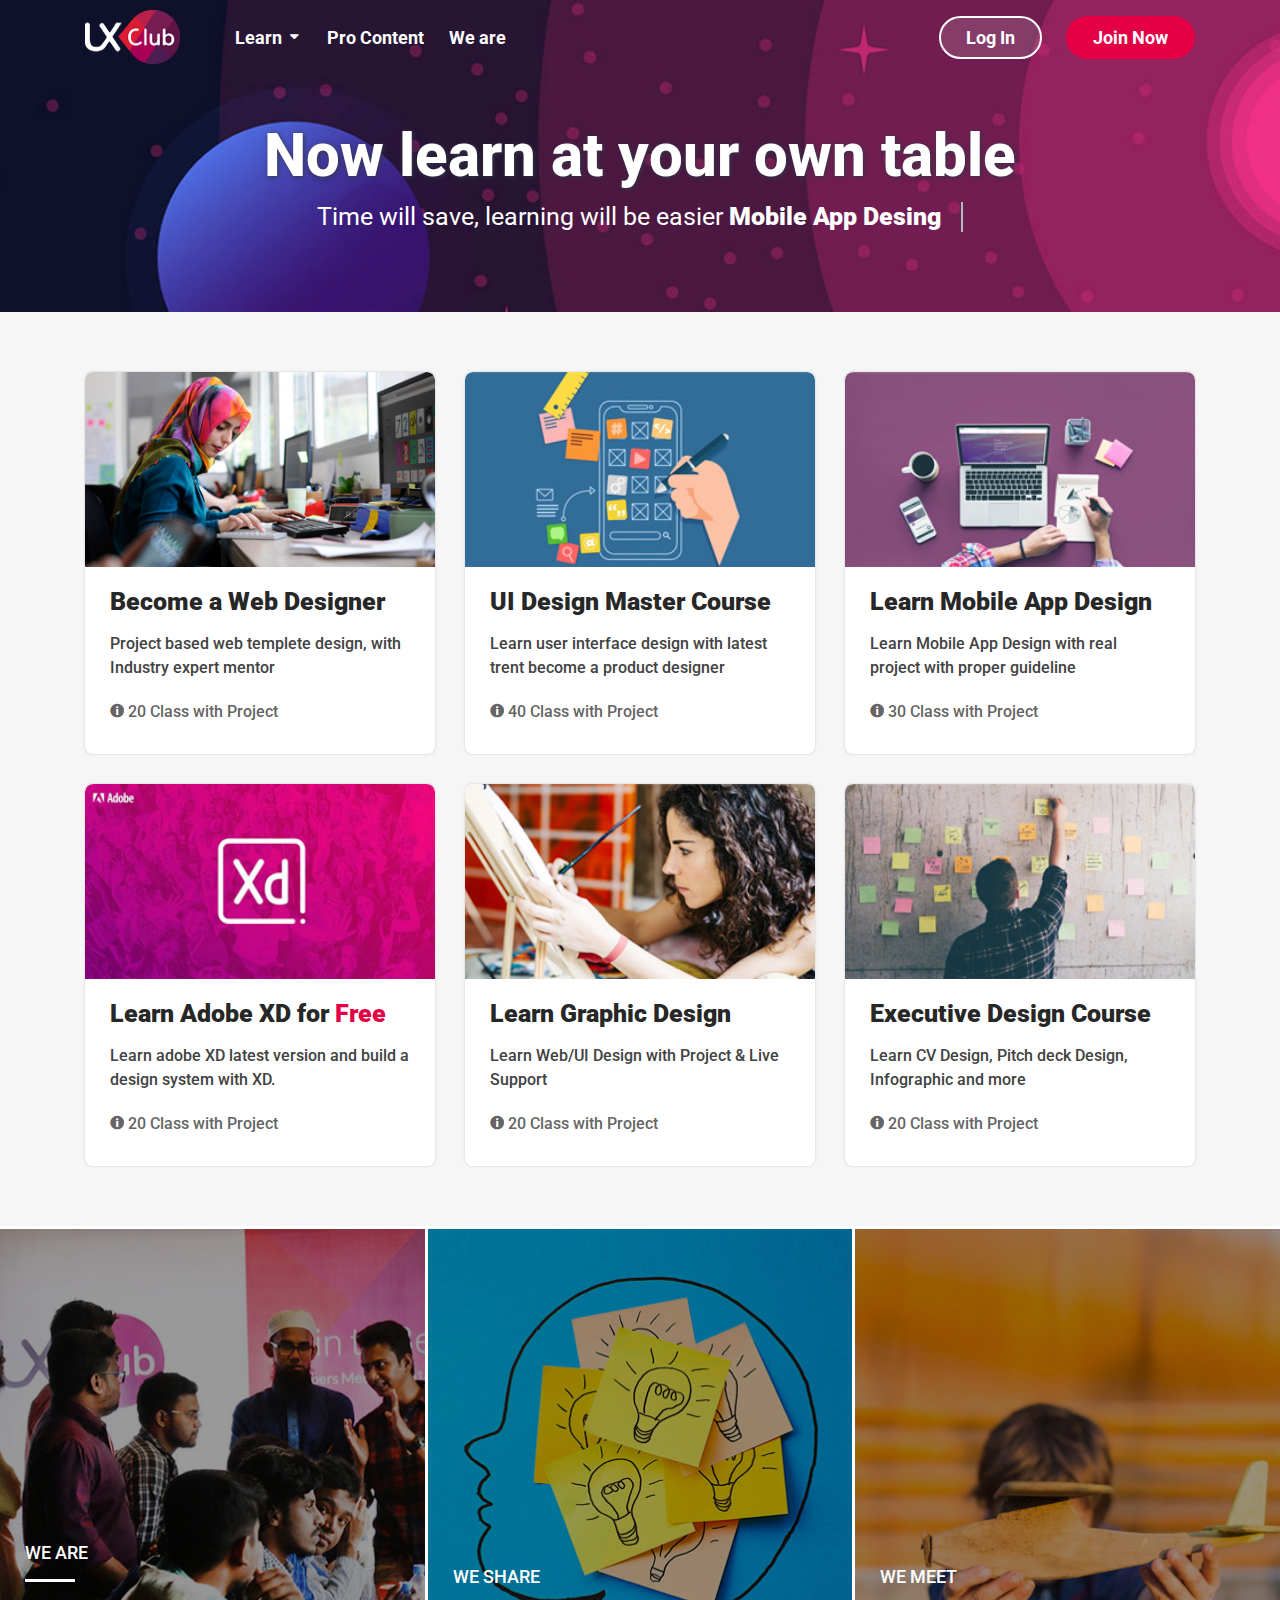
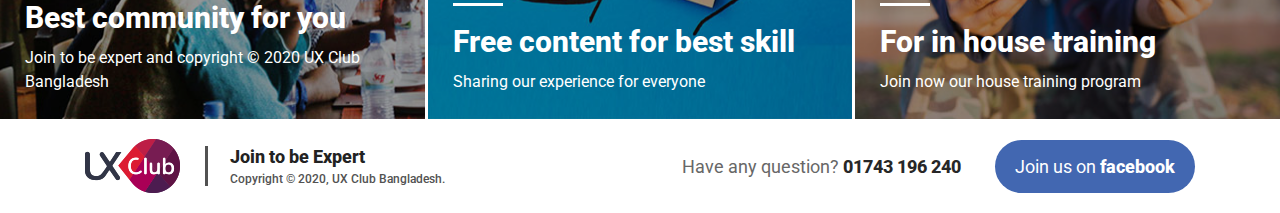
<file: index.html>
<!doctype html>
<html class="no-js" lang="en">

<head>

    <!--========= Required meta tags =========-->
    <meta charset="utf-8">
    <meta http-equiv="x-ua-compatible" content="ie=edge">
    <meta name="description" content="">
    <meta name="viewport" content="width=device-width, initial-scale=1, shrink-to-fit=no">

    <!--====== Title ======-->
    <title>Site Title</title>

    <!--====== Favicon ======-->
    <link rel="shortcut icon" href="assets/images/favicon.png" type="images/x-icon" />
    <!--====== bootstrap css ======-->
    <link rel="stylesheet" href="assets/css/bootstrap.min.css">
    <!--====== font-awesome css ======-->
    <link rel="stylesheet" href="assets/css/font-awesome.min.css">
    <link rel="stylesheet" href="assets/css/icofont.min.css">
    <link rel="stylesheet" href="assets/css/nice-select.css">
    <link rel="stylesheet" href="assets/css/animate-headline.css">
    <link rel="stylesheet" href="assets/css/owl.carousel.min.css">
    <!--====== Default css ======-->
    <link rel="stylesheet" href="assets/css/default.css">
    <!--====== style css ======-->
    <link rel="stylesheet" href="assets/css/style.css">
    <!--====== responsive css ======-->
    <link rel="stylesheet" href="assets/css/responsive.css">
    
</head>
    <!--[if lt IE 8]>
        <p class="browserupgrade">You are using an <strong>outdated</strong> browser. Please <a href="http://browsehappy.com/">upgrade your browser</a> to improve your experience.</p>
    <![endif]-->
<body>

    <div class="overlayed"></div>

    <!-- header area start -->
    <header class="header-area">
        <div class="container">
            <div class="row">
                <div class="col-md-8">
                    <div class="header-left">
                        <a href="index.html" class="site-logo">
                            <img src="assets/images/logo.png" alt="">
                        </a>
                        <div class="mainmenu">
                            <ul id="navMenu">
                                <li class="has-submenu"><a href="inner-page-before.html">Learn</a>
                                    <ul class="has-sub-menu">
                                        <li><a href="#">Submenu 1</a></li>
                                        <li><a href="#">Submenu 2</a></li>
                                    </ul>
                                </li>
                                <li><a href="inner-page-after.html">Pro Content</a></li>
                                <li><a href="about.html">We are</a></li>
                            </ul>
                        </div>
                        <div class="sideicon">
                            <input type="checkbox" class="navigation__checkbox" id="navi-toggle">
                            <label for="navi-toggle" class="navigation__button">
                                <span class="navigation__icon">&nbsp;</span>
                            </label>
                        </div>
                    </div>
                </div>
                <div class="col-md-4 my-auto">
                    <div class="header-buttons">
                        <a href="login.html" class="site-button">Log In</a>
                        <a href="singup.html" class="site-button borderd">Join Now</a>
                    </div>
                </div>
            </div>
        </div>
    </header>
    <!-- header area end -->

    <!-- hamburger menu start -->
    <div class="hamburger-menu">
        <div class="sidebarlists">
            <div class="crossbars">
                <button></button>
            </div>
            <ul>
                <li><a href="inner-page-before.html">Learn</a>
                    <ul>
                        <li><a href="#">Submenu 1</a></li>
                        <li><a href="#">Submenu 2</a></li>
                    </ul>
                </li>
                <li><a href="inner-page-after.html">Pro Content</a></li>
                <li><a href="about.html">We are</a></li>
            </ul>
        </div>
    </div>
    <!-- hamburger menu end -->

    <!-- hero area start -->
    <section class="hero-area bg_img" data-background="assets/images/hero-bg.jpg">
        <div class="container">
            <div class="row justify-content-center">
                <div class="col-lg-10 text-center">
                    <h2 class="title">Now learn at your own table</h2>
                    <h4 class="sub-title cd-headline clip is-full-width">Time will save, learning will be easier
                        <span class="cd-words-wrapper">
                            <b class="is-visible">Mobile App Desing</b>
                            <b>PSD Desing</b>
                            <b>Template Desing</b>
                            <b>Ux Design</b>
                        </span></h4>
                </div>
            </div>
        </div>
    </section>
    <!-- hero area end -->

    <!-- course section start -->
    <section class="courses-area pb-60">
        <div class="container">
            <div class="row mt-none-30">
                <div class="col-lg-4 col-md-6">
                    <div class="single-course mt-30">
                        <div class="course-img">
                            <a href="inner-page-before.html"><img src="assets/images/course-1.jpg" alt="Course 1"></a>
                        </div>
                        <a href="inner-page-before.html">
                            <h4 class="title">Become a Web Designer</h4>
                        </a>
                        <p>Project based web templete design, with
                            Industry expert mentor</p>
                        <span class="course-meta">
                            <i class="fa fa-exclamation-circle" aria-hidden="true"></i> 20
                            Class with Project
                        </span>
                    </div>
                </div>
                <div class="col-lg-4 col-md-6">
                    <div class="single-course mt-30">
                        <div class="course-img">
                            <a href="course-inner-page.html"><img src="assets/images/course-2.jpg" alt="Course 1"></a>
                        </div>
                        <a href="course-inner-page.html">
                            <h4 class="title">UI Design Master Course</h4>
                        </a>
                        <p>Learn user interface design with
                            latest trent become a product designer</p>
                        <span class="course-meta">
                            <i class="fa fa-exclamation-circle" aria-hidden="true"></i> 40
                            Class with Project
                        </span>
                    </div>
                </div>
                <div class="col-lg-4 col-md-6">
                    <div class="single-course mt-30">
                        <div class="course-img">
                            <a href="#"><img src="assets/images/course-3.jpg" alt="Course 1"></a>
                        </div>
                        <a href="#">
                            <h4 class="title">Learn Mobile App Design</h4>
                        </a>
                        <p>Learn Mobile App Design with real project
                            with proper guideline</p>
                        <span class="course-meta">
                            <i class="fa fa-exclamation-circle" aria-hidden="true"></i> 30
                            Class with Project
                        </span>
                    </div>
                </div>
                <div class="col-lg-4 col-md-6">
                    <div class="single-course mt-30">
                        <div class="course-img">
                            <a href="#"><img src="assets/images/course-4.jpg" alt="Course 1"></a>
                        </div>
                        <a href="#">
                            <h4 class="title">Learn Adobe XD for <span>Free</span></h4>
                        </a>
                        <p>Learn adobe XD latest version
                            and build a design system with XD.</p>
                        <span class="course-meta">
                            <i class="fa fa-exclamation-circle" aria-hidden="true"></i> 20
                            Class with Project
                        </span>
                    </div>
                </div>
                <div class="col-lg-4 col-md-6">
                    <div class="single-course mt-30">
                        <div class="course-img">
                            <a href="#"><img src="assets/images/course-5.jpg" alt="Course 1"></a>
                        </div>
                        <a href="#">
                            <h4 class="title">Learn Graphic Design</h4>
                        </a>
                        <p>Learn Web/UI Design with Project
                            & Live Support</p>
                        <span class="course-meta">
                            <i class="fa fa-exclamation-circle" aria-hidden="true"></i> 20
                            Class with Project
                        </span>
                    </div>
                </div>
                <div class="col-lg-4 col-md-6">
                    <div class="single-course mt-30">
                        <div class="course-img">
                            <a href="#"><img src="assets/images/course-6.jpg" alt="Course 1"></a>
                        </div>
                        <a href="#">
                            <h4 class="title">Executive Design Course</h4>
                        </a>
                        <p>Learn CV Design, Pitch deck Design,
                            Infographic and more</p>
                        <span class="course-meta">
                            <i class="fa fa-exclamation-circle" aria-hidden="true"></i> 20
                            Class with Project
                        </span>
                    </div>
                </div>
            </div>
        </div>
    </section>
    <!-- course section end -->

    <!-- blog section start -->
    <section class="blog-area">
        <div class="container-fluid">
            <div class="row no-gutters">
                <div class="col-lg-4">
                    <div class="single-post">
                        <div class="thumb bg_img" data-background="assets/images/blog-1.jpg" data-overlay="4"></div>
                        <div class="content">
                            <h4 class="sub-title">WE ARE</h4>
                            <a href="#">
                                <h2 class="title">Best community for you</h2>
                            </a>
                            <p>Join to be expert and copyright &copy; 2020 UX Club Bangladesh</p>
                        </div>
                    </div>
                </div>
                <div class="col-lg-4">
                    <div class="single-post">
                        <div class="thumb bg_img" data-background="assets/images/blog-2.jpg" data-overlay="4"></div>
                        <div class="content">
                            <h4 class="sub-title">WE SHARE</h4>
                            <a href="#">
                                <h2 class="title">Free content for best skill</h2>
                            </a>
                            <p>Sharing our experience for everyone</p>
                        </div>
                    </div>
                </div>
                <div class="col-lg-4">
                    <div class="single-post">
                        <div class="thumb bg_img" data-background="assets/images/blog-3.jpg" data-overlay="4"></div>
                        <div class="content">
                            <h4 class="sub-title">WE MEET</h4>
                            <a href="#">
                                <h2 class="title">For in house training</h2>
                            </a>
                            <p>Join now our house training program</p>
                        </div>
                    </div>
                </div>
            </div>
        </div>
    </section>
    <!-- blog section end -->

    <footer class="footer-area">
        <div class="container">
            <div class="row">
                <div class="col-lg-6">
                    <div class="footer-left">
                        <a href="index.html" class="footer-logo">
                            <img src="assets/images/footer-logo.png" alt="">
                        </a>
                        <div class="tagline">
                            <h4>Join to be Expert<span>Copyright &copy; 2020, UX Club Bangladesh.</span></h4>
                        </div>
                    </div>
                </div>
                <div class="col-lg-6 my-auto">
                    <div class="footer-right">
                        <a href="tel:01743196240" class="call-button"><span>Have any question?</span> 01743 196 240</a>
                        <a href="#" class="fb-button"><span>Join us on</span> facebook</a>
                    </div>
                </div>
            </div>
        </div>
    </footer>

    <!--========= jquery js =========-->
    <script src="assets/js/jquery-2.2.4.min.js"></script>
    <!--========= Bootstrap js =========-->
    <script src="assets/js/bootstrap.min.js"></script>
    <!--========= meanmenu js =========-->
    <script src="assets/js/jquery.nice-select.min.js"></script>
    <script src="assets/js/lightcase.js"></script>
    <script src="assets/js/animate-headline.js"></script>
    <script src="assets/js/owl.carousel.min.js"></script>
    <!--========= main js =========-->
    <script src="assets/js/main.js"></script>
</body>

</html>
</file>
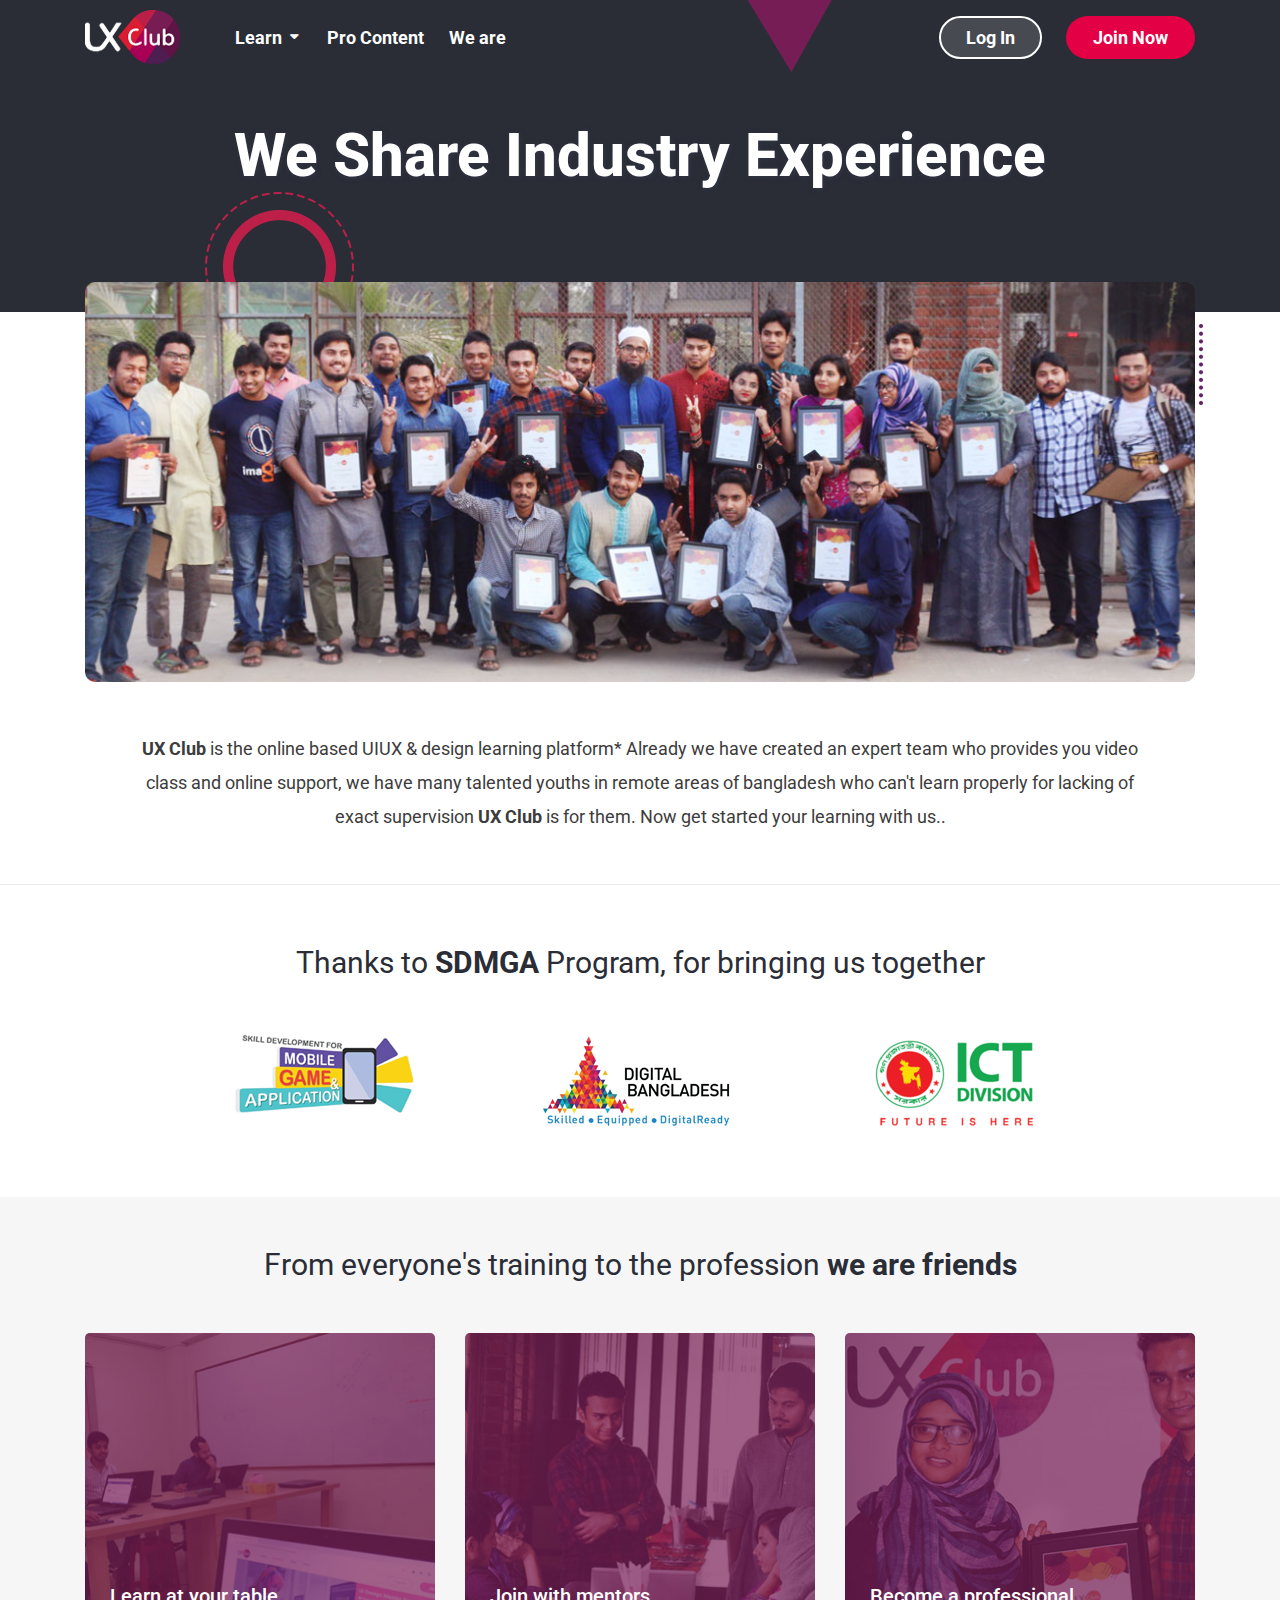
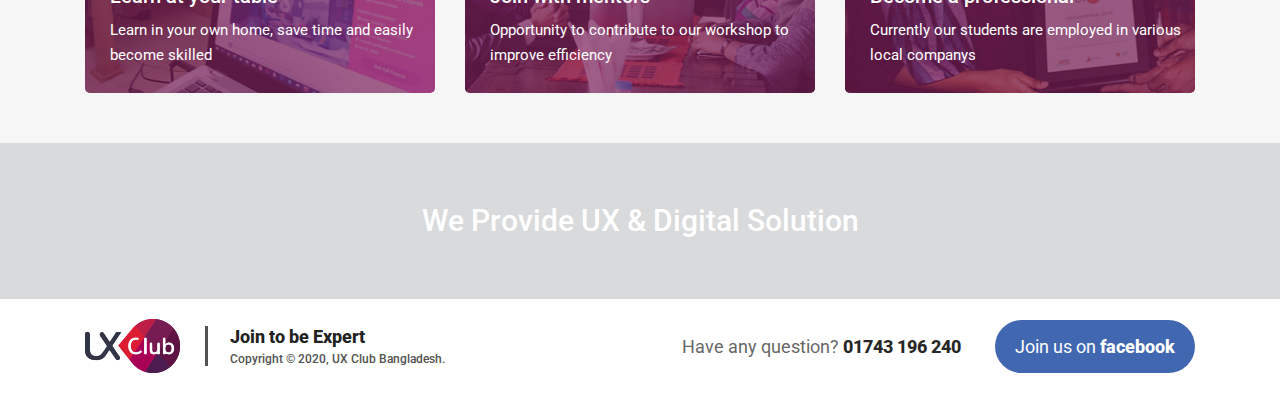
<file: about.html>
<!doctype html>
<html class="no-js" lang="en">

<head>

    <!--========= Required meta tags =========-->
    <meta charset="utf-8">
    <meta http-equiv="x-ua-compatible" content="ie=edge">
    <meta name="description" content="">
    <meta name="viewport" content="width=device-width, initial-scale=1, shrink-to-fit=no">

    <!--====== Title ======-->
    <title>Site Title</title>

    <!--====== Favicon ======-->
    <link rel="shortcut icon" href="assets/images/favicon.png" type="images/x-icon" />
    <!--====== bootstrap css ======-->
    <link rel="stylesheet" href="assets/css/bootstrap.min.css">
    <!--====== font-awesome css ======-->
    <link rel="stylesheet" href="assets/css/font-awesome.min.css">
    <link rel="stylesheet" href="assets/css/icofont.min.css">
    <link rel="stylesheet" href="assets/css/nice-select.css">
    <link rel="stylesheet" href="assets/css/animate-headline.css">
    <link rel="stylesheet" href="assets/css/owl.carousel.min.css">
    <!--====== Default css ======-->
    <link rel="stylesheet" href="assets/css/default.css">
    <!--====== style css ======-->
    <link rel="stylesheet" href="assets/css/style.css">
    <!--====== responsive css ======-->
    <link rel="stylesheet" href="assets/css/responsive.css">

</head>
<!--[if lt IE 8]>
        <p class="browserupgrade">You are using an <strong>outdated</strong> browser. Please <a href="http://browsehappy.com/">upgrade your browser</a> to improve your experience.</p>
    <![endif]-->

<body>

    <div class="overlayed"></div>

    <!-- header area start -->
    <header class="header-area">
        <div class="container">
            <div class="row">
                <div class="col-md-8">
                    <div class="header-left">
                        <a href="index.html" class="site-logo">
                            <img src="assets/images/logo.png" alt="">
                        </a>
                        <div class="mainmenu">
                            <ul id="navMenu">
                                <li class="has-submenu"><a href="inner-page-before.html">Learn</a>
                                    <ul class="has-sub-menu">
                                        <li><a href="#">Submenu 1</a></li>
                                        <li><a href="#">Submenu 2</a></li>
                                    </ul>
                                </li>
                                <li><a href="inner-page-after.html">Pro Content</a></li>
                                <li><a href="about.html">We are</a></li>
                            </ul>
                        </div>
                        <div class="sideicon">
                            <input type="checkbox" class="navigation__checkbox" id="navi-toggle">
                            <label for="navi-toggle" class="navigation__button">
                                <span class="navigation__icon">&nbsp;</span>
                            </label>
                        </div>
                    </div>
                </div>
                <div class="col-md-4 my-auto">
                    <div class="header-buttons">
                        <a href="login.html" class="site-button">Log In</a>
                        <a href="singup.html" class="site-button borderd">Join Now</a>
                    </div>
                </div>
            </div>
        </div>
    </header>
    <!-- header area end -->

    <!-- hamburger menu start -->
    <div class="hamburger-menu">
        <div class="sidebarlists">
            <div class="crossbars">
                <button></button>
            </div>
            <ul>
                <li><a href="inner-page-before.html">Learn</a>
                    <ul>
                        <li><a href="#">Submenu 1</a></li>
                        <li><a href="#">Submenu 2</a></li>
                    </ul>
                </li>
                <li><a href="inner-page-after.html">Pro Content</a></li>
                <li><a href="about.html">We are</a></li>
            </ul>
        </div>
    </div>
    <!-- hamburger menu end -->

    <!-- hero area start -->
    <section class="hero-area about-page">
        <div class="container">
            <div class="row justify-content-center">
                <div class="col-lg-10 text-center">
                    <h2 class="title">We Share Industry Experience</h2>
                </div>
            </div>
        </div>
        <div class="about-shape">
            <span class="shape-1"><img src="assets/images/shape-1.png" alt=""></span>
            <span class="shape-2"><img src="assets/images/shape-2.png" alt=""></span>
            <span class="shape-3"><img src="assets/images/shape-3.png" alt=""></span>
            <span class="shape-4"><img src="assets/images/shape-4.png" alt=""></span>
        </div>
    </section>
    <!-- hero area end -->

    <!-- about content start -->
    <section class="about-area">
        <div class="container">
            <div class="row">
                <div class="col-md-12">
                    <div class="about-bg bg_img" data-background="assets/images/about-bg.jpg"></div>
                    <div class="about-content">
                        <p><span>UX Club</span> is the online based UIUX & design learning platform* Already we have
                            created an
                            expert team who provides
                            you video class and online support, we have many talented youths in remote areas of
                            bangladesh
                            who can't learn properly for lacking of exact supervision <span>UX Club</span> is for them.
                            Now get
                            started your learning with us.. </p>
                    </div>
                </div>
            </div>
        </div>
    </section>
    <!-- about content end -->

    <!-- togather area start -->
    <section class="togather-area">
        <div class="container">
            <div class="row justify-content-center">
                <div class="col-lg-10 text-center">
                    <div class="section-title">
                        <h2 class="title">Thanks to <span>SDMGA</span> Program, for bringing us together</h2>
                    </div>
                </div>
            </div>
            <div class="row justify-content-center">
                <div class="col-lg-10">
                    <div class="row mt-none-30">
                        <div class="col-md-4 mt-30">
                            <div class="single-togther-item">
                                <img src="assets/images/about-1.png" alt="">
                            </div>
                        </div>
                        <div class="col-md-4 mt-30">
                            <div class="single-togther-item">
                                <img src="assets/images/about-2.png" alt="">
                            </div>
                        </div>
                        <div class="col-md-4 mt-30">
                            <div class="single-togther-item">
                                <img src="assets/images/about-3.png" alt="">
                            </div>
                        </div>
                    </div>
                </div>
            </div>
        </div>
    </section>
    <!-- togather area end -->

    <!-- trainning area start -->
    <section class="trainning-area">
        <div class="container">
            <div class="row justify-content-center">
                <div class="col-lg-10 text-center">
                    <div class="section-title">
                        <h2 class="title">From everyone's training to the profession <span>we are friends</span></h2>
                    </div>
                </div>
            </div>
            <div class="row mt-none-30">
                <div class="col-md-4 mt-30">
                    <div class="single-trainning-item">
                        <div class="trainning-img" data-overlay="7">
                            <a href="#"><img src="assets/images/trainning-1.jpg" alt="Course 1"></a>
                        </div>
                        <div class="content">
                            <h4 class="title">Learn at your table</h4>
                            <p>Learn in your own home, save time and
                                easily become skilled</p>
                        </div>
                    </div>
                </div>
                <div class="col-md-4 mt-30">
                    <div class="single-trainning-item">
                        <div class="trainning-img" data-overlay="7">
                            <a href="#"><img src="assets/images/trainning-2.jpg" alt="Course 1"></a>
                        </div>
                        <div class="content">
                            <h4 class="title">Join with mentors</h4>
                            <p>Opportunity to contribute to our workshop
                                to improve efficiency</p>
                        </div>
                    </div>
                </div>
                <div class="col-md-4 mt-30">
                    <div class="single-trainning-item">
                        <div class="trainning-img" data-overlay="7">
                            <a href="#"><img src="assets/images/trainning-3.jpg" alt="Course 1"></a>
                        </div>
                        <div class="content">
                            <h4 class="title">Become a professional</h4>
                            <p>Currently our students are employed in
                                various local companys</p>
                        </div>
                    </div>
                </div>
            </div>
        </div>
    </section>
    <!-- trainning area end -->

    <!-- we provide section start -->
    <section class="we-provide-area">
        <div class="container">
            <div class="row">
                <div class="col-lg-12 text-center">
                    <h2 class="title">We Provide UX & Digital Solution</h2>
                </div>
            </div>
        </div>
    </section>
    <!-- we provide section end -->

    <!-- footer area start -->
    <footer class="footer-area">
        <div class="container">
            <div class="row">
                <div class="col-lg-6">
                    <div class="footer-left">
                        <a href="index.html" class="footer-logo">
                            <img src="assets/images/footer-logo.png" alt="">
                        </a>
                        <div class="tagline">
                            <h4>Join to be Expert<span>Copyright &copy; 2020, UX Club Bangladesh.</span></h4>
                        </div>
                    </div>
                </div>
                <div class="col-lg-6 my-auto">
                    <div class="footer-right">
                        <a href="tel:01743196240" class="call-button"><span>Have any question?</span> 01743 196 240</a>
                        <a href="#" class="fb-button"><span>Join us on</span> facebook</a>
                    </div>
                </div>
            </div>
        </div>
    </footer>

    <!--========= jquery js =========-->
    <script src="assets/js/jquery-2.2.4.min.js"></script>
    <!--========= Bootstrap js =========-->
    <script src="assets/js/bootstrap.min.js"></script>
    <!--========= meanmenu js =========-->
    <script src="assets/js/jquery.nice-select.min.js"></script>
    <script src="assets/js/lightcase.js"></script>
    <script src="assets/js/animate-headline.js"></script>
    <script src="assets/js/owl.carousel.min.js"></script>
    <!--========= main js =========-->
    <script src="assets/js/main.js"></script>
</body>

</html>
</file>
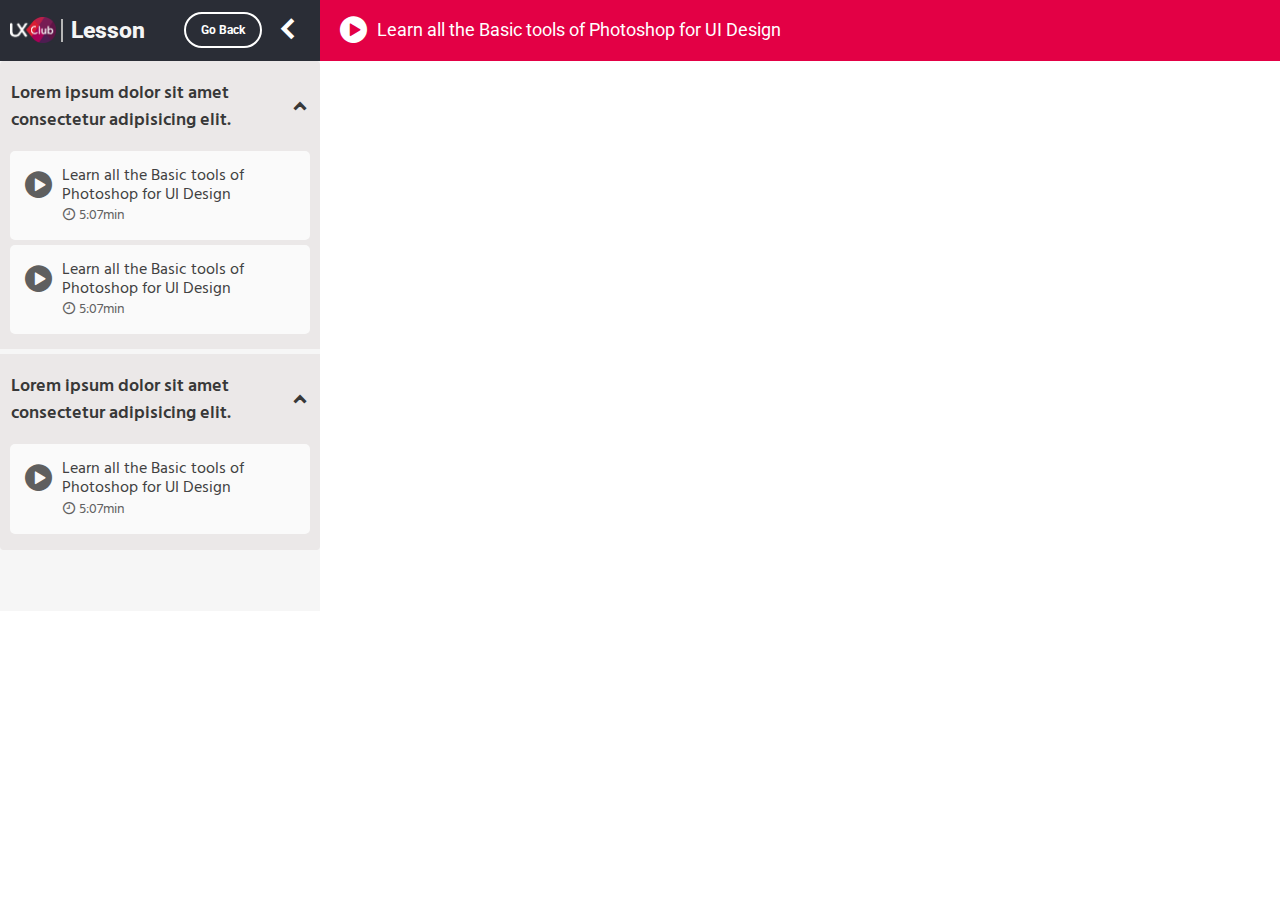
<file: course-inner-page.html>
<!doctype html>
<html class="no-js" lang="en">

<head>

    <!--========= Required meta tags =========-->
    <meta charset="utf-8">
    <meta http-equiv="x-ua-compatible" content="ie=edge">
    <meta name="description" content="">
    <meta name="viewport" content="width=device-width, initial-scale=1, shrink-to-fit=no">

    <!--====== Title ======-->
    <title>Site Title</title>

    <!--====== Favicon ======-->
    <link rel="shortcut icon" href="assets/images/favicon.png" type="images/x-icon" />
    <!--====== bootstrap css ======-->
    <link rel="stylesheet" href="assets/css/bootstrap.min.css">
    <!--====== font-awesome css ======-->
    <link rel="stylesheet" href="assets/css/font-awesome.min.css">
    <link rel="stylesheet" href="assets/css/icofont.min.css">
    <link rel="stylesheet" href="assets/css/nice-select.css">
    <link rel="stylesheet" href="assets/css/lightcase.css">
    <link rel="stylesheet" href="assets/css/animate-headline.css">
    <link rel="stylesheet" href="assets/css/owl.carousel.min.css">
    <!--====== Default css ======-->
    <link rel="stylesheet" href="assets/css/default.css">
    <!--====== style css ======-->
    <link rel="stylesheet" href="assets/css/style.css">
    <!--====== responsive css ======-->
    <link rel="stylesheet" href="assets/css/responsive.css">

</head>
<!--[if lt IE 8]>
        <p class="browserupgrade">You are using an <strong>outdated</strong> browser. Please <a href="http://browsehappy.com/">upgrade your browser</a> to improve your experience.</p>
    <![endif]-->

<body>


    <!-- course video area start -->
    <section class="course-video course-inner-page">
        <div class="container-fluid">
            <div class="row">
                <div class="col-md-3">
                    <div class="course-page-heading">
                        <a href="index.html" class="course-page-logo"><img src="assets/images/logo.png" alt=""></a>
                        <h2 class="title">Lesson</h2>
                        <a href="#" class="site-btn">Go Back</a>
                        <a href="#" class="collapse-bt"><i class="icofont-simple-left"></i></a>
                    </div>
                    <div class="course-video-content">
                        <div class="panel-group accordion course" id="accordion" role="tablist" role="tablist"
                            aria-multiselectable="true">
                            <div class="panel panel-default card">
                                <div class="panel-heading" role="tab" id="coursHeadingOne">
                                    <h4 class="panel-title subtitle">
                                        <a class="btn btn-link" role="button" data-toggle="collapse" href="#curseOne"
                                            aria-expanded="true" aria-controls="curseOne">
                                            Lorem ipsum dolor sit amet consectetur adipisicing elit.
                                        </a>
                                    </h4>
                                </div>
                                <div id="curseOne" class="panel-collapse collapse in show" role="tabpanel"
                                    aria-labelledby="coursHeadingOne">
                                    <div class="card-body">
                                        <div class="course-videos">
                                            <div class="single-videos">
                                                <div class="single-video-left">
                                                    <a href="#" class="play-btn"><i
                                                            class="icofont-play-alt-1"></i></a>
                                                    <div class="content">
                                                        <ul class="nav" role="tablist">
                                                            <li class="nav-item">
                                                                <a href="#tab-1" class="nav-link" role="tab"
                                                                    data-toggle="tab">
                                                                    <h5 class="title">Learn all the Basic tools of
                                                                        Photoshop for
                                                                        UI Design</h5>
                                                                </a>
                                                            </li>
                                                        </ul>
                                                        <span class="video-duratio"><i class="icofont-clock-time"></i>
                                                            5:07min</span>
                                                    </div>
                                                </div>
                                            </div>
                                            <div class="single-videos">
                                                <div class="single-video-left">
                                                    <a href="#" class="play-btn"><i
                                                            class="icofont-play-alt-1"></i></a>
                                                    <div class="content">
                                                        <ul class="nav" role="tablist">
                                                            <li class="nav-item">
                                                                <a href="#tab-2" class="nav-link" role="tab"
                                                                    data-toggle="tab">
                                                                    <h5 class="title">Learn all the Basic tools of
                                                                        Photoshop for
                                                                        UI Design</h5>
                                                                </a>
                                                            </li>
                                                        </ul>
                                                        <span class="video-duratio"><i class="icofont-clock-time"></i>
                                                            5:07min</span>
                                                    </div>
                                                </div>
                                            </div>
                                        </div>
                                    </div>
                                </div>
                            </div>
                            <div class="panel panel-default card">
                                <div class="panel-heading" role="tab" id="coursHeadingTwo">
                                    <h4 class="panel-title subtitle">
                                        <a class="btn btn-link" role="button" data-toggle="collapse" href="#curseTwo"
                                            aria-expanded="true" aria-controls="curseTwo">
                                            Lorem ipsum dolor sit amet consectetur adipisicing elit.
                                        </a>
                                    </h4>
                                </div>
                                <div id="curseTwo" class="panel-collapse collapse in show" role="tabpanel"
                                    aria-labelledby="coursHeadingTwo">
                                    <div class="card-body">
                                        <div class="course-videos">
                                            <div class="single-videos">
                                                <div class="single-video-left">
                                                    <a href="" class="play-btn"><i
                                                            class="icofont-play-alt-1"></i></a>
                                                    <div class="content">
                                                        <ul class="nav" role="tablist">
                                                            <li class="nav-item">
                                                                <a href="#tab-3" class="nav-link" role="tab"
                                                                    data-toggle="tab">
                                                                    <h5 class="title">Learn all the Basic tools of
                                                                        Photoshop for
                                                                        UI Design</h5>
                                                                </a>
                                                            </li>
                                                        </ul>
                                                        <span class="video-duratio"><i class="icofont-clock-time"></i>
                                                            5:07min</span>
                                                    </div>
                                                </div>
                                            </div>
                                        </div>
                                    </div>
                                </div>
                            </div>
                        </div>
                    </div>
                </div>
                <div class="col-md-9">
                    <div class="tab-content">
                        <div role="tabpanel" class="tab-pane fade in active show" id="tab-1">
                            <div class="single-video-left video-title">
                                <a class="play-btn">
                                    <i class="icofont-play-alt-1"></i>
                                </a>
                                <div class="content">
                                    <h5 class="title">Learn all the Basic tools of Photoshop for
                                        UI Design</h5>
                                </div>
                            </div>
                            <div class="tab-video">
                                <div class="embed-responsive embed-responsive-16by9">
                                    <iframe class="embed-responsive-item"
                                        src="https://www.youtube.com/embed/5ttHECYOezQ" allowfullscreen></iframe>
                                </div>
                            </div>
                        </div>
                        <div role="tabpanel" class="tab-pane fade" id="tab-2">
                            <div class="single-video-left video-title">
                                <a class="play-btn">
                                    <i class="icofont-play-alt-1"></i>
                                </a>
                                <div class="content">
                                    <h5 class="title">Learn all the Basic tools of Photoshop for
                                        UI Design</h5>
                                </div>
                            </div>
                            <div class="tab-video">
                                <div class="embed-responsive embed-responsive-16by9">
                                    <iframe class="embed-responsive-item"
                                        src="https://www.youtube.com/embed/OUjM6vRZbb0" allowfullscreen></iframe>
                                </div>
                            </div>
                        </div>
                        <div role="tabpanel" class="tab-pane fade" id="tab-3">
                            <div class="single-video-left video-title">
                                <a class="play-btn">
                                    <i class="icofont-play-alt-1"></i>
                                </a>
                                <div class="content">
                                    <h5 class="title">Learn all the Basic tools of Photoshop for
                                        UI Design</h5>
                                </div>
                            </div>
                            <div class="tab-video">
                                <div class="embed-responsive embed-responsive-16by9">
                                    <iframe class="embed-responsive-item"
                                        src="https://www.youtube.com/embed/0EayVa9QPhY" allowfullscreen></iframe>
                                </div>
                            </div>
                        </div>
                    </div>
                </div>
            </div>
        </div>
    </section>
    <!-- course video area end -->

    <!--========= jquery js =========-->
    <script src="assets/js/jquery-2.2.4.min.js"></script>
    <!--========= Bootstrap js =========-->
    <script src="assets/js/bootstrap.min.js"></script>
    <!--========= meanmenu js =========-->
    <script src="assets/js/jquery.nice-select.min.js"></script>
    <script src="assets/js/lightcase.js"></script>
    <script src="assets/js/animate-headline.js"></script>
    <script src="assets/js/owl.carousel.min.js"></script>
    <!--========= main js =========-->
    <script src="assets/js/main.js"></script>
</body>

</html>
</file>
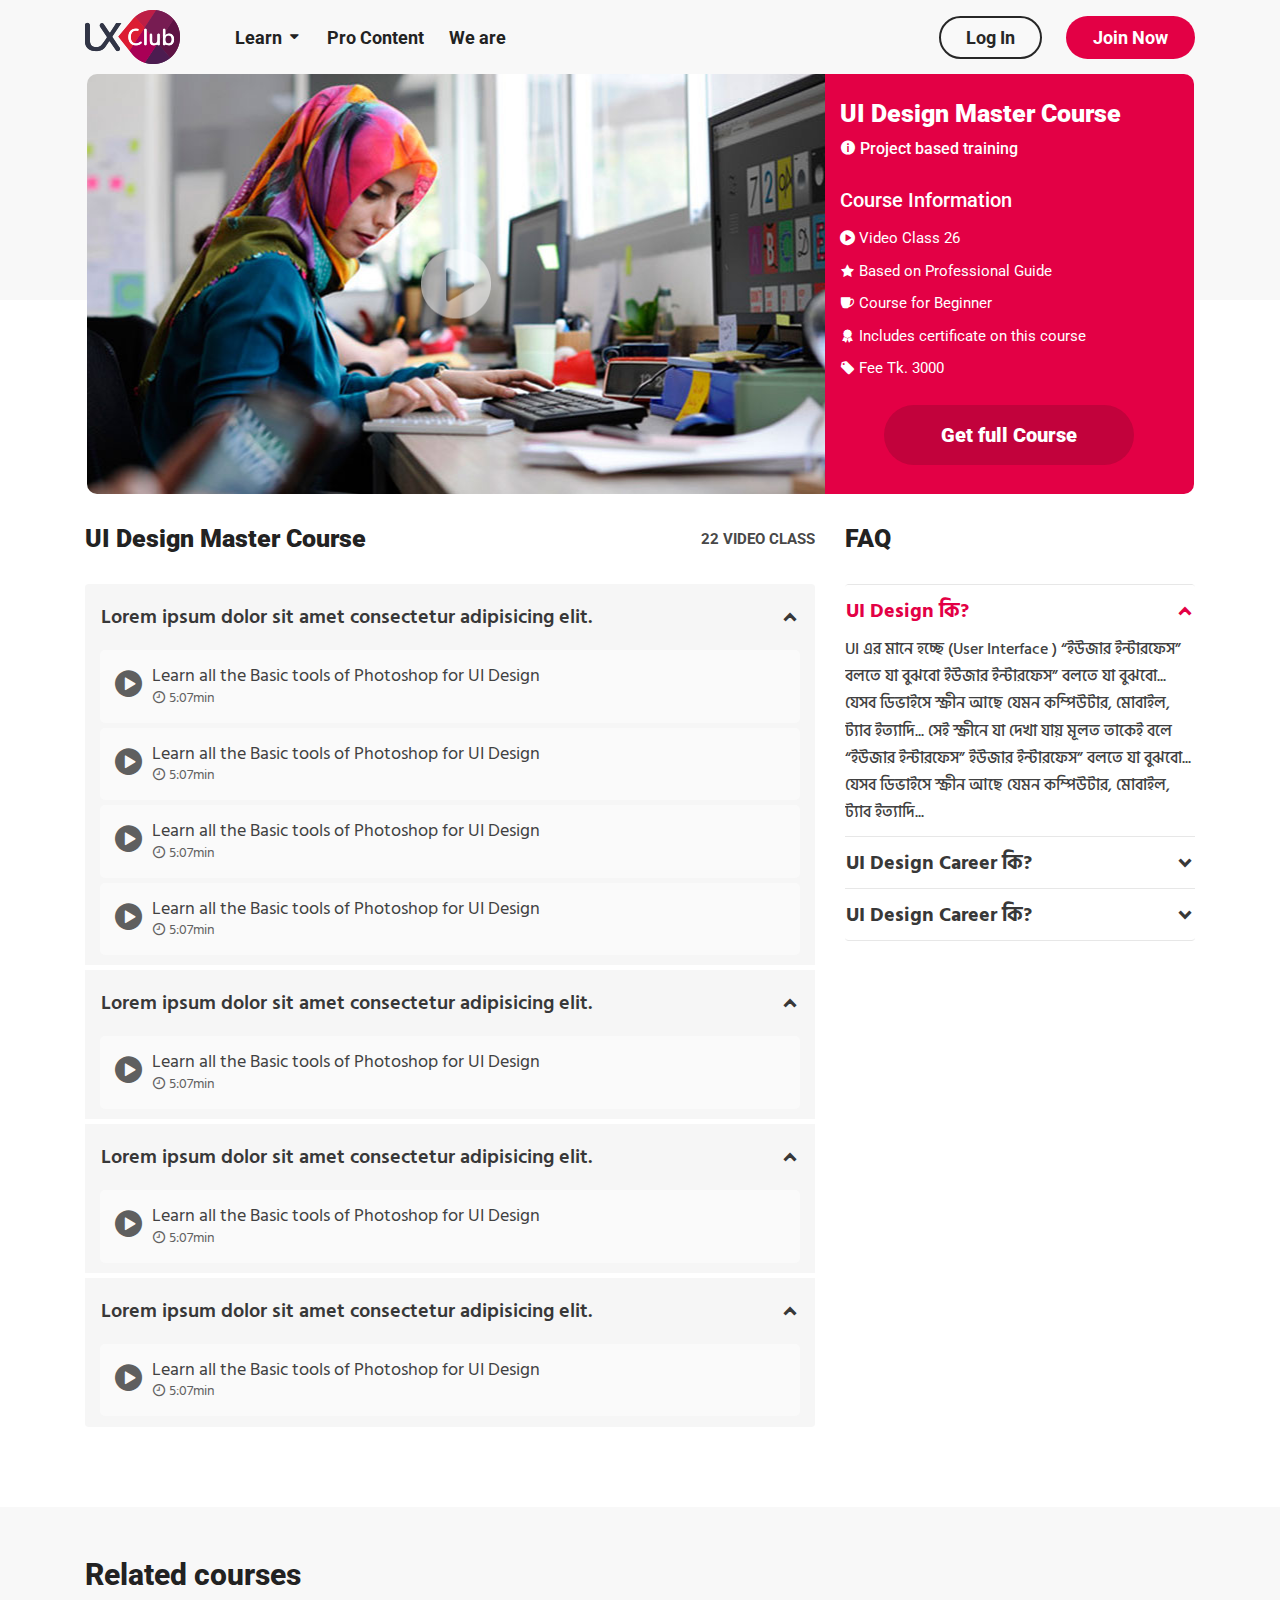
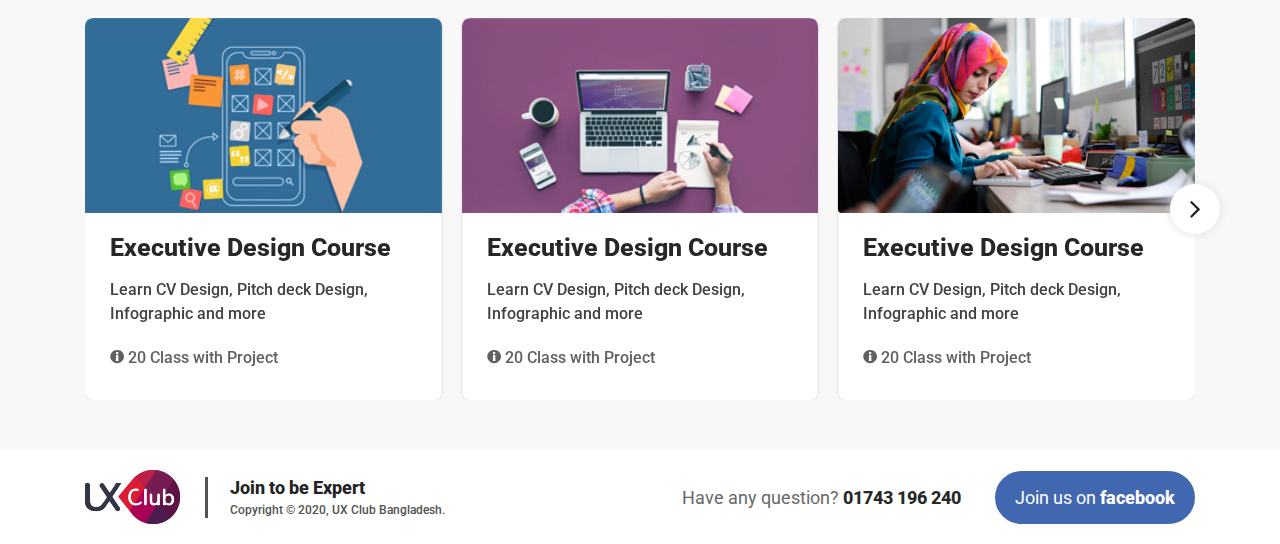
<file: inner-page-after.html>
<!doctype html>
<html class="no-js" lang="en">

<head>

    <!--========= Required meta tags =========-->
    <meta charset="utf-8">
    <meta http-equiv="x-ua-compatible" content="ie=edge">
    <meta name="description" content="">
    <meta name="viewport" content="width=device-width, initial-scale=1, shrink-to-fit=no">

    <!--====== Title ======-->
    <title>Site Title</title>

    <!--====== Favicon ======-->
    <link rel="shortcut icon" href="assets/images/favicon.png" type="images/x-icon" />
    <!--====== bootstrap css ======-->
    <link rel="stylesheet" href="assets/css/bootstrap.min.css">
    <!--====== font-awesome css ======-->
    <link rel="stylesheet" href="assets/css/font-awesome.min.css">
    <link rel="stylesheet" href="assets/css/icofont.min.css">
    <link rel="stylesheet" href="assets/css/nice-select.css">
    <link rel="stylesheet" href="assets/css/lightcase.css">
    <link rel="stylesheet" href="assets/css/animate-headline.css">
    <link rel="stylesheet" href="assets/css/owl.carousel.min.css">
    <!--====== Default css ======-->
    <link rel="stylesheet" href="assets/css/default.css">
    <!--====== style css ======-->
    <link rel="stylesheet" href="assets/css/style.css">
    <!--====== responsive css ======-->
    <link rel="stylesheet" href="assets/css/responsive.css">

</head>
<!--[if lt IE 8]>
        <p class="browserupgrade">You are using an <strong>outdated</strong> browser. Please <a href="http://browsehappy.com/">upgrade your browser</a> to improve your experience.</p>
    <![endif]-->

<body>
    <div class="overlayed"></div>
    <!-- header area start -->
    <header class="header-area page">
        <div class="container">
            <div class="row">
                <div class="col-md-8">
                    <div class="header-left">
                        <a href="index.html" class="site-logo">
                            <img src="assets/images/footer-logo.png" alt="">
                        </a>
                        <div class="mainmenu">
                            <ul id="navMenu">
                                <li class="has-submenu"><a href="inner-page-before.html">Learn</a>
                                    <ul class="has-sub-menu">
                                        <li><a href="#">Submenu 1</a></li>
                                        <li><a href="#">Submenu 2</a></li>
                                    </ul>
                                </li>
                                <li><a href="inner-page-after.html">Pro Content</a></li>
                                <li><a href="about.html">We are</a></li>
                            </ul>
                        </div>
                        <div class="sideicon">
                            <input type="checkbox" class="navigation__checkbox" id="navi-toggle">
                            <label for="navi-toggle" class="navigation__button">
                                <span class="navigation__icon">&nbsp;</span>
                            </label>
                        </div>
                    </div>
                </div>
                <div class="col-md-4 my-auto">
                    <div class="header-buttons">
                        <a href="login.html" class="site-button">Log In</a>
                        <a href="singup.html" class="site-button borderd">Join Now</a>
                    </div>
                </div>
            </div>
        </div>
    </header>
    <!-- header area end -->

<!-- popup area start -->
<div class="for-loginmethod payment-option">
    <!-- Modal -->
    <div class="modal fade" id="exampleModalCenter3" tabindex="-1" role="dialog"
        aria-labelledby="exampleModalCenterTitle" aria-hidden="true">
        <div class="modal-dialog modal-dialog-centered" role="document">
            <div class="modal-content">
                <div class="modal-header">
                    <button type="button" class="close" data-dismiss="modal" aria-label="Close">
                        <span aria-hidden="true"><i class="icofont-close"></i></span>
                    </button>
                </div>
                <div class="modal-body">
                    <div class="log-inpagess">
                        <div class="login-content next-h4">
                            <div class="row">
                                <div class="col">
                                    <div class="notice-box payment">
                                        <h2 class="title">Pay the Course fee*</h2>
                                        <p>Professional Graphic Design</p>
                                        <div class="price">
                                            <span><i class="icofont-taka"></i> 1500</span>
                                        </div>
                                    </div>
                                    <div class="loginforms1">
                                        <div class="payment-gatway">
                                            <div class="rocket-by">
                                                <p>Pay course fee* via
                                                    <a href="#" class="bkashh1 active">bKash</a>
                                                    or
                                                    <a href="#" class="rocketts">Rocket</a>
                                                </p>
                                            </div>
                                            <div class="login-us trxid bkash active">
                                                <form action="">
                                                    <lable for="bkash">
                                                        <img src="assets/images/bkash.png" alt="">
                                                    </lable>
                                                    <span class="trans-text">Confirm with the <span>TrxID</span>
                                                        after making the
                                                        payment</span>
                                                    <div class="try-thisfield got red-submit">
                                                        <input type="text" name="bkash" placeholder="Enter TrxID :">

                                                        <button type="submit" class="logs1">Submit</button>
                                                    </div>
                                                </form>
                                            </div>
                                            <div class="login-us trxid rocket">
                                                <form action="">
                                                    <lable for="rocket"><img src="assets/images/rocketss.png" alt="">
                                                    </lable>
                                                    <span class="trans-text">Confirm with the TrxID after making
                                                        the
                                                        payment</span>
                                                    <div class="try-thisfield got red-submit">
                                                        <input type="text" name="rocket" placeholder="Enter TrxID :">

                                                        <button type="submit" class="logs1">Submit</button>
                                                    </div>
                                                </form>
                                            </div>
                                        </div>
                                    </div>
                                    <div class="repare-pass">
                                        <div class="log-into">
                                            <div class="call-usw">
                                                <p>Call for Help : <a href="tel:01743 196 240">01743
                                                        196 240</a></p>
                                            </div>
                                        </div>
                                    </div>
                                </div>
                                <div class="col tshirt-img my-auto">
                                    <img src="assets/images/offer.png" alt="">
                                </div>
                            </div>
                        </div>
                    </div>
                </div>
            </div>
        </div>
    </div>
    <!-- Modal -->
</div>

<div class="for-loginmethod payment-option account-detials">
    <!-- Modal -->
    <div class="modal fade" id="exampleModalCenter4" tabindex="-1" role="dialog"
        aria-labelledby="exampleModalCenterTitle" aria-hidden="true">
        <div class="modal-dialog modal-dialog-centered" role="document">
            <div class="modal-content">
                <div class="modal-header">
                    <button type="button" class="close" data-dismiss="modal" aria-label="Close">
                        <span aria-hidden="true"><i class="icofont-close"></i></span>
                    </button>
                </div>
                <div class="modal-body">
                    <div class="log-inpagess">
                        <div class="login-content next-h4">
                            <div class="row">
                                <div class="col">
                                    <div class="single-course">
                                        <div class="course-img">
                                            <img src="assets/images/course-2.jpg" alt="Course 1">
                                        </div>
                                        <h4 class="title">Executive Design Course</h4>
                                        <p>Learn CV Design, Pitch deck Design,
                                            Infographic and more</p>
                                        <span class="course-meta">
                                            <i class="fa fa-exclamation-circle" aria-hidden="true"></i> 20
                                            Class with Project
                                        </span>
                                    </div>
                                    <div class="notice-box">
                                        <h4 class="title"><i class="icofont-exclamation-circle"></i> You want to
                                            take this course</h4>
                                        <p>Please continue with your details so that you will
                                            <span>create an account</span> and start learning</p>
                                    </div>
                                </div>
                                <div class="col">
                                    <div class="loginforms1 account-details">
                                        <h2 class="title">Your Details</h2>
                                        <form action="">
                                            <div class="login-us">
                                                <div class="form-group">
                                                    <input type="text" name="firstname" placeholder="First Name">
                                                </div>
                                                <div class="form-group">
                                                    <input type="text" name="lastname" placeholder="Last Name">
                                                </div>
                                                <div class="form-group">
                                                    <input type="email" name="email" placeholder="Email">
                                                </div>
                                                <div class="form-group">
                                                    <input type="tel" placeholder="Phone">
                                                </div>
                                                <div class="form-group">
                                                    <select name="subject">
                                                        <option data-display="Occupation">Occupation</option>
                                                        <option value="1">Student</option>
                                                        <option value="2">Freelancer </option>
                                                        <option value="3">Employed </option>
                                                        <option value="4">Business </option>
                                                        <option value="5">Other </option>
                                                    </select>
                                                </div>
                                                <div class="form-group">
                                                    <input type="password" name="password" placeholder="Password">
                                                </div>
                                                <div class="form-grou">
                                                    <label class="container-label">I agree to UX Club <a href="#">Terms
                                                            and
                                                            Conditions*</a>
                                                        <input type="checkbox">
                                                        <span class="checkmark"></span>
                                                    </label>
                                                </div>
                                                <a href="#" class="submit-btn" data-toggle="modal"
                                                    data-target="#exampleModalCenter3" data-dismiss="modal"
                                                    aria-label="Close">Continue</a>
                                            </div>
                                        </form>
                                    </div>
                                </div>
                            </div>
                        </div>
                    </div>
                </div>
            </div>
        </div>
    </div>
    <!-- Modal -->
</div>
<!-- popup area end -->

    <!-- hamburger menu start -->
    <div class="hamburger-menu">
        <div class="sidebarlists">
            <div class="crossbars">
                <button></button>
            </div>
            <ul>
                <li><a href="inner-page-before.html">Learn</a>
                    <ul>
                        <li><a href="#">Submenu 1</a></li>
                        <li><a href="#">Submenu 2</a></li>
                    </ul>
                </li>
                <li><a href="inner-page-after.html">Pro Content</a></li>
                <li><a href="about.html">We are</a></li>
            </ul>
        </div>
    </div>
    <!-- hamburger menu end -->

    <!-- inner course preview start -->
    <section class="inner-course-preview">
        <div class="container">
            <div class="row no-gutters">
                <div class="col-lg-8">
                    <a href="https://www.youtube.com/embed/4xe72U7mXNg?rel=0&amp;controls=1"
                        class="inner-course bg_img" data-overlay="4" data-background="assets/images/course-1.jpg"
                        data-rel="lightcase:myCollection:">
                        <span><img src="assets/images/play-btn.png" alt=""></span>
                    </a>
                </div>
                <div class="col-lg-4">
                    <div class="course-preview-details">
                        <h4 class="title">UI Design Master Course <span><i class="icofont-exclamation-circle"></i>
                                Project
                                based training</span>
                        </h4>
                        <div class="course-info">
                            <h5>Course Information</h5>
                            <ul>
                                <li><i class="icofont-play-alt-1"></i> Video Class 26</li>
                                <li><i class="icofont-star"></i> Based on Professional Guide</li>
                                <li><i class="icofont-coffee-cup"></i> Course for Beginner</li>
                                <li><i class="icofont-badge"></i> Includes certificate on this course</li>
                                <li><i class="icofont-tag"></i> Fee Tk. 3000</li>
                            </ul>
                            <a href="#" class="site-btn course" data-toggle="modal"
                                data-target="#exampleModalCenter3">Get full Course</a>
                        </div>
                    </div>
                </div>
            </div>
        </div>
    </section>
    <!-- inner course preview end -->

    <!-- course video area start -->
    <section class="course-video">
        <div class="container">
            <div class="row">
                <div class="col-lg-8">
                    <div class="course-video-content">
                        <div class="course-video-top">
                            <h4>UI Design Master Course</h4>
                            <span>22 Video Class</span>
                        </div>
                        <div class="panel-group accordion course" id="accordion" role="tablist"
                            aria-multiselectable="true">
                            <div class="panel panel-default card">
                                <div class="panel-heading" role="tab" id="coursHeadingOne">
                                    <h4 class="panel-title subtitle">
                                        <a class="btn btn-link" role="button" data-toggle="collapse" href="#curseOne"
                                            aria-expanded="true" aria-controls="curseOne">
                                            Lorem ipsum dolor sit amet consectetur adipisicing elit.
                                        </a>
                                    </h4>
                                </div>
                                <div id="curseOne" class="panel-collapse collapse in show" role="tabpanel"
                                    aria-labelledby="coursHeadingOne">
                                    <div class="card-body">
                                        <div class="course-videos">
                                            <div class="single-videos">
                                                <div class="single-video-left">
                                                    <a href="#" class="play-btn"><i class="icofont-play-alt-1"></i></a>
                                                    <div class="content">
                                                        <a href="#">
                                                            <h5 class="title">Learn all the Basic tools of Photoshop for
                                                                UI Design</h5>
                                                        </a>
                                                        <span class="video-duratio"><i class="icofont-clock-time"></i>
                                                            5:07min</span>
                                                    </div>
                                                </div>
                                                
                                            </div>
                                            <div class="single-videos">
                                                <div class="single-video-left">
                                                    <a href="#" class="play-btn"><i class="icofont-play-alt-1"></i></a>
                                                    <div class="content">
                                                        <a href="#">
                                                            <h5 class="title">Learn all the Basic tools of Photoshop for
                                                                UI Design</h5>
                                                        </a>
                                                        <span class="video-duratio"><i class="icofont-clock-time"></i>
                                                            5:07min</span>
                                                    </div>
                                                </div>
                                                
                                            </div>
                                            <div class="single-videos">
                                                <div class="single-video-left">
                                                    <a href="#" class="play-btn"><i class="icofont-play-alt-1"></i></a>
                                                    <div class="content">
                                                        <a href="#">
                                                            <h5 class="title">Learn all the Basic tools of Photoshop for
                                                                UI Design</h5>
                                                        </a>
                                                        <span class="video-duratio"><i class="icofont-clock-time"></i>
                                                            5:07min</span>
                                                    </div>
                                                </div>
                                                
                                            </div>
                                            <div class="single-videos">
                                                <div class="single-video-left">
                                                    <a href="#" class="play-btn"><i class="icofont-play-alt-1"></i></a>
                                                    <div class="content">
                                                        <a href="#">
                                                            <h5 class="title">Learn all the Basic tools of Photoshop for
                                                                UI Design</h5>
                                                        </a>
                                                        <span class="video-duratio"><i class="icofont-clock-time"></i>
                                                            5:07min</span>
                                                    </div>
                                                </div>
                                                
                                            </div>
                                        </div>
                                    </div>
                                </div>
                            </div>
                            <div class="panel panel-default card">
                                <div class="panel-heading" role="tab" id="coursHeadingTwo">
                                    <h4 class="panel-title subtitle">
                                        <a class="btn btn-link" role="button" data-toggle="collapse" href="#curseTwo"
                                            aria-expanded="true" aria-controls="curseTwo">
                                            Lorem ipsum dolor sit amet consectetur adipisicing elit.
                                        </a>
                                    </h4>
                                </div>
                                <div id="curseTwo" class="panel-collapse collapse in show" role="tabpanel"
                                    aria-labelledby="coursHeadingTwo">
                                    <div class="card-body">
                                        <div class="course-videos">
                                            <div class="single-videos">
                                                <div class="single-video-left">
                                                    <a href="#" class="play-btn"><i class="icofont-play-alt-1"></i></a>
                                                    <div class="content">
                                                        <a href="#">
                                                            <h5 class="title">Learn all the Basic tools of Photoshop for
                                                                UI Design</h5>
                                                        </a>
                                                        <span class="video-duratio"><i class="icofont-clock-time"></i>
                                                            5:07min</span>
                                                    </div>
                                                </div>
                                                
                                            </div>
                                        </div>
                                    </div>
                                </div>
                            </div>
                            <div class="panel panel-default card">
                                <div class="panel-heading" role="tab" id="coursHeadingThree">
                                    <h4 class="panel-title subtitle">
                                        <a class="btn btn-link" role="button" data-toggle="collapse" href="#curseThree"
                                            aria-expanded="true" aria-controls="curseThree">
                                            Lorem ipsum dolor sit amet consectetur adipisicing elit.
                                        </a>
                                    </h4>
                                </div>
                                <div id="curseThree" class="panel-collapse collapse in show" role="tabpanel"
                                    aria-labelledby="coursHeadingThree">
                                    <div class="card-body">
                                        <div class="course-videos">
                                            <div class="single-videos">
                                                <div class="single-video-left">
                                                    <a href="#" class="play-btn"><i class="icofont-play-alt-1"></i></a>
                                                    <div class="content">
                                                        <a href="#">
                                                            <h5 class="title">Learn all the Basic tools of Photoshop for
                                                                UI Design</h5>
                                                        </a>
                                                        <span class="video-duratio"><i class="icofont-clock-time"></i>
                                                            5:07min</span>
                                                    </div>
                                                </div>
                                                
                                            </div>
                                        </div>
                                    </div>
                                </div>
                            </div>
                            <div class="panel panel-default card">
                                <div class="panel-heading" role="tab" id="coursHeadingFour">
                                    <h4 class="panel-title subtitle">
                                        <a class="btn btn-link" role="button" data-toggle="collapse" href="#curseFour"
                                            aria-expanded="true" aria-controls="curseFour">
                                            Lorem ipsum dolor sit amet consectetur adipisicing elit.
                                        </a>
                                    </h4>
                                </div>
                                <div id="curseFour" class="panel-collapse collapse in show" role="tabpanel"
                                    aria-labelledby="coursHeadingFour">
                                    <div class="card-body">
                                        <div class="course-videos">
                                            <div class="single-videos">
                                                <div class="single-video-left">
                                                    <a href="#" class="play-btn"><i class="icofont-play-alt-1"></i></a>
                                                    <div class="content">
                                                        <a href="#">
                                                            <h5 class="title">Learn all the Basic tools of Photoshop for
                                                                UI Design</h5>
                                                        </a>
                                                        <span class="video-duratio"><i class="icofont-clock-time"></i>
                                                            5:07min</span>
                                                    </div>
                                                </div>
                                                
                                            </div>
                                        </div>
                                    </div>
                                </div>
                            </div>
                        </div>
                    </div>
                </div>
                <div class="col-lg-4 faqs">
                    <h4 class="title">Faq</h4>
                    <div class="accordion faqs" id="accordionExample">
                        <div class="card">
                            <div class="card-header" id="headingOne">
                                <h5 class="mb-0 subtitle">
                                    <button class="btn btn-link" type="button" data-toggle="collapse"
                                        data-target="#collapseOne" aria-expanded="true" aria-controls="collapseOne">
                                        UI Design কি?
                                    </button>
                                </h5>
                            </div>
                            <div id="collapseOne" class="collapse show" aria-labelledby="headingOne"
                                data-parent="#accordionExample">
                                <div class="card-body">
                                    UI এর মানে হচ্ছে (User Interface ) “ইউজার ইন্টারফেস” বলতে যা বুঝবো ইউজার
                                    ইন্টারফেস” বলতে যা বুঝবো... যেসব ডিভাইসে স্ক্রীন আছে যেমন কম্পিউটার, মোবাইল,
                                    ট্যাব ইত্যাদি... সেই স্ক্রীনে যা দেখা যায় মূলত তাকেই বলে “ইউজার ইন্টারফেস” ইউজার
                                    ইন্টারফেস” বলতে যা বুঝবো... যেসব ডিভাইসে স্ক্রীন আছে যেমন কম্পিউটার, মোবাইল,
                                    ট্যাব ইত্যাদি...
                                </div>
                            </div>
                        </div>
                        <div class="card">
                            <div class="card-header" id="headingTwo">
                                <h5 class="mb-0 subtitle">
                                    <button class="btn btn-link collapsed" type="button" data-toggle="collapse"
                                        data-target="#collapseTwo" aria-expanded="false" aria-controls="collapseTwo">
                                        UI Design Career কি?
                                    </button>
                                </h5>
                            </div>
                            <div id="collapseTwo" class="collapse" aria-labelledby="headingTwo"
                                data-parent="#accordionExample">
                                <div class="card-body">
                                    UI এর মানে হচ্ছে (User Interface ) “ইউজার ইন্টারফেস” বলতে যা বুঝবো ইউজার
                                    ইন্টারফেস” বলতে যা বুঝবো... যেসব ডিভাইসে স্ক্রীন আছে যেমন কম্পিউটার, মোবাইল,
                                    ট্যাব ইত্যাদি... সেই স্ক্রীনে যা দেখা যায় মূলত তাকেই বলে “ইউজার ইন্টারফেস” ইউজার
                                    ইন্টারফেস” বলতে যা বুঝবো... যেসব ডিভাইসে স্ক্রীন আছে যেমন কম্পিউটার, মোবাইল,
                                    ট্যাব ইত্যাদি...
                                </div>
                            </div>
                        </div>
                        <div class="card">
                            <div class="card-header" id="headingThree">
                                <h5 class="mb-0 subtitle">
                                    <button class="btn btn-link collapsed" type="button" data-toggle="collapse"
                                        data-target="#collapseThree" aria-expanded="false"
                                        aria-controls="collapseThree">
                                        UI Design Career কি?
                                    </button>
                                </h5>
                            </div>
                            <div id="collapseThree" class="collapse" aria-labelledby="headingThree"
                                data-parent="#accordionExample">
                                <div class="card-body">
                                    UI এর মানে হচ্ছে (User Interface ) “ইউজার ইন্টারফেস” বলতে যা বুঝবো ইউজার
                                    ইন্টারফেস” বলতে যা বুঝবো... যেসব ডিভাইসে স্ক্রীন আছে যেমন কম্পিউটার, মোবাইল,
                                    ট্যাব ইত্যাদি... সেই স্ক্রীনে যা দেখা যায় মূলত তাকেই বলে “ইউজার ইন্টারফেস” ইউজার
                                    ইন্টারফেস” বলতে যা বুঝবো... যেসব ডিভাইসে স্ক্রীন আছে যেমন কম্পিউটার, মোবাইল,
                                    ট্যাব ইত্যাদি...
                                </div>
                            </div>
                        </div>
                    </div>
                </div>
            </div>
        </div>
    </section>
    <!-- course video area end -->

    <!-- releted course area start -->
    <section class="releted-course">
        <div class="container">
            <div class="row">
                <div class="col-lg-12">
                    <div class="section-heading">
                        <h2 class="title">Related courses</h2>
                    </div>
                </div>
            </div>
            <div class="row">
                <div class="col-lg-12">
                    <div class="related-course-carousel owl-carousel">
                        <div class="single-course">
                            <div class="course-img">
                                <img src="assets/images/course-2.jpg" alt="Course 1">
                            </div>
                            <h4 class="title">Executive Design Course</h4>
                            <p>Learn CV Design, Pitch deck Design,
                                Infographic and more</p>
                            <span class="course-meta">
                                <i class="fa fa-exclamation-circle" aria-hidden="true"></i> 20
                                Class with Project
                            </span>
                        </div>
                        <div class="single-course">
                            <div class="course-img">
                                <img src="assets/images/course-3.jpg" alt="Course 1">
                            </div>
                            <h4 class="title">Executive Design Course</h4>
                            <p>Learn CV Design, Pitch deck Design,
                                Infographic and more</p>
                            <span class="course-meta">
                                <i class="fa fa-exclamation-circle" aria-hidden="true"></i> 20
                                Class with Project
                            </span>
                        </div>
                        <div class="single-course">
                            <div class="course-img">
                                <img src="assets/images/course-1.jpg" alt="Course 1">
                            </div>
                            <h4 class="title">Executive Design Course</h4>
                            <p>Learn CV Design, Pitch deck Design,
                                Infographic and more</p>
                            <span class="course-meta">
                                <i class="fa fa-exclamation-circle" aria-hidden="true"></i> 20
                                Class with Project
                            </span>
                        </div>
                        <div class="single-course">
                            <div class="course-img">
                                <img src="assets/images/course-5.jpg" alt="Course 1">
                            </div>
                            <h4 class="title">Executive Design Course</h4>
                            <p>Learn CV Design, Pitch deck Design,
                                Infographic and more</p>
                            <span class="course-meta">
                                <i class="fa fa-exclamation-circle" aria-hidden="true"></i> 20
                                Class with Project
                            </span>
                        </div>
                    </div>
                </div>
            </div>
        </div>
    </section>
    <!-- releted course area end -->

    <footer class="footer-area">
        <div class="container">
            <div class="row">
                <div class="col-lg-6">
                    <div class="footer-left">
                        <a href="index.html" class="footer-logo">
                            <img src="assets/images/footer-logo.png" alt="">
                        </a>
                        <div class="tagline">
                            <h4>Join to be Expert<span>Copyright &copy; 2020, UX Club Bangladesh.</span></h4>
                        </div>
                    </div>
                </div>
                <div class="col-lg-6 my-auto">
                    <div class="footer-right">
                        <a href="tel:01743196240" class="call-button"><span>Have any question?</span> 01743 196
                            240</a>
                        <a href="#" class="fb-button"><span>Join us on</span> facebook</a>
                    </div>
                </div>
            </div>
        </div>
    </footer>

    <!--========= jquery js =========-->
    <script src="assets/js/jquery-2.2.4.min.js"></script>
    <!--========= Bootstrap js =========-->
    <script src="assets/js/bootstrap.min.js"></script>
    <!--========= meanmenu js =========-->
    <script src="assets/js/jquery.nice-select.min.js"></script>
    <script src="assets/js/lightcase.js"></script>
    <script src="assets/js/animate-headline.js"></script>
    <script src="assets/js/owl.carousel.min.js"></script>
    <!--========= main js =========-->
    <script src="assets/js/main.js"></script>
</body>

</html>
</file>
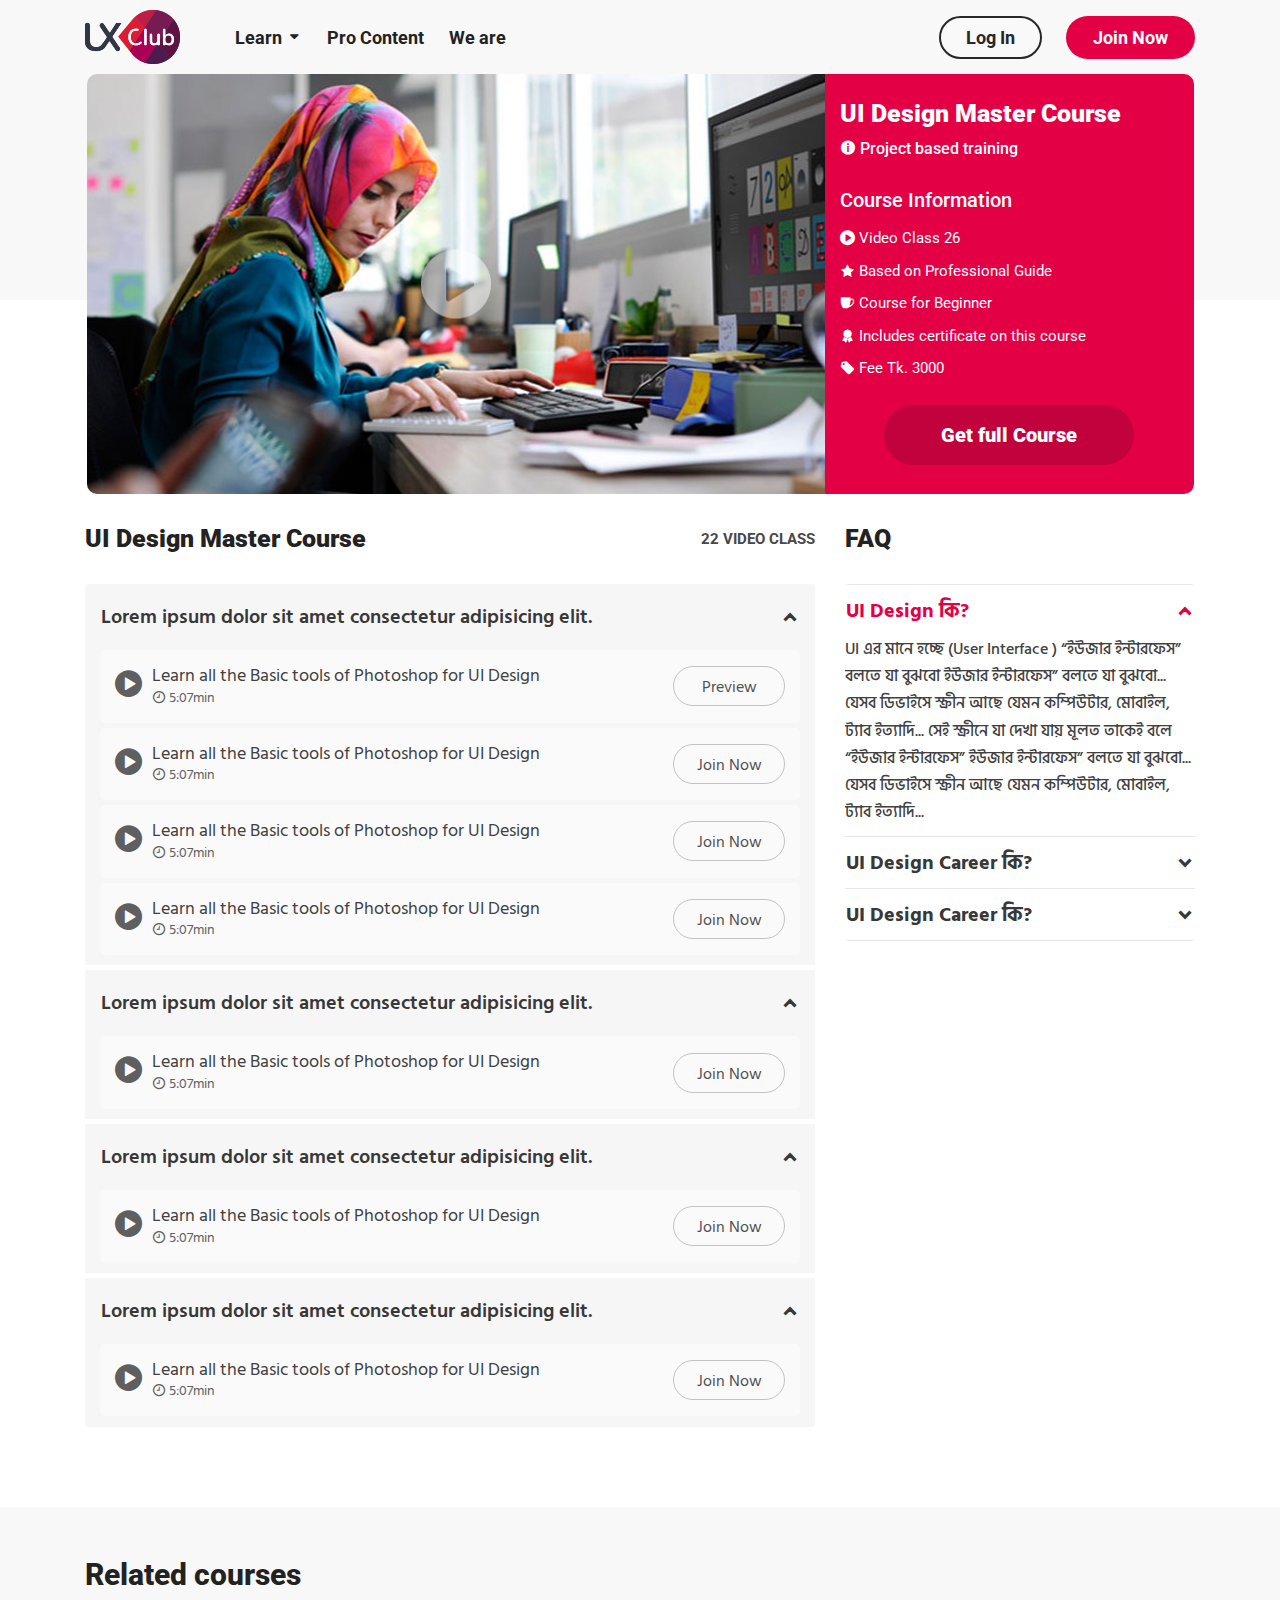
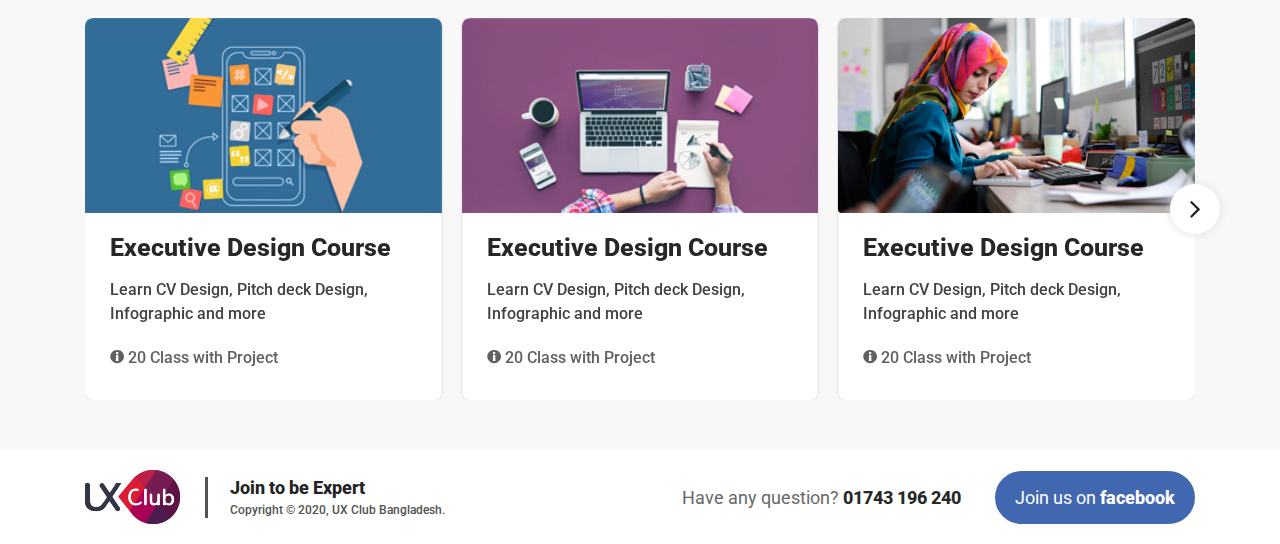
<file: inner-page-before.html>
<!doctype html>
<html class="no-js" lang="en">

<head>

    <!--========= Required meta tags =========-->
    <meta charset="utf-8">
    <meta http-equiv="x-ua-compatible" content="ie=edge">
    <meta name="description" content="">
    <meta name="viewport" content="width=device-width, initial-scale=1, shrink-to-fit=no">

    <!--====== Title ======-->
    <title>Site Title</title>

    <!--====== Favicon ======-->
    <link rel="shortcut icon" href="assets/images/favicon.png" type="images/x-icon" />
    <!--====== bootstrap css ======-->
    <link rel="stylesheet" href="assets/css/bootstrap.min.css">
    <!--====== font-awesome css ======-->
    <link rel="stylesheet" href="assets/css/font-awesome.min.css">
    <link rel="stylesheet" href="assets/css/icofont.min.css">
    <link rel="stylesheet" href="assets/css/nice-select.css">
    <link rel="stylesheet" href="assets/css/lightcase.css">
    <link rel="stylesheet" href="assets/css/animate-headline.css">
    <link rel="stylesheet" href="assets/css/owl.carousel.min.css">
    <!--====== Default css ======-->
    <link rel="stylesheet" href="assets/css/default.css">
    <!--====== style css ======-->
    <link rel="stylesheet" href="assets/css/style.css">
    <!--====== responsive css ======-->
    <link rel="stylesheet" href="assets/css/responsive.css">

</head>
<!--[if lt IE 8]>
        <p class="browserupgrade">You are using an <strong>outdated</strong> browser. Please <a href="http://browsehappy.com/">upgrade your browser</a> to improve your experience.</p>
    <![endif]-->

<body>
    <div class="overlayed"></div>
    <!-- header area start -->
    <header class="header-area page">
        <div class="container">
            <div class="row">
                <div class="col-md-8">
                    <div class="header-left">
                        <a href="index.html" class="site-logo">
                            <img src="assets/images/footer-logo.png" alt="">
                        </a>
                        <div class="mainmenu">
                            <ul id="navMenu">
                                <li class="has-submenu"><a href="inner-page-before.html">Learn</a>
                                    <ul class="has-sub-menu">
                                        <li><a href="#">Submenu 1</a></li>
                                        <li><a href="#">Submenu 2</a></li>
                                    </ul>
                                </li>
                                <li><a href="inner-page-after.html">Pro Content</a></li>
                                <li><a href="about.html">We are</a></li>
                            </ul>
                        </div>
                        <div class="sideicon">
                            <input type="checkbox" class="navigation__checkbox" id="navi-toggle">
                            <label for="navi-toggle" class="navigation__button">
                                <span class="navigation__icon">&nbsp;</span>
                            </label>
                        </div>
                    </div>
                </div>
                <div class="col-md-4 my-auto">
                    <div class="header-buttons">
                        <a href="login.html" class="site-button">Log In</a>
                        <a href="singup.html" class="site-button borderd">Join Now</a>
                    </div>
                </div>
            </div>
        </div>
    </header>
    <!-- header area end -->

<!-- popup area start -->
<div class="for-loginmethod">
<div class="for-loginmethod payment-option">
    <!-- Modal -->
    <div class="modal fade" id="exampleModalCenter3" tabindex="-1" role="dialog"
        aria-labelledby="exampleModalCenterTitle" aria-hidden="true">
        <div class="modal-dialog modal-dialog-centered" role="document">
            <div class="modal-content">
                <div class="modal-header">
                    <button type="button" class="close" data-dismiss="modal" aria-label="Close">
                        <span aria-hidden="true"><i class="icofont-close"></i></span>
                    </button>
                </div>
                <div class="modal-body">
                    <div class="log-inpagess">
                        <div class="login-content next-h4">
                            <div class="row">
                                <div class="col">
                                    <div class="notice-box payment">
                                        <h2 class="title">Pay the Course fee*</h2>
                                        <p>Professional Graphic Design</p>
                                        <div class="price">
                                            <span><i class="icofont-taka"></i> 1500</span>
                                        </div>
                                    </div>
                                    <div class="loginforms1">
                                        <div class="payment-gatway">
                                            <div class="rocket-by">
                                                <p>Pay course fee* via
                                                    <a href="#" class="bkashh1 active">bKash</a>
                                                    or
                                                    <a href="#" class="rocketts">Rocket</a>
                                                </p>
                                            </div>
                                            <div class="login-us trxid bkash active">
                                                <form action="">
                                                    <lable for="bkash">
                                                        <img src="assets/images/bkash.png" alt="">
                                                    </lable>
                                                    <span class="trans-text">Confirm with the <span>TrxID</span>
                                                        after making the
                                                        payment</span>
                                                    <div class="try-thisfield got red-submit">
                                                        <input type="text" name="bkash" placeholder="Enter TrxID :">

                                                        <button type="submit" class="logs1">Submit</button>
                                                    </div>
                                                </form>
                                            </div>
                                            <div class="login-us trxid rocket">
                                                <form action="">
                                                    <lable for="rocket"><img src="assets/images/rocketss.png" alt="">
                                                    </lable>
                                                    <span class="trans-text">Confirm with the TrxID after making
                                                        the
                                                        payment</span>
                                                    <div class="try-thisfield got red-submit">
                                                        <input type="text" name="rocket" placeholder="Enter TrxID :">

                                                        <button type="submit" class="logs1">Submit</button>
                                                    </div>
                                                </form>
                                            </div>
                                        </div>
                                    </div>
                                    <div class="repare-pass">
                                        <div class="log-into">
                                            <div class="call-usw">
                                                <p>Call for Help : <a href="tel:01743 196 240">01743
                                                        196 240</a></p>
                                            </div>
                                        </div>
                                    </div>
                                </div>
                                <div class="col tshirt-img my-auto">
                                    <img src="assets/images/offer.png" alt="">
                                </div>
                            </div>
                        </div>
                    </div>
                </div>
            </div>
        </div>
    </div>
    <!-- Modal -->
</div>

<div class="for-loginmethod payment-option account-detials">
    <!-- Modal -->
    <div class="modal fade" id="exampleModalCenter4" tabindex="-1" role="dialog"
        aria-labelledby="exampleModalCenterTitle" aria-hidden="true">
        <div class="modal-dialog modal-dialog-centered" role="document">
            <div class="modal-content">
                <div class="modal-header">
                    <button type="button" class="close" data-dismiss="modal" aria-label="Close">
                        <span aria-hidden="true"><i class="icofont-close"></i></span>
                    </button>
                </div>
                <div class="modal-body">
                    <div class="log-inpagess">
                        <div class="login-content next-h4">
                            <div class="row">
                                <div class="col">
                                    <div class="single-course">
                                        <div class="course-img">
                                            <img src="assets/images/course-2.jpg" alt="Course 1">
                                        </div>
                                        <h4 class="title">Executive Design Course</h4>
                                        <p>Learn CV Design, Pitch deck Design,
                                            Infographic and more</p>
                                        <span class="course-meta">
                                            <i class="fa fa-exclamation-circle" aria-hidden="true"></i> 20
                                            Class with Project
                                        </span>
                                    </div>
                                    <div class="notice-box">
                                        <h4 class="title"><i class="icofont-exclamation-circle"></i> You want to
                                            take this course</h4>
                                        <p>Please continue with your details so that you will
                                            <span>create an account</span> and start learning</p>
                                    </div>
                                </div>
                                <div class="col">
                                    <div class="loginforms1 account-details">
                                        <h2 class="title">Your Details</h2>
                                        <form action="">
                                            <div class="login-us">
                                                <div class="form-group">
                                                    <input type="text" name="firstname" placeholder="First Name">
                                                </div>
                                                <div class="form-group">
                                                    <input type="text" name="lastname" placeholder="Last Name">
                                                </div>
                                                <div class="form-group">
                                                    <input type="email" name="email" placeholder="Email">
                                                </div>
                                                <div class="form-group">
                                                    <input type="tel" placeholder="Phone">
                                                </div>
                                                <div class="form-group">
                                                    <select name="subject">
                                                        <option data-display="Occupation">Occupation</option>
                                                        <option value="1">Student</option>
                                                        <option value="2">Freelancer </option>
                                                        <option value="3">Employed </option>
                                                        <option value="4">Business </option>
                                                        <option value="5">Other </option>
                                                    </select>
                                                </div>
                                                <div class="form-group">
                                                    <input type="password" name="password" placeholder="Password">
                                                </div>
                                                <div class="form-grou">
                                                    <label class="container-label">I agree to UX Club <a href="#">Terms
                                                            and
                                                            Conditions*</a>
                                                        <input type="checkbox">
                                                        <span class="checkmark"></span>
                                                    </label>
                                                </div>
                                                <a href="#" class="submit-btn" data-toggle="modal"
                                                    data-target="#exampleModalCenter3" data-dismiss="modal"
                                                    aria-label="Close">Continue</a>
                                                    <div class="form-bottom">

                                                        <p>You have already joined? <a href="login.html"
                                                                class="join">Login</a>
                                                        </p>
                                                    </div>
                                            </div>
                                        </form>
                                    </div>
                                </div>
                            </div>
                        </div>
                    </div>
                </div>
            </div>
        </div>
    </div>
    <!-- Modal -->
</div>
<!-- popup area end -->

    <!-- hamburger menu start -->
    <div class="hamburger-menu">
        <div class="sidebarlists">
            <div class="crossbars">
                <button></button>
            </div>
            <ul>
                <li><a href="inner-page-before.html">Learn</a>
                    <ul>
                        <li><a href="#">Submenu 1</a></li>
                        <li><a href="#">Submenu 2</a></li>
                    </ul>
                </li>
                <li><a href="inner-page-after.html">Pro Content</a></li>
                <li><a href="about.html">We are</a></li>
            </ul>
        </div>
    </div>
    <!-- hamburger menu end -->

    <!-- inner course preview start -->
    <section class="inner-course-preview">
        <div class="container">
            <div class="row no-gutters">
                <div class="col-lg-8">
                    <a href="https://www.youtube.com/embed/4xe72U7mXNg?rel=0&amp;controls=0&amp;showinfo=0"
                        class="inner-course bg_img" data-overlay="4"
                        data-background="assets/images/course-1.jpg" data-rel="lightcase:myCollection:">
                        <span><img src="assets/images/play-btn.png" alt=""></span>
                    </a>
                </div>
                <div class="col-lg-4">
                    <div class="course-preview-details">
                        <h4 class="title">UI Design Master Course <span><i class="icofont-exclamation-circle"></i>
                                Project
                                based training</span>
                        </h4>
                        <div class="course-info">
                            <h5>Course Information</h5>
                            <ul>
                                <li><i class="icofont-play-alt-1"></i> Video Class 26</li>
                                <li><i class="icofont-star"></i> Based on Professional Guide</li>
                                <li><i class="icofont-coffee-cup"></i> Course for Beginner</li>
                                <li><i class="icofont-badge"></i> Includes certificate on this course</li>
                                <li><i class="icofont-tag"></i> Fee Tk. 3000</li>
                            </ul>
                            <a href="#" class="site-btn course" data-toggle="modal"
                                data-target="#exampleModalCenter4">Get full Course</a>
                        </div>
                    </div>
                </div>
            </div>
        </div>
    </section>
    <!-- inner course preview end -->

    <!-- course video area start -->
    <section class="course-video">
        <div class="container">
            <div class="row">
                <div class="col-lg-8">
                    <div class="course-video-content">
                        <div class="course-video-top">
                            <h4>UI Design Master Course</h4>
                            <span>22 Video Class</span>
                        </div>
                        <div class="panel-group accordion course" id="accordion" role="tablist"
                            aria-multiselectable="true">
                            <div class="panel panel-default card">
                                <div class="panel-heading" role="tab" id="coursHeadingOne">
                                    <h4 class="panel-title subtitle">
                                        <a class="btn btn-link" role="button" data-toggle="collapse" href="#curseOne"
                                            aria-expanded="true"
                                            aria-controls="curseOne">
                                            Lorem ipsum dolor sit amet consectetur adipisicing elit.
                                        </a>
                                    </h4>
                                </div>
                                <div id="curseOne" class="panel-collapse collapse in show" role="tabpanel"
                                    aria-labelledby="coursHeadingOne">
                                    <div class="card-body">
                                        <div class="course-videos">
                                            <div class="single-videos">
                                                <div class="single-video-left">
                                                    <a href="#" class="play-btn"><i class="icofont-play-alt-1"></i></a>
                                                    <div class="content">
                                                        <a href="#">
                                                            <h5 class="title">Learn all the Basic tools of Photoshop for
                                                                UI Design</h5>
                                                        </a>
                                                        <span class="video-duratio"><i class="icofont-clock-time"></i>
                                                            5:07min</span>
                                                    </div>
                                                </div>
                                                <div class="single-video-right">
                                                    <a href="#" class="site-btn preview">Preview</a>
                                                </div>
                                            </div>
                                            <div class="single-videos">
                                                <div class="single-video-left">
                                                    <a href="#" class="play-btn"><i class="icofont-play-alt-1"></i></a>
                                                    <div class="content">
                                                        <a href="#">
                                                            <h5 class="title">Learn all the Basic tools of Photoshop for
                                                                UI Design</h5>
                                                        </a>
                                                        <span class="video-duratio"><i class="icofont-clock-time"></i>
                                                            5:07min</span>
                                                    </div>
                                                </div>
                                                <div class="single-video-right">
                                                    <a href="#" class="site-btn preview" data-toggle="modal"
                                                        data-target="#exampleModalCenter3">Join Now</a>
                                                </div>
                                            </div>
                                            <div class="single-videos">
                                                <div class="single-video-left">
                                                    <a href="#" class="play-btn"><i class="icofont-play-alt-1"></i></a>
                                                    <div class="content">
                                                        <a href="#">
                                                            <h5 class="title">Learn all the Basic tools of Photoshop for
                                                                UI Design</h5>
                                                        </a>
                                                        <span class="video-duratio"><i class="icofont-clock-time"></i>
                                                            5:07min</span>
                                                    </div>
                                                </div>
                                                <div class="single-video-right">
                                                    <a href="#" class="site-btn preview" data-toggle="modal"
                                                        data-target="#exampleModalCenter3">Join Now</a>
                                                </div>
                                            </div>
                                            <div class="single-videos">
                                                <div class="single-video-left">
                                                    <a href="#" class="play-btn"><i class="icofont-play-alt-1"></i></a>
                                                    <div class="content">
                                                        <a href="#">
                                                            <h5 class="title">Learn all the Basic tools of Photoshop for
                                                                UI Design</h5>
                                                        </a>
                                                        <span class="video-duratio"><i class="icofont-clock-time"></i>
                                                            5:07min</span>
                                                    </div>
                                                </div>
                                                <div class="single-video-right">
                                                    <a href="#" class="site-btn preview" data-toggle="modal"
                                                        data-target="#exampleModalCenter3">Join Now</a>
                                                </div>
                                            </div>
                                        </div>
                                    </div>
                                </div>
                            </div>
                            <div class="panel panel-default card">
                                <div class="panel-heading" role="tab" id="coursHeadingTwo">
                                    <h4 class="panel-title subtitle">
                                        <a class="btn btn-link" role="button" data-toggle="collapse" href="#curseTwo"
                                            aria-expanded="true"
                                            aria-controls="curseTwo">
                                            Lorem ipsum dolor sit amet consectetur adipisicing elit.
                                        </a>
                                    </h4>
                                </div>
                                <div id="curseTwo" class="panel-collapse collapse in show" role="tabpanel"
                                    aria-labelledby="coursHeadingTwo">
                                    <div class="card-body">
                                        <div class="course-videos">
                                            <div class="single-videos">
                                                <div class="single-video-left">
                                                    <a href="#" class="play-btn"><i class="icofont-play-alt-1"></i></a>
                                                    <div class="content">
                                                        <a href="#">
                                                            <h5 class="title">Learn all the Basic tools of Photoshop for
                                                                UI Design</h5>
                                                        </a>
                                                        <span class="video-duratio"><i class="icofont-clock-time"></i>
                                                            5:07min</span>
                                                    </div>
                                                </div>
                                                <div class="single-video-right">
                                                    <a href="#" class="site-btn preview" data-toggle="modal"
                                                        data-target="#exampleModalCenter3">Join Now</a>
                                                </div>
                                            </div>
                                        </div>
                                    </div>
                                </div>
                            </div>
                            <div class="panel panel-default card">
                                <div class="panel-heading" role="tab" id="coursHeadingThree">
                                    <h4 class="panel-title subtitle">
                                        <a class="btn btn-link" role="button" data-toggle="collapse" href="#curseThree"
                                            aria-expanded="true"
                                            aria-controls="curseThree">
                                            Lorem ipsum dolor sit amet consectetur adipisicing elit.
                                        </a>
                                    </h4>
                                </div>
                                <div id="curseThree" class="panel-collapse collapse in show" role="tabpanel"
                                    aria-labelledby="coursHeadingThree">
                                    <div class="card-body">
                                        <div class="course-videos">
                                            <div class="single-videos">
                                                <div class="single-video-left">
                                                    <a href="#" class="play-btn"><i class="icofont-play-alt-1"></i></a>
                                                    <div class="content">
                                                        <a href="#">
                                                            <h5 class="title">Learn all the Basic tools of Photoshop for
                                                                UI Design</h5>
                                                        </a>
                                                        <span class="video-duratio"><i class="icofont-clock-time"></i>
                                                            5:07min</span>
                                                    </div>
                                                </div>
                                                <div class="single-video-right">
                                                    <a href="#" class="site-btn preview" data-toggle="modal"
                                                        data-target="#exampleModalCenter3">Join Now</a>
                                                </div>
                                            </div>
                                        </div>
                                    </div>
                                </div>
                            </div>
                            <div class="panel panel-default card">
                                <div class="panel-heading" role="tab" id="coursHeadingFour">
                                    <h4 class="panel-title subtitle">
                                        <a class="btn btn-link" role="button" data-toggle="collapse" href="#curseFour"
                                            aria-expanded="true"
                                            aria-controls="curseFour">
                                            Lorem ipsum dolor sit amet consectetur adipisicing elit.
                                        </a>
                                    </h4>
                                </div>
                                <div id="curseFour" class="panel-collapse collapse in show" role="tabpanel"
                                    aria-labelledby="coursHeadingFour">
                                    <div class="card-body">
                                        <div class="course-videos">
                                            <div class="single-videos">
                                                <div class="single-video-left">
                                                    <a href="#" class="play-btn"><i class="icofont-play-alt-1"></i></a>
                                                    <div class="content">
                                                        <a href="#">
                                                            <h5 class="title">Learn all the Basic tools of Photoshop for
                                                                UI Design</h5>
                                                        </a>
                                                        <span class="video-duratio"><i class="icofont-clock-time"></i>
                                                            5:07min</span>
                                                    </div>
                                                </div>
                                                <div class="single-video-right">
                                                    <a href="#" class="site-btn preview" data-toggle="modal"
                                                        data-target="#exampleModalCenter3">Join Now</a>
                                                </div>
                                            </div>
                                        </div>
                                    </div>
                                </div>
                            </div>
                        </div>
                    </div>
                </div>
                <div class="col-lg-4 faqs">
                    <h4 class="title">Faq</h4>
                    <div class="accordion faqs" id="accordionExample">
                        <div class="card">
                            <div class="card-header" id="headingOne">
                                <h5 class="mb-0 subtitle">
                                    <button class="btn btn-link" type="button" data-toggle="collapse"
                                        data-target="#collapseOne" aria-expanded="true" aria-controls="collapseOne">
                                        UI Design কি?
                                    </button>
                                </h5>
                            </div>
                            <div id="collapseOne" class="collapse show" aria-labelledby="headingOne"
                                data-parent="#accordionExample">
                                <div class="card-body">
                                    UI এর মানে হচ্ছে (User Interface ) “ইউজার ইন্টারফেস” বলতে যা বুঝবো ইউজার
                                    ইন্টারফেস” বলতে যা বুঝবো... যেসব ডিভাইসে স্ক্রীন আছে যেমন কম্পিউটার, মোবাইল,
                                    ট্যাব ইত্যাদি... সেই স্ক্রীনে যা দেখা যায় মূলত তাকেই বলে “ইউজার ইন্টারফেস” ইউজার
                                    ইন্টারফেস” বলতে যা বুঝবো... যেসব ডিভাইসে স্ক্রীন আছে যেমন কম্পিউটার, মোবাইল,
                                    ট্যাব ইত্যাদি...
                                </div>
                            </div>
                        </div>
                        <div class="card">
                            <div class="card-header" id="headingTwo">
                                <h5 class="mb-0 subtitle">
                                    <button class="btn btn-link collapsed" type="button" data-toggle="collapse"
                                        data-target="#collapseTwo" aria-expanded="false" aria-controls="collapseTwo">
                                        UI Design Career কি?
                                    </button>
                                </h5>
                            </div>
                            <div id="collapseTwo" class="collapse" aria-labelledby="headingTwo"
                                data-parent="#accordionExample">
                                <div class="card-body">
                                    UI এর মানে হচ্ছে (User Interface ) “ইউজার ইন্টারফেস” বলতে যা বুঝবো ইউজার
                                    ইন্টারফেস” বলতে যা বুঝবো... যেসব ডিভাইসে স্ক্রীন আছে যেমন কম্পিউটার, মোবাইল,
                                    ট্যাব ইত্যাদি... সেই স্ক্রীনে যা দেখা যায় মূলত তাকেই বলে “ইউজার ইন্টারফেস” ইউজার
                                    ইন্টারফেস” বলতে যা বুঝবো... যেসব ডিভাইসে স্ক্রীন আছে যেমন কম্পিউটার, মোবাইল,
                                    ট্যাব ইত্যাদি...
                                </div>
                            </div>
                        </div>
                        <div class="card">
                            <div class="card-header" id="headingThree">
                                <h5 class="mb-0 subtitle">
                                    <button class="btn btn-link collapsed" type="button" data-toggle="collapse"
                                        data-target="#collapseThree" aria-expanded="false"
                                        aria-controls="collapseThree">
                                        UI Design Career কি?
                                    </button>
                                </h5>
                            </div>
                            <div id="collapseThree" class="collapse" aria-labelledby="headingThree"
                                data-parent="#accordionExample">
                                <div class="card-body">
                                    UI এর মানে হচ্ছে (User Interface ) “ইউজার ইন্টারফেস” বলতে যা বুঝবো ইউজার
                                    ইন্টারফেস” বলতে যা বুঝবো... যেসব ডিভাইসে স্ক্রীন আছে যেমন কম্পিউটার, মোবাইল,
                                    ট্যাব ইত্যাদি... সেই স্ক্রীনে যা দেখা যায় মূলত তাকেই বলে “ইউজার ইন্টারফেস” ইউজার
                                    ইন্টারফেস” বলতে যা বুঝবো... যেসব ডিভাইসে স্ক্রীন আছে যেমন কম্পিউটার, মোবাইল,
                                    ট্যাব ইত্যাদি...
                                </div>
                            </div>
                        </div>
                    </div>
                </div>
            </div>
        </div>
    </section>
    <!-- course video area end -->

    <!-- releted course area start -->
    <section class="releted-course">
        <div class="container">
            <div class="row">
                <div class="col-lg-12">
                    <div class="section-heading">
                        <h2 class="title">Related courses</h2>
                    </div>
                </div>
            </div>
            <div class="row">
                <div class="col-lg-12">
                    <div class="related-course-carousel owl-carousel">
                        <div class="single-course">
                            <div class="course-img">
                                <img src="assets/images/course-2.jpg" alt="Course 1">
                            </div>
                            <h4 class="title">Executive Design Course</h4>
                            <p>Learn CV Design, Pitch deck Design,
                                Infographic and more</p>
                            <span class="course-meta">
                                <i class="fa fa-exclamation-circle" aria-hidden="true"></i> 20
                                Class with Project
                            </span>
                        </div>
                        <div class="single-course">
                            <div class="course-img">
                                <img src="assets/images/course-3.jpg" alt="Course 1">
                            </div>
                            <h4 class="title">Executive Design Course</h4>
                            <p>Learn CV Design, Pitch deck Design,
                                Infographic and more</p>
                            <span class="course-meta">
                                <i class="fa fa-exclamation-circle" aria-hidden="true"></i> 20
                                Class with Project
                            </span>
                        </div>
                        <div class="single-course">
                            <div class="course-img">
                                <img src="assets/images/course-1.jpg" alt="Course 1">
                            </div>
                            <h4 class="title">Executive Design Course</h4>
                            <p>Learn CV Design, Pitch deck Design,
                                Infographic and more</p>
                            <span class="course-meta">
                                <i class="fa fa-exclamation-circle" aria-hidden="true"></i> 20
                                Class with Project
                            </span>
                        </div>
                        <div class="single-course">
                            <div class="course-img">
                                <img src="assets/images/course-5.jpg" alt="Course 1">
                            </div>
                            <h4 class="title">Executive Design Course</h4>
                            <p>Learn CV Design, Pitch deck Design,
                                Infographic and more</p>
                            <span class="course-meta">
                                <i class="fa fa-exclamation-circle" aria-hidden="true"></i> 20
                                Class with Project
                            </span>
                        </div>
                    </div>
                </div>
            </div>
        </div>
    </section>
    <!-- releted course area end -->

    <footer class="footer-area">
        <div class="container">
            <div class="row">
                <div class="col-lg-6">
                    <div class="footer-left">
                        <a href="index.html" class="footer-logo">
                            <img src="assets/images/footer-logo.png" alt="">
                        </a>
                        <div class="tagline">
                            <h4>Join to be Expert<span>Copyright &copy; 2020, UX Club Bangladesh.</span></h4>
                        </div>
                    </div>
                </div>
                <div class="col-lg-6 my-auto">
                    <div class="footer-right">
                        <a href="tel:01743196240" class="call-button"><span>Have any question?</span> 01743 196 240</a>
                        <a href="#" class="fb-button"><span>Join us on</span> facebook</a>
                    </div>
                </div>
            </div>
        </div>
    </footer>

    <!--========= jquery js =========-->
    <script src="assets/js/jquery-2.2.4.min.js"></script>
    <!--========= Bootstrap js =========-->
    <script src="assets/js/bootstrap.min.js"></script>
    <!--========= meanmenu js =========-->
    <script src="assets/js/jquery.nice-select.min.js"></script>
    <script src="assets/js/lightcase.js"></script>
    <script src="assets/js/animate-headline.js"></script>
    <script src="assets/js/owl.carousel.min.js"></script>
    <!--========= main js =========-->
    <script src="assets/js/main.js"></script>
</body>

</html>
</file>
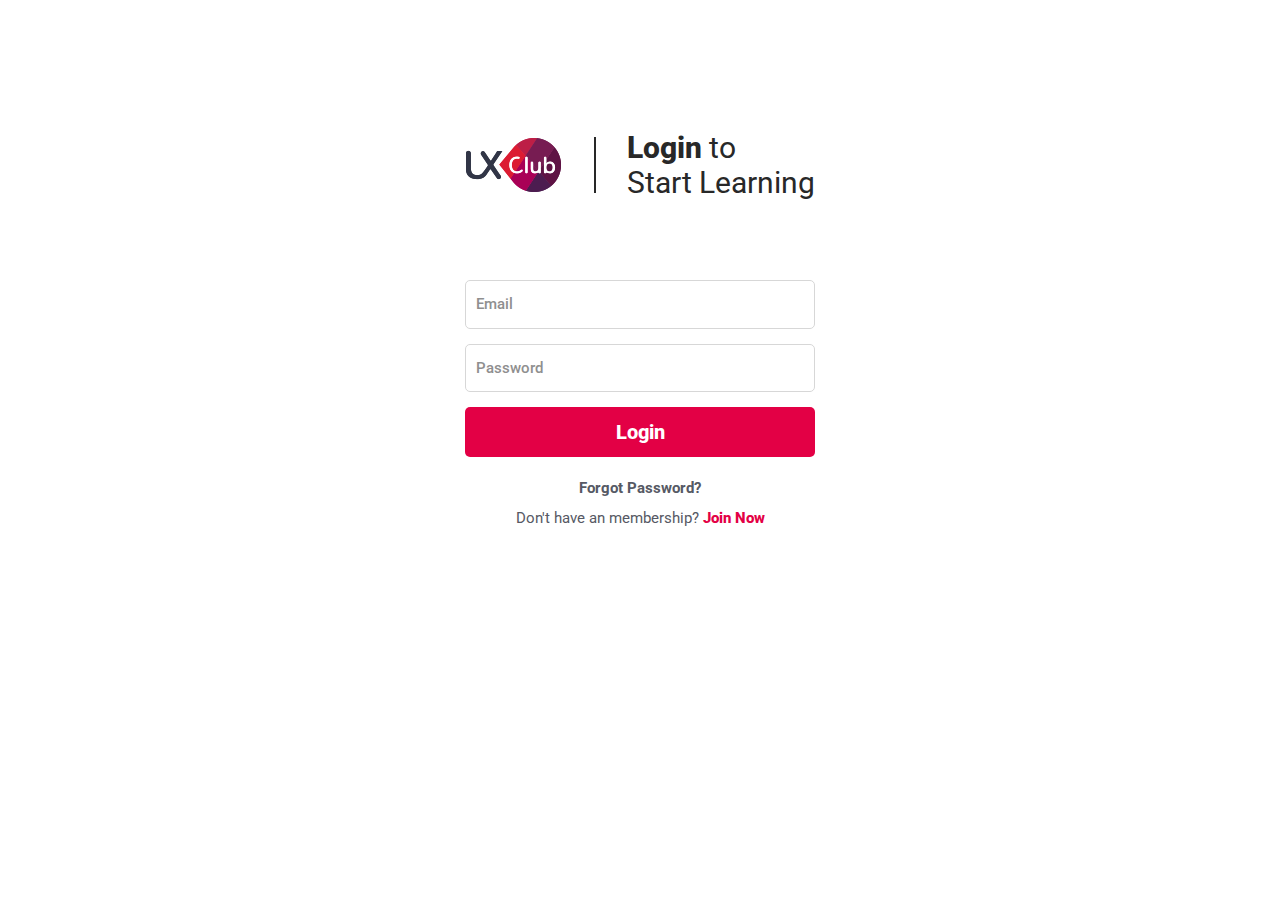
<file: login.html>
<!doctype html>
<html class="no-js" lang="en">

<head>

    <!--========= Required meta tags =========-->
    <meta charset="utf-8">
    <meta http-equiv="x-ua-compatible" content="ie=edge">
    <meta name="description" content="">
    <meta name="viewport" content="width=device-width, initial-scale=1, shrink-to-fit=no">

    <!--====== Title ======-->
    <title>Site Title</title>

<!--====== Favicon ======-->
<link rel="shortcut icon" href="assets/images/favicon.png" type="images/x-icon" />
<!--====== bootstrap css ======-->
<link rel="stylesheet" href="assets/css/bootstrap.min.css">
<!--====== font-awesome css ======-->
<link rel="stylesheet" href="assets/css/font-awesome.min.css">
<link rel="stylesheet" href="assets/css/icofont.min.css">
<link rel="stylesheet" href="assets/css/nice-select.css">
<link rel="stylesheet" href="assets/css/animate-headline.css">
<link rel="stylesheet" href="assets/css/owl.carousel.min.css">
<!--====== Default css ======-->
<link rel="stylesheet" href="assets/css/default.css">
<!--====== style css ======-->
<link rel="stylesheet" href="assets/css/style.css">
<!--====== responsive css ======-->
<link rel="stylesheet" href="assets/css/responsive.css">

</head>
<!--[if lt IE 8]>
        <p class="browserupgrade">You are using an <strong>outdated</strong> browser. Please <a href="http://browsehappy.com/">upgrade your browser</a> to improve your experience.</p>
    <![endif]-->

<body>

    <!-- login area start -->
    <section class="login-area">
        <div class="container">
            <div class="row justify-content-center">
                <div class="col-lg-4">
                    <div class="login-box">
                        <div class="login-top">
                            <a href="index.html" class="site-logo"><img src="assets/images/footer-logo.png" alt=""></a>
                        
                        <div class="content">
                            <h2 class="title"><strong>Login</strong> to
                                <span> Start Learning</span></h2>
                        </div>
                        </div>
                        
                        <div class="login-form">
                            <form action="profile.html">
                                <input type="email" placeholder="Email">
                                <input type="password" placeholder="Password">
                                <input type="submit" value="Login">
                            </form>
                            <div class="form-bottom">
                                <a href="#" class="forget-btn">Forgot Password?</a>
                                <p>Don't have an membership? <a href="singup.html" class="join">Join Now</a></p>
                            </div>
                        </div>
                    </div>
                </div>
            </div>
        </div>
    </section>
    <!-- login area end -->

    <!--========= jquery js =========-->
    <script src="assets/js/jquery-2.2.4.min.js"></script>
    <!--========= Bootstrap js =========-->
    <script src="assets/js/bootstrap.min.js"></script>
    <!--========= meanmenu js =========-->
    <script src="assets/js/jquery.nice-select.min.js"></script>
    <script src="assets/js/lightcase.js"></script>
    <script src="assets/js/animate-headline.js"></script>
    <script src="assets/js/owl.carousel.min.js"></script>
    <!--========= main js =========-->
    <script src="assets/js/main.js"></script>
</body>

</html>
</file>
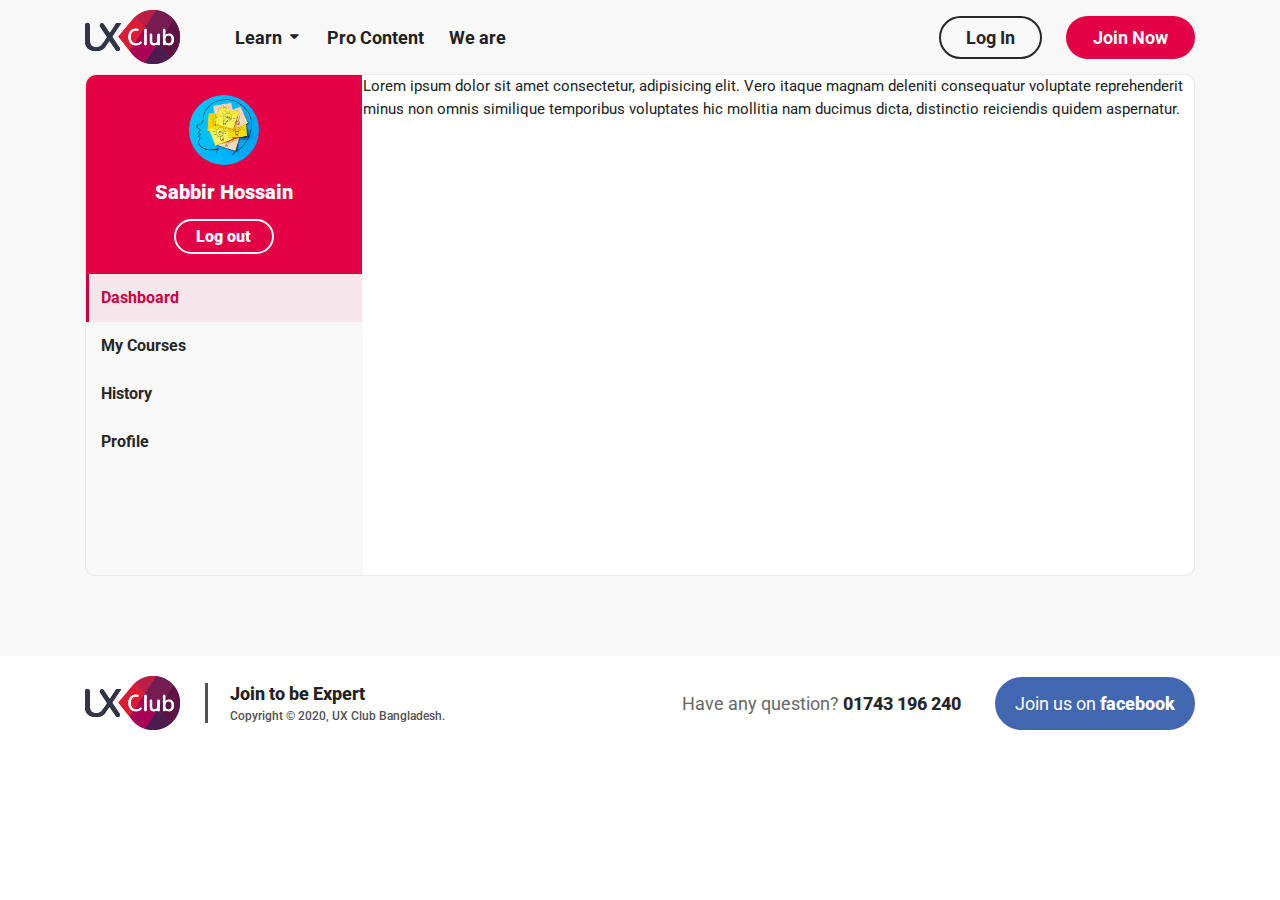
<file: profile-1.html>
<!doctype html>
<html class="no-js" lang="en">

<head>

    <!--========= Required meta tags =========-->
    <meta charset="utf-8">
    <meta http-equiv="x-ua-compatible" content="ie=edge">
    <meta name="description" content="">
    <meta name="viewport" content="width=device-width, initial-scale=1, shrink-to-fit=no">

    <!--====== Title ======-->
    <title>Site Title</title>

<!--====== Favicon ======-->
<link rel="shortcut icon" href="assets/images/favicon.png" type="images/x-icon" />
<!--====== bootstrap css ======-->
<link rel="stylesheet" href="assets/css/bootstrap.min.css">
<!--====== font-awesome css ======-->
<link rel="stylesheet" href="assets/css/font-awesome.min.css">
<link rel="stylesheet" href="assets/css/icofont.min.css">
<link rel="stylesheet" href="assets/css/nice-select.css">
<link rel="stylesheet" href="assets/css/animate-headline.css">
<link rel="stylesheet" href="assets/css/owl.carousel.min.css">
<!--====== Default css ======-->
<link rel="stylesheet" href="assets/css/default.css">
<!--====== style css ======-->
<link rel="stylesheet" href="assets/css/style.css">
<!--====== responsive css ======-->
<link rel="stylesheet" href="assets/css/responsive.css">

</head>
<!--[if lt IE 8]>
        <p class="browserupgrade">You are using an <strong>outdated</strong> browser. Please <a href="http://browsehappy.com/">upgrade your browser</a> to improve your experience.</p>
    <![endif]-->

<body>
    <div class="overlayed"></div>
    <!-- header area start -->
    <header class="header-area page">
        <div class="container">
            <div class="row">
                <div class="col-md-8">
                    <div class="header-left">
                        <a href="index.html" class="site-logo">
                            <img src="assets/images/footer-logo.png" alt="">
                        </a>
                        <div class="mainmenu">
                            <ul id="navMenu">
                                <li class="has-submenu"><a href="inner-page-before.html">Learn</a>
                                    <ul class="has-sub-menu">
                                        <li><a href="#">Submenu 1</a></li>
                                        <li><a href="#">Submenu 2</a></li>
                                    </ul>
                                </li>
                                <li><a href="inner-page-after.html">Pro Content</a></li>
                                <li><a href="#">We are</a></li>
                            </ul>
                        </div>
                        <div class="sideicon">
                            <input type="checkbox" class="navigation__checkbox" id="navi-toggle">
                            <label for="navi-toggle" class="navigation__button">
                                <span class="navigation__icon">&nbsp;</span>
                            </label>
                        </div>
                    </div>
                </div>
                <div class="col-md-4 my-auto">
                    <div class="header-buttons">
                        <a href="#" data-toggle="modal" data-target="#exampleModalCenter" class="site-button">Log In</a>
                        <a href="#" data-toggle="modal" data-target="#exampleModalCenter2"
                            class="site-button borderd">Join Now</a>
                    </div>

                    <div class="for-loginmethod">
                        <!-- Modal -->
                        <div class="modal fade" id="exampleModalCenter" tabindex="-1" role="dialog"
                            aria-labelledby="exampleModalCenterTitle" aria-hidden="true">
                            <div class="modal-dialog modal-dialog-centered" role="document">
                                <div class="modal-content">
                                    <div class="modal-header">
                                        <button type="button" class="close" data-dismiss="modal" aria-label="Close">
                                            <span aria-hidden="true"><i class="icofont-close"></i></span>
                                        </button>
                                    </div>
                                    <div class="modal-body">
                                        <div class="log-inpagess">
                                            <div class="login-content">
                                                <h4>Log In to Start Learning</h4>
                                                <div class="connect-facebook">
                                                    <span>
                                                        <a href=""><i class="fa fa-facebook-f"></i>Log In with
                                                            facebook</a>
                                                    </span>
                                                </div>
                                                <div class="loginforms1">
                                                    <form action="">
                                                        <div class="login-us">
                                                            <input type="email" placeholder="Email">
                                                            <input type="password" placeholder="Password">
                                                        </div>
                                                    </form>
                                                </div>
                                                <div class="repare-pass">
                                                    <div class="log-into">
                                                        <div class="try-thisfield">
                                                            <a href="profile-1.html" class="logs1">Log In</a>
                                                            <a href="" class="forgot1">Forgot Password?</a>
                                                        </div>
                                                        <span>Don't have an membership? <a href="">JOIN</a></span>
                                                    </div>
                                                </div>
                                            </div>
                                        </div>
                                    </div>
                                </div>
                            </div>
                        </div>

                        <!-- Modal -->
                    </div>


                    <div class="for-loginmethod">
                        <!-- Modal -->
                        <div class="modal fade" id="exampleModalCenter2" tabindex="-1" role="dialog"
                            aria-labelledby="exampleModalCenterTitle" aria-hidden="true">
                            <div class="modal-dialog modal-dialog-centered" role="document">
                                <div class="modal-content">
                                    <div class="modal-header">
                                        <button type="button" class="close" data-dismiss="modal" aria-label="Close">
                                            <span aria-hidden="true"><i class="icofont-close"></i></span>
                                        </button>
                                    </div>
                                    <div class="modal-body">
                                        <div class="log-inpagess">
                                            <div class="login-content">
                                                <h4>Join to Start Learning</h4>
                                                <div class="connect-facebook">
                                                    <span>
                                                        <a href=""><i class="fa fa-facebook-f"></i>Log In with
                                                            facebook</a>
                                                    </span>
                                                </div>
                                                <div class="loginforms1">
                                                    <form action="">
                                                        <div class="login-us">
                                                            <input type="text" placeholder="Name">
                                                            <input type="email" placeholder="Email">
                                                            <input type="number" placeholder="Phone Number">
                                                            <input type="password" placeholder="Set Password">
                                                        </div>
                                                    </form>
                                                </div>
                                                <div class="repare-pass">
                                                    <div class="log-into">
                                                        <div class="try-thisfield">
                                                            <a href="profile-2.html" data-toggle="modal"
                                                                data-target="#exampleModalCenter3"
                                                                class="logs1 next-hide">Sing Up</a>
                                                        </div>
                                                        <span>You have already joined? <a href="">LOG IN</a></span>
                                                    </div>
                                                </div>
                                            </div>
                                        </div>
                                    </div>
                                </div>
                            </div>
                        </div>
                        <!-- Modal -->
                    </div>
                </div>
            </div>
        </div>
    </header>
    <!-- header area end -->

    <!-- hamburger menu start -->
    <div class="hamburger-menu">
        <div class="sidebarlists">
            <div class="crossbars">
                <button></button>
            </div>
            <ul>
                <li><a href="inner-page-before.html">Learn</a>
                    <ul>
                        <li><a href="#">Submenu 1</a></li>
                        <li><a href="#">Submenu 2</a></li>
                    </ul>
                </li>
                <li><a href="inner-page-after.html">Pro Content</a></li>
                <li><a href="#">We are</a></li>
            </ul>
        </div>
    </div>
    <!-- hamburger menu end -->

    <!-- user profile area start -->
    <section class="user-profile-area">
        <div class="container">
            <div class="row no-gutters user-profile">
                <div class="col-md-3 profile-left">
                    <div class="authore">
                        <div class="authore-img">
                            <img src="assets/images/blog-2.jpg" alt="">
                        </div>
                        <h4 class="name">Sabbir Hossain</h4>
                        <a href="#" class="site-btn logout">Log out</a>
                    </div>
                    <ul class="nav dashboard" role="tablist">
                        <li class="nav-item">
                            <a class="nav-link active" href="#tab-1" role="tab" data-toggle="tab">Dashboard</a>
                        </li>
                        <li class="nav-item">
                            <a class="nav-link" href="#tab-2" role="tab" data-toggle="tab">My Courses</a>
                        </li>
                        <li class="nav-item">
                            <a class="nav-link" href="#tab-3" role="tab" data-toggle="tab">History</a>
                        </li>
                        <li class="nav-item">
                            <a class="nav-link" href="#tab-4" role="tab" data-toggle="tab">Profile</a>
                        </li>
                    </ul>
                </div>
                <div class="col-md-9 profile-right">
                    <div class="tab-content">
                        <div role="tabpanel" class="tab-pane fade in active show" id="tab-1">
                            <p>Lorem ipsum dolor sit amet consectetur, adipisicing elit. Vero itaque magnam deleniti consequatur voluptate reprehenderit minus non omnis similique temporibus voluptates hic mollitia nam ducimus dicta, distinctio reiciendis quidem aspernatur.</p>
                        </div>
                        <div role="tabpanel" class="tab-pane fade" id="tab-2">
                            <div class="dashboard-courses">
                                <div class="icon">
                                    <img src="assets/images/no-course.png" alt="">
                                </div>
                                <h4 class="title">No course found! Learn first</h4>
                                <a href="#" class="join-course">Join the course</a>
                            </div>
                        </div>
                    </div>
                </div> 
            </div>
        </div>
    </section>
    <!-- user profile area end -->

    

    <!-- footer start -->
    <footer class="footer-area">
        <div class="container">
            <div class="row">
                <div class="col-lg-6">
                    <div class="footer-left">
                        <a href="index.html" class="footer-logo">
                            <img src="assets/images/footer-logo.png" alt="">
                        </a>
                        <div class="tagline">
                            <h4>Join to be Expert<span>Copyright &copy; 2020, UX Club Bangladesh.</span></h4>
                        </div>
                    </div>
                </div>
                <div class="col-lg-6 my-auto">
                    <div class="footer-right">
                        <a href="tel:01743196240" class="call-button"><span>Have any question?</span> 01743 196 240</a>
                        <a href="#" class="fb-button"><span>Join us on</span> facebook</a>
                    </div>
                </div>
            </div>
        </div>
    </footer>

    <!--========= jquery js =========-->
    <script src="assets/js/jquery-2.2.4.min.js"></script>
    <!--========= Bootstrap js =========-->
    <script src="assets/js/bootstrap.min.js"></script>
    <!--========= meanmenu js =========-->
    <script src="assets/js/jquery.nice-select.min.js"></script>
    <script src="assets/js/lightcase.js"></script>
    <script src="assets/js/animate-headline.js"></script>
    <script src="assets/js/owl.carousel.min.js"></script>
    <!--========= main js =========-->
    <script src="assets/js/main.js"></script>
</body>

</html>
</file>
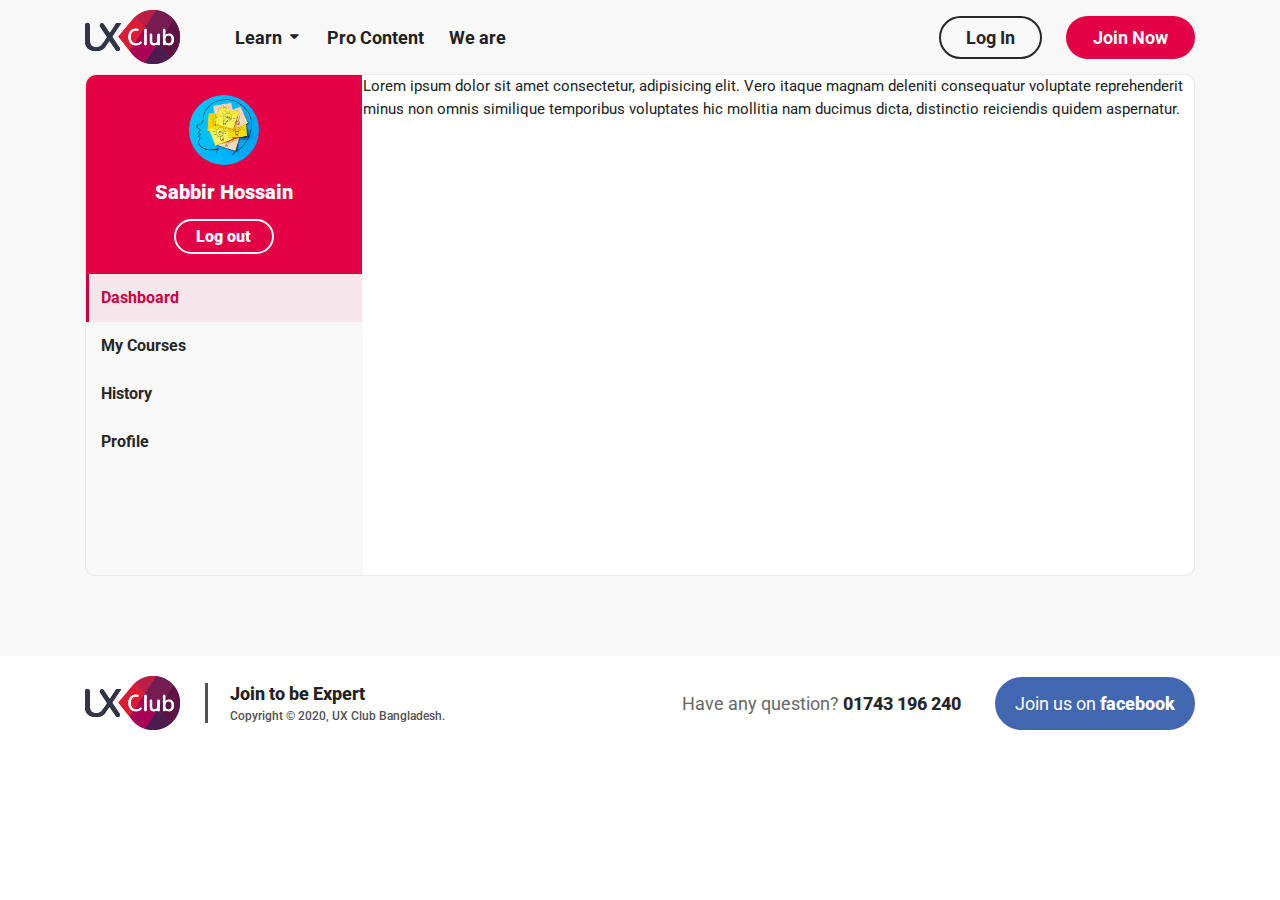
<file: profile-2.html>
<!doctype html>
<html class="no-js" lang="en">

<head>

    <!--========= Required meta tags =========-->
    <meta charset="utf-8">
    <meta http-equiv="x-ua-compatible" content="ie=edge">
    <meta name="description" content="">
    <meta name="viewport" content="width=device-width, initial-scale=1, shrink-to-fit=no">

    <!--====== Title ======-->
    <title>Site Title</title>

<!--====== Favicon ======-->
<link rel="shortcut icon" href="assets/images/favicon.png" type="images/x-icon" />
<!--====== bootstrap css ======-->
<link rel="stylesheet" href="assets/css/bootstrap.min.css">
<!--====== font-awesome css ======-->
<link rel="stylesheet" href="assets/css/font-awesome.min.css">
<link rel="stylesheet" href="assets/css/icofont.min.css">
<link rel="stylesheet" href="assets/css/nice-select.css">
<link rel="stylesheet" href="assets/css/animate-headline.css">
<link rel="stylesheet" href="assets/css/owl.carousel.min.css">
<!--====== Default css ======-->
<link rel="stylesheet" href="assets/css/default.css">
<!--====== style css ======-->
<link rel="stylesheet" href="assets/css/style.css">
<!--====== responsive css ======-->
<link rel="stylesheet" href="assets/css/responsive.css">

</head>
<!--[if lt IE 8]>
        <p class="browserupgrade">You are using an <strong>outdated</strong> browser. Please <a href="http://browsehappy.com/">upgrade your browser</a> to improve your experience.</p>
    <![endif]-->

<body>
    <div class="overlayed"></div>
   <!-- header area start -->
   <header class="header-area page">
       <div class="container">
           <div class="row">
               <div class="col-md-8">
                   <div class="header-left">
                       <a href="index.html" class="site-logo">
                           <img src="assets/images/footer-logo.png" alt="">
                       </a>
                       <div class="mainmenu">
                           <ul id="navMenu">
                               <li class="has-submenu"><a href="inner-page-before.html">Learn</a>
                                   <ul class="has-sub-menu">
                                       <li><a href="#">Submenu 1</a></li>
                                       <li><a href="#">Submenu 2</a></li>
                                   </ul>
                               </li>
                               <li><a href="inner-page-after.html">Pro Content</a></li>
                               <li><a href="about.html">We are</a></li>
                           </ul>
                       </div>
                       <div class="sideicon">
                           <input type="checkbox" class="navigation__checkbox" id="navi-toggle">
                           <label for="navi-toggle" class="navigation__button">
                               <span class="navigation__icon">&nbsp;</span>
                           </label>
                       </div>
                   </div>
               </div>
               <div class="col-md-4 my-auto">
                   <div class="header-buttons">
                       <a href="login.html" class="site-button">Log In</a>
                       <a href="singup.html" class="site-button borderd">Join Now</a>
                   </div>
               </div>
           </div>
       </div>
   </header>
   <!-- header area end -->

   <!-- hamburger menu start -->
   <div class="hamburger-menu">
       <div class="sidebarlists">
           <div class="crossbars">
               <button></button>
           </div>
           <ul>
               <li><a href="inner-page-before.html">Learn</a>
                   <ul>
                       <li><a href="#">Submenu 1</a></li>
                       <li><a href="#">Submenu 2</a></li>
                   </ul>
               </li>
               <li><a href="inner-page-after.html">Pro Content</a></li>
               <li><a href="about.html">We are</a></li>
           </ul>
       </div>
   </div>
   <!-- hamburger menu end -->

    <!-- user profile area start -->
    <section class="user-profile-area">
        <div class="container">
            <div class="row no-gutters user-profile">
                <div class="col-md-3 profile-left">
                    <div class="authore">
                        <div class="authore-img">
                            <img src="assets/images/blog-2.jpg" alt="">
                        </div>
                        <h4 class="name">Sabbir Hossain</h4>
                        <a href="#" class="site-btn logout">Log out</a>
                    </div>
                    <ul class="nav dashboard" role="tablist">
                        <li class="nav-item">
                            <a class="nav-link active" href="#tab-1" role="tab" data-toggle="tab">Dashboard</a>
                        </li>
                        <li class="nav-item">
                            <a class="nav-link" href="#tab-2" role="tab" data-toggle="tab">My Courses</a>
                        </li>
                        <li class="nav-item">
                            <a class="nav-link" href="#tab-3" role="tab" data-toggle="tab">History</a>
                        </li>
                        <li class="nav-item">
                            <a class="nav-link" href="#tab-4" role="tab" data-toggle="tab">Profile</a>
                        </li>
                    </ul>
                </div>
                <div class="col-md-9 profile-right">
                    <div class="tab-content">
                        <div role="tabpanel" class="tab-pane fade in active show" id="tab-1">
                            <p>Lorem ipsum dolor sit amet consectetur, adipisicing elit. Vero itaque magnam deleniti
                                consequatur voluptate reprehenderit minus non omnis similique temporibus voluptates hic
                                mollitia nam ducimus dicta, distinctio reiciendis quidem aspernatur.</p>
                        </div>
                        
                    </div>
                </div>
            </div>
        </div>
    </section>
    <!-- user profile area end -->



    <!-- footer start -->
    <footer class="footer-area">
        <div class="container">
            <div class="row">
                <div class="col-lg-6">
                    <div class="footer-left">
                        <a href="index.html" class="footer-logo">
                            <img src="assets/images/footer-logo.png" alt="">
                        </a>
                        <div class="tagline">
                            <h4>Join to be Expert<span>Copyright &copy; 2020, UX Club Bangladesh.</span></h4>
                        </div>
                    </div>
                </div>
                <div class="col-lg-6 my-auto">
                    <div class="footer-right">
                        <a href="tel:01743196240" class="call-button"><span>Have any question?</span> 01743 196 240</a>
                        <a href="#" class="fb-button"><span>Join us on</span> facebook</a>
                    </div>
                </div>
            </div>
        </div>
    </footer>

    <!--========= jquery js =========-->
    <script src="assets/js/jquery-2.2.4.min.js"></script>
    <!--========= Bootstrap js =========-->
    <script src="assets/js/bootstrap.min.js"></script>
    <!--========= meanmenu js =========-->
    <script src="assets/js/jquery.nice-select.min.js"></script>
    <script src="assets/js/lightcase.js"></script>
    <script src="assets/js/animate-headline.js"></script>
    <script src="assets/js/owl.carousel.min.js"></script>
    <!--========= main js =========-->
    <script src="assets/js/main.js"></script>
</body>

</html>
</file>
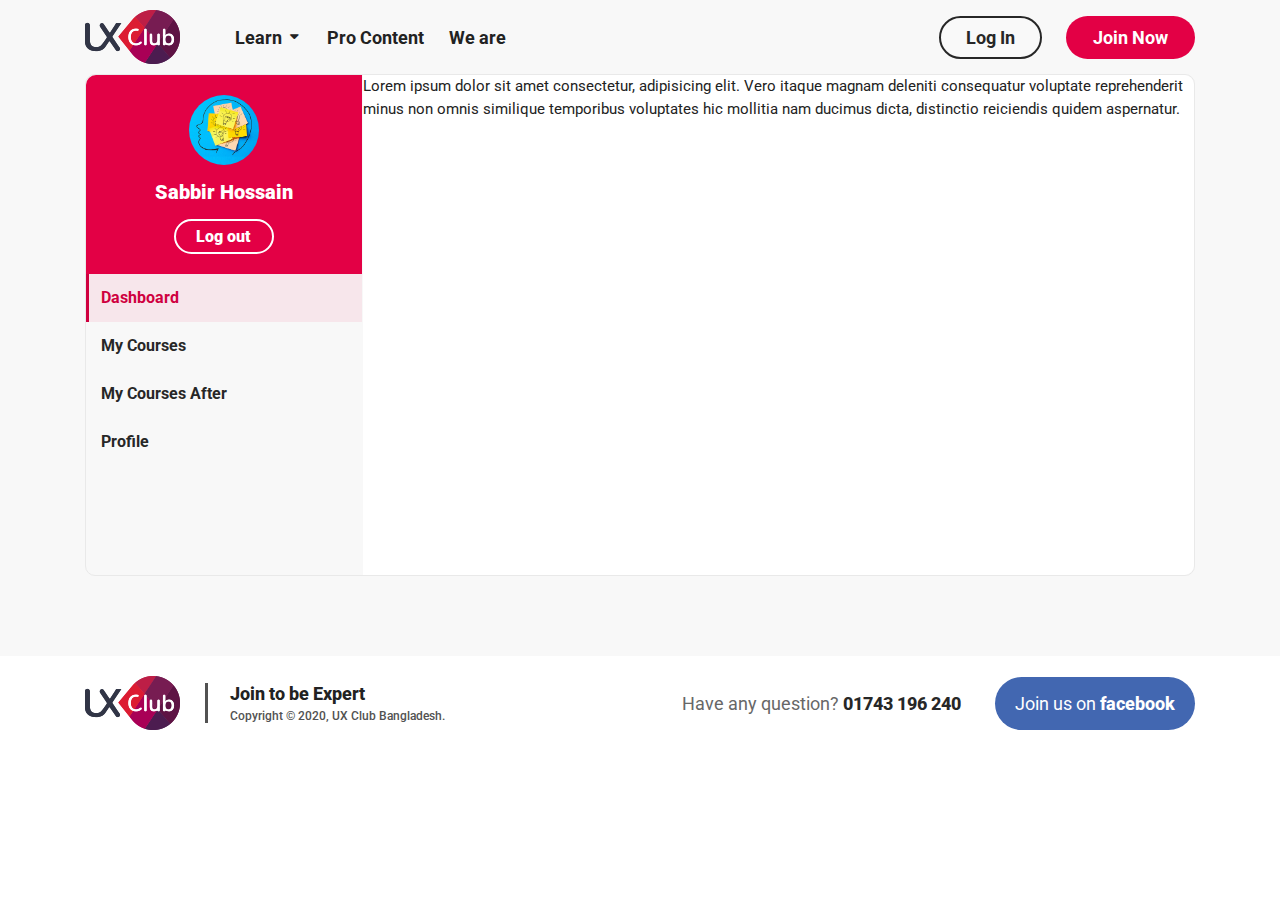
<file: profile.html>
<!doctype html>
<html class="no-js" lang="en">

<head>

    <!--========= Required meta tags =========-->
    <meta charset="utf-8">
    <meta http-equiv="x-ua-compatible" content="ie=edge">
    <meta name="description" content="">
    <meta name="viewport" content="width=device-width, initial-scale=1, shrink-to-fit=no">

    <!--====== Title ======-->
    <title>Site Title</title>

<!--====== Favicon ======-->
<link rel="shortcut icon" href="assets/images/favicon.png" type="images/x-icon" />
<!--====== bootstrap css ======-->
<link rel="stylesheet" href="assets/css/bootstrap.min.css">
<!--====== font-awesome css ======-->
<link rel="stylesheet" href="assets/css/font-awesome.min.css">
<link rel="stylesheet" href="assets/css/icofont.min.css">
<link rel="stylesheet" href="assets/css/nice-select.css">
<link rel="stylesheet" href="assets/css/animate-headline.css">
<link rel="stylesheet" href="assets/css/owl.carousel.min.css">
<!--====== Default css ======-->
<link rel="stylesheet" href="assets/css/default.css">
<!--====== style css ======-->
<link rel="stylesheet" href="assets/css/style.css">
<!--====== responsive css ======-->
<link rel="stylesheet" href="assets/css/responsive.css">

</head>
<!--[if lt IE 8]>
        <p class="browserupgrade">You are using an <strong>outdated</strong> browser. Please <a href="http://browsehappy.com/">upgrade your browser</a> to improve your experience.</p>
    <![endif]-->

<body>
    <div class="overlayed"></div>
    <!-- header area start -->
    <header class="header-area page">
        <div class="container">
            <div class="row">
                <div class="col-md-8">
                    <div class="header-left">
                        <a href="index.html" class="site-logo">
                            <img src="assets/images/footer-logo.png" alt="">
                        </a>
                        <div class="mainmenu">
                            <ul id="navMenu">
                                <li class="has-submenu"><a href="inner-page-before.html">Learn</a>
                                    <ul class="has-sub-menu">
                                        <li><a href="#">Submenu 1</a></li>
                                        <li><a href="#">Submenu 2</a></li>
                                    </ul>
                                </li>
                                <li><a href="inner-page-after.html">Pro Content</a></li>
                                <li><a href="about.html">We are</a></li>
                            </ul>
                        </div>
                        <div class="sideicon">
                            <input type="checkbox" class="navigation__checkbox" id="navi-toggle">
                            <label for="navi-toggle" class="navigation__button">
                                <span class="navigation__icon">&nbsp;</span>
                            </label>
                        </div>
                    </div>
                </div>
                <div class="col-md-4 my-auto">
                    <div class="header-buttons">
                        <a href="login.html" class="site-button">Log In</a>
                        <a href="singup.html" class="site-button borderd">Join Now</a>
                    </div>
                </div>
            </div>
        </div>
    </header>
    <!-- header area end -->

    <!-- hamburger menu start -->
    <div class="hamburger-menu">
        <div class="sidebarlists">
            <div class="crossbars">
                <button></button>
            </div>
            <ul>
                <li><a href="inner-page-before.html">Learn</a>
                    <ul>
                        <li><a href="#">Submenu 1</a></li>
                        <li><a href="#">Submenu 2</a></li>
                    </ul>
                </li>
                <li><a href="inner-page-after.html">Pro Content</a></li>
                <li><a href="about.html">We are</a></li>
            </ul>
        </div>
    </div>
    <!-- hamburger menu end -->

    <!-- user profile area start -->
    <section class="user-profile-area">
        <div class="container">
            <div class="row no-gutters user-profile">
                <div class="col-md-3 profile-left">
                    <div class="authore">
                        <div class="authore-img">
                            <img src="assets/images/blog-2.jpg" alt="">
                        </div>
                        <h4 class="name">Sabbir Hossain</h4>
                        <a href="#" class="site-btn logout">Log out</a>
                    </div>
                    <ul class="nav dashboard" role="tablist">
                        <li class="nav-item">
                            <a class="nav-link active" href="#tab-1" role="tab" data-toggle="tab">Dashboard</a>
                        </li>
                        <li class="nav-item">
                            <a class="nav-link" href="#tab-2" role="tab" data-toggle="tab">My Courses</a>
                        </li>
                        <li class="nav-item">
                            <a class="nav-link" href="#tab-3" role="tab" data-toggle="tab">My Courses After</a>
                        </li>
                        <li class="nav-item">
                            <a class="nav-link" href="#tab-4" role="tab" data-toggle="tab">Profile</a>
                        </li>
                    </ul>
                </div>
                <div class="col-md-9 profile-right">
                    <div class="tab-content">
                        <div role="tabpanel" class="tab-pane fade in active show" id="tab-1">
                            <p>Lorem ipsum dolor sit amet consectetur, adipisicing elit. Vero itaque magnam deleniti consequatur voluptate reprehenderit minus non omnis similique temporibus voluptates hic mollitia nam ducimus dicta, distinctio reiciendis quidem aspernatur.</p>
                        </div>
                        <div role="tabpanel" class="tab-pane fade" id="tab-2">
                            <div class="dashboard-courses">
                                <div class="icon">
                                    <img src="assets/images/no-course.png" alt="">
                                </div>
                                <h4 class="title">No course found! Learn first</h4>
                                <a href="#" class="join-course">Join the course</a>
                            </div>
                        </div>
                        <div role="tabpanel" class="tab-pane fade" id="tab-3">
                            <div class="row pl-30">
                                <div class="col-md-6">
                                    <div class="single-course profile mt-30">
                                        <div class="course-img">
                                            <a href="#"><img src="assets/images/course-5.jpg" alt="Course 1"></a>
                                        </div>
                                        <a href="#" class="start-btn">Start Course</a>
                                        <a href="#">
                                            <h4 class="title">Learn Graphic Design</h4>
                                        </a>
                                        <p>Learn Web/UI Design with Project
                                            & Live Support</p>
                                        <span class="course-meta">
                                            <i class="fa fa-exclamation-circle" aria-hidden="true"></i> 20
                                            Class with Project
                                        </span>
                                    </div>
                                </div>
                            </div>
                        </div>
                    </div>
                </div> 
            </div>
        </div>
    </section>
    <!-- user profile area end -->

    

    <!-- footer start -->
    <footer class="footer-area">
        <div class="container">
            <div class="row">
                <div class="col-lg-6">
                    <div class="footer-left">
                        <a href="index.html" class="footer-logo">
                            <img src="assets/images/footer-logo.png" alt="">
                        </a>
                        <div class="tagline">
                            <h4>Join to be Expert<span>Copyright &copy; 2020, UX Club Bangladesh.</span></h4>
                        </div>
                    </div>
                </div>
                <div class="col-lg-6 my-auto">
                    <div class="footer-right">
                        <a href="tel:01743196240" class="call-button"><span>Have any question?</span> 01743 196 240</a>
                        <a href="#" class="fb-button"><span>Join us on</span> facebook</a>
                    </div>
                </div>
            </div>
        </div>
    </footer>

    <!--========= jquery js =========-->
    <script src="assets/js/jquery-2.2.4.min.js"></script>
    <!--========= Bootstrap js =========-->
    <script src="assets/js/bootstrap.min.js"></script>
    <!--========= meanmenu js =========-->
    <script src="assets/js/jquery.nice-select.min.js"></script>
    <script src="assets/js/lightcase.js"></script>
    <script src="assets/js/animate-headline.js"></script>
    <script src="assets/js/owl.carousel.min.js"></script>
    <!--========= main js =========-->
    <script src="assets/js/main.js"></script>
</body>

</html>
</file>
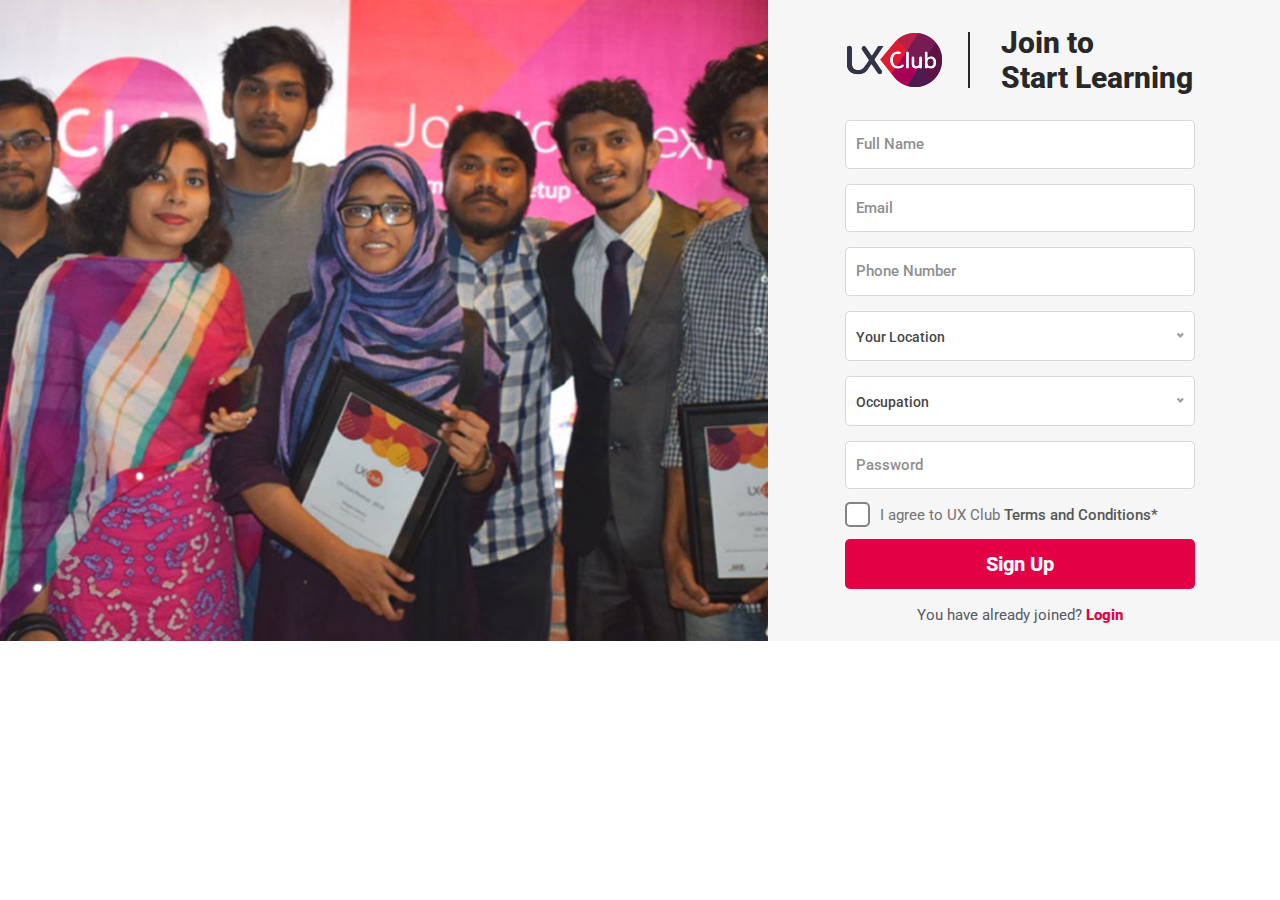
<file: singup.html>
<!doctype html>
<html class="no-js" lang="en">

<head>

    <!--========= Required meta tags =========-->
    <meta charset="utf-8">
    <meta http-equiv="x-ua-compatible" content="ie=edge">
    <meta name="description" content="">
    <meta name="viewport" content="width=device-width, initial-scale=1, shrink-to-fit=no">

    <!--====== Title ======-->
    <title>Site Title</title>

    <!--====== Favicon ======-->
    <link rel="shortcut icon" href="assets/images/favicon.png" type="images/x-icon" />
    <!--====== bootstrap css ======-->
    <link rel="stylesheet" href="assets/css/bootstrap.min.css">
    <!--====== font-awesome css ======-->
    <link rel="stylesheet" href="assets/css/font-awesome.min.css">
    <link rel="stylesheet" href="assets/css/icofont.min.css">
    <link rel="stylesheet" href="assets/css/nice-select.css">
    <link rel="stylesheet" href="assets/css/animate-headline.css">
    <link rel="stylesheet" href="assets/css/owl.carousel.min.css">
    <!--====== Default css ======-->
    <link rel="stylesheet" href="assets/css/default.css">
    <!--====== style css ======-->
    <link rel="stylesheet" href="assets/css/style.css">
    <!--====== responsive css ======-->
    <link rel="stylesheet" href="assets/css/responsive.css">

</head>
<!--[if lt IE 8]>
        <p class="browserupgrade">You are using an <strong>outdated</strong> browser. Please <a href="http://browsehappy.com/">upgrade your browser</a> to improve your experience.</p>
    <![endif]-->

<body>

    <!-- login area start -->
    <section class="login-area register">
        <div class="container">
            <div class="row justify-content-end">
                <div class="col-lg-4">
                    <div class="login-box register">
                        <div class="login-top">
                            <a href="index.html" class="site-logo"><img src="assets/images/footer-logo.png" alt=""></a>
                            <div class="content">
                                <h2 class="title">Join to
                                    <span>Start Learning</span></h2>
                            </div>
                        </div>
                        <div class="login-form">
                            <form action="index.html">
                                <input type="text" placeholder="Full Name">
                                <input type="email" placeholder="Email">
                                <input type="tel" placeholder="Phone Number">
                                <select name="subject">
                                    <option data-display="Your Location">Your Location</option>
                                    <option value="1">Dhaka</option>
                                    <option value="2">Barishal </option>
                                    <option value="3">Syleth </option>
                                    <option value="4">Khulna </option>
                                    <option value="5">Other </option>
                                </select>
                                <select name="subject">
                                    <option data-display="Occupation">Occupation</option>
                                    <option value="1">Student</option>
                                    <option value="2">Freelancer </option>
                                    <option value="3">Employed </option>
                                    <option value="4">Business </option>
                                    <option value="5">Other </option>
                                </select>
                                <input type="password" placeholder="Password">
                                <div class="form-grou">
                                    <label class="container-label">I agree to UX Club <a href="#">Terms
                                            and
                                            Conditions*</a>
                                        <input type="checkbox">
                                        <span class="checkmark"></span>
                                    </label>
                                </div>
                                <input type="submit" value="Sign Up">
                            <div class="form-bottom">
                                <p>You have already joined? <a href="login.html" class="join">Login</a>
                                </p>
                            </div>
                            </form>
                        </div>
                    </div>
                </div>
            </div>
        </div>
    </section>
    <!-- login area end -->

    <!--========= jquery js =========-->
    <script src="assets/js/jquery-2.2.4.min.js"></script>
    <!--========= Bootstrap js =========-->
    <script src="assets/js/bootstrap.min.js"></script>
    <!--========= meanmenu js =========-->
    <script src="assets/js/jquery.nice-select.min.js"></script>
    <script src="assets/js/lightcase.js"></script>
    <script src="assets/js/animate-headline.js"></script>
    <script src="assets/js/owl.carousel.min.js"></script>
    <!--========= main js =========-->
    <script src="assets/js/main.js"></script>
</body>

</html>
</file>
<file: assets/css/nice-select.css>
.nice-select {
  -webkit-tap-highlight-color: transparent;
  background-color: #fff;
  border-radius: 5px;
  border: solid 1px #e8e8e8;
  box-sizing: border-box;
  clear: both;
  cursor: pointer;
  display: block;
  float: left;
  font-family: inherit;
  font-size: 14px;
  font-weight: normal;
  height: 42px;
  line-height: 40px;
  outline: none;
  padding-left: 18px;
  padding-right: 30px;
  position: relative;
  text-align: left !important;
  -webkit-transition: all 0.2s ease-in-out;
  transition: all 0.2s ease-in-out;
  -webkit-user-select: none;
     -moz-user-select: none;
      -ms-user-select: none;
          user-select: none;
  white-space: nowrap;
  width: auto; }
  .nice-select:hover {
    border-color: #dbdbdb; }
  .nice-select:active, .nice-select.open, .nice-select:focus {
    border-color: #999; }
  .nice-select:after {
    border-bottom: 2px solid #999;
    border-right: 2px solid #999;
    content: '';
    display: block;
    height: 5px;
    margin-top: -4px;
    pointer-events: none;
    position: absolute;
    right: 12px;
    top: 50%;
    -webkit-transform-origin: 66% 66%;
        -ms-transform-origin: 66% 66%;
            transform-origin: 66% 66%;
    -webkit-transform: rotate(45deg);
        -ms-transform: rotate(45deg);
            transform: rotate(45deg);
    -webkit-transition: all 0.15s ease-in-out;
    transition: all 0.15s ease-in-out;
    width: 5px; }
  .nice-select.open:after {
    -webkit-transform: rotate(-135deg);
        -ms-transform: rotate(-135deg);
            transform: rotate(-135deg); }
  .nice-select.open .list {
    opacity: 1;
    pointer-events: auto;
    -webkit-transform: scale(1) translateY(0);
        -ms-transform: scale(1) translateY(0);
            transform: scale(1) translateY(0); }
  .nice-select.disabled {
    border-color: #ededed;
    color: #999;
    pointer-events: none; }
    .nice-select.disabled:after {
      border-color: #cccccc; }
  .nice-select.wide {
    width: 100%; }
    .nice-select.wide .list {
      left: 0 !important;
      right: 0 !important; }
  .nice-select.right {
    float: right; }
    .nice-select.right .list {
      left: auto;
      right: 0; }
  .nice-select.small {
    font-size: 12px;
    height: 36px;
    line-height: 34px; }
    .nice-select.small:after {
      height: 4px;
      width: 4px; }
    .nice-select.small .option {
      line-height: 34px;
      min-height: 34px; }
  .nice-select .list {
    background-color: #fff;
    border-radius: 5px;
    box-shadow: 0 0 0 1px rgba(68, 68, 68, 0.11);
    box-sizing: border-box;
    margin-top: 4px;
    opacity: 0;
    overflow: hidden;
    padding: 0;
    pointer-events: none;
    position: absolute;
    top: 100%;
    left: 0;
    -webkit-transform-origin: 50% 0;
        -ms-transform-origin: 50% 0;
            transform-origin: 50% 0;
    -webkit-transform: scale(0.75) translateY(-21px);
        -ms-transform: scale(0.75) translateY(-21px);
            transform: scale(0.75) translateY(-21px);
    -webkit-transition: all 0.2s cubic-bezier(0.5, 0, 0, 1.25), opacity 0.15s ease-out;
    transition: all 0.2s cubic-bezier(0.5, 0, 0, 1.25), opacity 0.15s ease-out;
    z-index: 9; }
    .nice-select .list:hover .option:not(:hover) {
      background-color: transparent !important; }
  .nice-select .option {
    cursor: pointer;
    font-weight: 400;
    line-height: 40px;
    list-style: none;
    min-height: 40px;
    outline: none;
    padding-left: 18px;
    padding-right: 29px;
    text-align: left;
    -webkit-transition: all 0.2s;
    transition: all 0.2s; }
    .nice-select .option:hover, .nice-select .option.focus, .nice-select .option.selected.focus {
      background-color: #f6f6f6; }
    .nice-select .option.selected {
      font-weight: bold; }
    .nice-select .option.disabled {
      background-color: transparent;
      color: #999;
      cursor: default; }

.no-csspointerevents .nice-select .list {
  display: none; }

.no-csspointerevents .nice-select.open .list {
  display: block; }
</file>
<file: assets/css/default.css>
/* Deafult Margin & Padding */
.mt-none-30 {
	margin-top: -30px;
}
.mt-none-50 {
	margin-top: -50px;
}

/*-- Margin Top --*/
.mt-5 {
	margin-top: 5px;
}
.mt-10 {
	margin-top: 10px;
}
.mt-15 {
	margin-top: 15px;
}
.mt-20 {
	margin-top: 20px;
}
.mt-25 {
	margin-top: 25px;
}
.mt-30 {
	margin-top: 30px;
}
.mt-35 {
	margin-top: 35px;
}
.mt-40 {
	margin-top: 40px;
}
.mt-45 {
	margin-top: 45px;
}
.mt-50 {
	margin-top: 50px;
}
.mt-55 {
	margin-top: 55px;
}
.mt-60 {
	margin-top: 60px;
}
.mt-65 {
	margin-top: 65px;
}
.mt-70 {
	margin-top: 70px;
}
.mt-75 {
	margin-top: 75px;
}
.mt-80 {
	margin-top: 80px;
}
.mt-85 {
	margin-top: 85px;
}
.mt-90 {
	margin-top: 90px;
}
.mt-95 {
	margin-top: 95px;
}
.mt-100 {
	margin-top: 100px;
}
.mt-105 {
	margin-top: 105px;
}
.mt-110 {
	margin-top: 110px;
}
.mt-115 {
	margin-top: 115px;
}
.mt-120 {
	margin-top: 120px;
}
.mt-125 {
	margin-top: 125px;
}
.mt-130 {
	margin-top: 130px;
}
.mt-135 {
	margin-top: 135px;
}
.mt-140 {
	margin-top: 140px;
}
.mt-145 {
	margin-top: 145px;
}
.mt-150 {
	margin-top: 150px;
}
.mt-155 {
	margin-top: 155px;
}
.mt-160 {
	margin-top: 160px;
}
.mt-165 {
	margin-top: 165px;
}
.mt-170 {
	margin-top: 170px;
}
.mt-175 {
	margin-top: 175px;
}
.mt-180 {
	margin-top: 180px;
}
.mt-185 {
	margin-top: 185px;
}
.mt-190 {
	margin-top: 190px;
}
.mt-195 {
	margin-top: 195px;
}
.mt-200 {
	margin-top: 200px;
}
/*-- Margin Bottom --*/

.mb-5 {
	margin-bottom: 5px;
}
.mb-10 {
	margin-bottom: 10px;
}
.mb-15 {
	margin-bottom: 15px;
}
.mb-20 {
	margin-bottom: 20px;
}
.mb-25 {
	margin-bottom: 25px;
}
.mb-30 {
	margin-bottom: 30px;
}
.mb-35 {
	margin-bottom: 35px;
}
.mb-40 {
	margin-bottom: 40px;
}
.mb-45 {
	margin-bottom: 45px;
}
.mb-50 {
	margin-bottom: 50px;
}
.mb-55 {
	margin-bottom: 55px;
}
.mb-60 {
	margin-bottom: 60px;
}
.mb-65 {
	margin-bottom: 65px;
}
.mb-70 {
	margin-bottom: 70px;
}
.mb-75 {
	margin-bottom: 75px;
}
.mb-80 {
	margin-bottom: 80px;
}
.mb-85 {
	margin-bottom: 85px;
}
.mb-90 {
	margin-bottom: 90px;
}
.mb-95 {
	margin-bottom: 95px;
}
.mb-100 {
	margin-bottom: 100px;
}
.mb-105 {
	margin-bottom: 105px;
}
.mb-110 {
	margin-bottom: 110px;
}
.mb-115 {
	margin-bottom: 115px;
}
.mb-120 {
	margin-bottom: 120px;
}
.mb-125 {
	margin-bottom: 125px;
}
.mb-130 {
	margin-bottom: 130px;
}
.mb-135 {
	margin-bottom: 135px;
}
.mb-140 {
	margin-bottom: 140px;
}
.mb-145 {
	margin-bottom: 145px;
}
.mb-150 {
	margin-bottom: 150px;
}
.mb-155 {
	margin-bottom: 155px;
}
.mb-160 {
	margin-bottom: 160px;
}
.mb-165 {
	margin-bottom: 165px;
}
.mb-170 {
	margin-bottom: 170px;
}
.mb-175 {
	margin-bottom: 175px;
}
.mb-180 {
	margin-bottom: 180px;
}
.mb-185 {
	margin-bottom: 185px;
}
.mb-190 {
	margin-bottom: 190px;
}
.mb-195 {
	margin-bottom: 195px;
}
.mb-200 {
	margin-bottom: 200px;
}
/*-- margin left --*/
.ml-5 {
	margin-left: 5px;
}
.ml-10 {
	margin-left: 10px;
}
.ml-15 {
	margin-left: 15px;
}
.ml-20 {
	margin-left: 20px;
}
.ml-25 {
	margin-left: 25px;
}
.ml-30 {
	margin-left: 30px;
}
.ml-35 {
	margin-left: 35px;
}
.ml-40 {
	margin-left: 40px;
}
.ml-45 {
	margin-left: 45px;
}
.ml-50 {
	margin-left: 50px;
}
.ml-55 {
	margin-left: 55px;
}
.ml-60 {
	margin-left: 60px;
}
.ml-65 {
	margin-left: 65px;
}
.ml-70 {
	margin-left: 70px;
}
.ml-75 {
	margin-left: 75px;
}
.ml-80 {
	margin-left: 80px;
}
.ml-85 {
	margin-left: 85px;
}
.ml-90 {
	margin-left: 90px;
}
.ml-95 {
	margin-left: 95px;
}
.ml-100 {
	margin-left: 100px;
}
.ml-105 {
	margin-left: 105px;
}
.ml-110 {
	margin-left: 110px;
}
.ml-115 {
	margin-left: 115px;
}
.ml-120 {
	margin-left: 120px;
}
.ml-125 {
	margin-left: 125px;
}
.ml-130 {
	margin-left: 130px;
}
.ml-135 {
	margin-left: 135px;
}
.ml-140 {
	margin-left: 140px;
}
.ml-145 {
	margin-left: 145px;
}
.ml-150 {
	margin-left: 150px;
}
.ml-155 {
	margin-left: 155px;
}
.ml-160 {
	margin-left: 160px;
}
.ml-165 {
	margin-left: 165px;
}
.ml-170 {
	margin-left: 170px;
}
.ml-175 {
	margin-left: 175px;
}
.ml-180 {
	margin-left: 180px;
}
.ml-185 {
	margin-left: 185px;
}
.ml-190 {
	margin-left: 190px;
}
.ml-195 {
	margin-left: 195px;
}
.ml-200 {
	margin-left: 200px;
}
/*-- margin right --*/
.mr-5 {
	margin-right: 5px;
}
.mr-10 {
	margin-right: 10px;
}
.mr-15 {
	margin-right: 15px;
}
.mr-20 {
	margin-right: 20px;
}
.mr-25 {
	margin-right: 25px;
}
.mr-30 {
	margin-right: 30px;
}
.mr-35 {
	margin-right: 35px;
}
.mr-40 {
	margin-right: 40px;
}
.mr-45 {
	margin-right: 45px;
}
.mr-50 {
	margin-right: 50px;
}
.mr-55 {
	margin-right: 55px;
}
.mr-60 {
	margin-right: 60px;
}
.mr-65 {
	margin-right: 65px;
}
.mr-70 {
	margin-right: 70px;
}
.mr-75 {
	margin-right: 75px;
}
.mr-80 {
	margin-right: 80px;
}
.mr-85 {
	margin-right: 85px;
}
.mr-90 {
	margin-right: 90px;
}
.mr-95 {
	margin-right: 95px;
}
.mr-100 {
	margin-right: 100px;
}
.mr-105 {
	margin-right: 105px;
}
.mr-110 {
	margin-right: 110px;
}
.mr-115 {
	margin-right: 115px;
}
.mr-120 {
	margin-right: 120px;
}
.mr-125 {
	margin-right: 125px;
}
.mr-130 {
	margin-right: 130px;
}
.mr-135 {
	margin-right: 135px;
}
.mr-140 {
	margin-right: 140px;
}
.mr-145 {
	margin-right: 145px;
}
.mr-150 {
	margin-right: 150px;
}
.mr-155 {
	margin-right: 155px;
}
.mr-160 {
	margin-right: 160px;
}
.mr-165 {
	margin-right: 165px;
}
.mr-170 {
	margin-right: 170px;
}
.mr-175 {
	margin-right: 175px;
}
.mr-180 {
	margin-right: 180px;
}
.mr-185 {
	margin-right: 185px;
}
.mr-190 {
	margin-right: 190px;
}
.mr-195 {
	margin-right: 195px;
}
.mr-200 {
	margin-right: 200px;
}


/*-- Padding Top --*/

.pt-5 {
	padding-top: 5px;
}
.pt-10 {
	padding-top: 10px;
}
.pt-15 {
	padding-top: 15px;
}
.pt-20 {
	padding-top: 20px;
}
.pt-25 {
	padding-top: 25px;
}
.pt-30 {
	padding-top: 30px;
}
.pt-35 {
	padding-top: 35px;
}
.pt-40 {
	padding-top: 40px;
}
.pt-45 {
	padding-top: 45px;
}
.pt-50 {
	padding-top: 50px;
}
.pt-55 {
	padding-top: 55px;
}
.pt-60 {
	padding-top: 60px;
}
.pt-65 {
	padding-top: 65px;
}
.pt-70 {
	padding-top: 70px;
}
.pt-75 {
	padding-top: 75px;
}
.pt-80 {
	padding-top: 80px;
}
.pt-85 {
	padding-top: 85px;
}
.pt-90 {
	padding-top: 90px;
}
.pt-95 {
	padding-top: 95px;
}
.pt-100 {
	padding-top: 100px;
}
.pt-105 {
	padding-top: 105px;
}
.pt-110 {
	padding-top: 110px;
}
.pt-115 {
	padding-top: 115px;
}
.pt-120 {
	padding-top: 120px;
}
.pt-125 {
	padding-top: 125px;
}
.pt-130 {
	padding-top: 130px;
}
.pt-135 {
	padding-top: 135px;
}
.pt-140 {
	padding-top: 140px;
}
.pt-145 {
	padding-top: 145px;
}
.pt-150 {
	padding-top: 150px;
}
.pt-155 {
	padding-top: 155px;
}
.pt-160 {
	padding-top: 160px;
}
.pt-165 {
	padding-top: 165px;
}
.pt-170 {
	padding-top: 170px;
}
.pt-175 {
	padding-top: 175px;
}
.pt-180 {
	padding-top: 180px;
}
.pt-185 {
	padding-top: 185px;
}
.pt-190 {
	padding-top: 190px;
}
.pt-195 {
	padding-top: 195px;
}
.pt-200 {
	padding-top: 200px;
}
/*-- Padding Bottom --*/

.pb-5 {
	padding-bottom: 5px;
}
.pb-10 {
	padding-bottom: 10px;
}
.pb-15 {
	padding-bottom: 15px;
}
.pb-20 {
	padding-bottom: 20px;
}
.pb-25 {
	padding-bottom: 25px;
}
.pb-30 {
	padding-bottom: 30px;
}
.pb-35 {
	padding-bottom: 35px;
}
.pb-40 {
	padding-bottom: 40px;
}
.pb-45 {
	padding-bottom: 45px;
}
.pb-50 {
	padding-bottom: 50px;
}
.pb-55 {
	padding-bottom: 55px;
}
.pb-60 {
	padding-bottom: 60px;
}
.pb-65 {
	padding-bottom: 65px;
}
.pb-70 {
	padding-bottom: 70px;
}
.pb-75 {
	padding-bottom: 75px;
}
.pb-80 {
	padding-bottom: 80px;
}
.pb-85 {
	padding-bottom: 85px;
}
.pb-90 {
	padding-bottom: 90px;
}
.pb-95 {
	padding-bottom: 95px;
}
.pb-100 {
	padding-bottom: 100px;
}
.pb-105 {
	padding-bottom: 105px;
}
.pb-110 {
	padding-bottom: 110px;
}
.pb-115 {
	padding-bottom: 115px;
}
.pb-120 {
	padding-bottom: 120px;
}
.pb-125 {
	padding-bottom: 125px;
}
.pb-130 {
	padding-bottom: 130px;
}
.pb-135 {
	padding-bottom: 135px;
}
.pb-140 {
	padding-bottom: 140px;
}
.pb-145 {
	padding-bottom: 145px;
}
.pb-150 {
	padding-bottom: 150px;
}
.pb-155 {
	padding-bottom: 155px;
}
.pb-160 {
	padding-bottom: 160px;
}
.pb-165 {
	padding-bottom: 165px;
}
.pb-170 {
	padding-bottom: 170px;
}
.pb-175 {
	padding-bottom: 175px;
}
.pb-180 {
	padding-bottom: 180px;
}
.pb-185 {
	padding-bottom: 185px;
}
.pb-190 {
	padding-bottom: 190px;
}
.pb-195 {
	padding-bottom: 195px;
}
.pb-200 {
	padding-bottom: 200px;
}

/*-- Padding left --*/

.pl-0 {
	padding-left: 0px;
}
.pl-5 {
	padding-left: 5px;
}
.pl-10 {
	padding-left: 10px;
}
.pl-15 {
	padding-left: 15px;
}
.pl-20 {
	padding-left: 20px;
}
.pl-25 {
	padding-left: 25px;
}
.pl-30 {
	padding-left: 30px;
}
.pl-35 {
	padding-left: 35px;
}
.pl-40 {
	padding-left: 40px;
}
.pl-45 {
	padding-left: 45px;
}
.pl-50 {
	padding-left: 50px;
}
.pl-55 {
	padding-left: 55px;
}
.pl-60 {
	padding-left: 60px;
}
.pl-65 {
	padding-left: 65px;
}
.pl-70 {
	padding-left: 70px;
}
.pl-75 {
	padding-left: 75px;
}
.pl-80 {
	padding-left: 80px;
}
.pl-85 {
	padding-left: 85px;
}
.pl-90 {
	padding-left: 90px;
}
.pl-100 {
	padding-left: 100px;
}
.pl-105 {
	padding-left: 105px;
}
.pl-110 {
	padding-left: 110px;
}
.pl-115 {
	padding-left: 115px;
}
.pl-120 {
	padding-left: 120px;
}
.pl-125 {
	padding-left: 125px;
}
/*-- Padding right --*/

.pr-0 {
	padding-right: 0px;
}
.pr-5 {
	padding-right: 5px;
}
.pr-10 {
	padding-right: 10px;
}
.pr-15 {
	padding-right: 15px;
}
.pr-20 {
	padding-right: 20px;
}
.pr-25 {
	padding-right: 25px;
}
.pr-30 {
	padding-right: 30px;
}
.pr-35 {
	padding-right: 35px;
}
.pr-40 {
	padding-right: 40px;
}
.pr-45 {
	padding-right: 45px;
}
.pr-50 {
	padding-right: 50px;
}
.pr-55 {
	padding-right: 55px;
}
.pr-60 {
	padding-right: 60px;
}
.pr-65 {
	padding-right: 65px;
}
.pr-70 {
	padding-right: 70px;
}
.pr-75 {
	padding-right: 75px;
}
.pr-80 {
	padding-right: 80px;
}
.pr-85 {
	padding-right: 85px;
}
.pr-90 {
	padding-right: 90px;
}
.pr-95 {
	padding-right: 95px;
}
.pr-100 {
	padding-right: 100px;
}
.pr-105 {
	padding-right: 105px;
}

/* black overlay */

[data-overlay] {
	position: relative;
}
[data-overlay]::before {
	background: #000;
	content: "";
	height: 100%;
	left: 0;
	position: absolute;
	top: 0;
	width: 100%;
	z-index: 1;
}
[data-overlay="3"]::before {
	opacity: 0.3;
}
[data-overlay="4"]::before {
	opacity: 0.4;
}
[data-overlay="5"]::before {
	opacity: 0.5;
}
[data-overlay="6"]::before {
	opacity: 0.6;
}
[data-overlay="7"]::before {
	opacity: 0.7;
}
[data-overlay="75"]::before {
	opacity: 0.75;
}
[data-overlay="8"]::before {
	opacity: 0.8;
}
[data-overlay="9"]::before {
	opacity: 0.9;
}

.bg_img{
    background-position: center center;
    background-size: cover;
    background-repeat: no-repeat;
    width: 100%;
}
</file>
<file: assets/css/style.css>
/* 
------------------
Template Name: 
Author: rsthemes
Author Email: info.rsthemes@gmail.com
Version: 1.0
------------------

----------------
Table of Content
----------------
1.common css
2.header css
3.banner css
4.about css
5.services css
6.qualification css
7.portfolio css
8.blog css
9.review css
10.contact css
11.footer css
*/


/*______________________ Global stlye ___________________*/

@import url('https://fonts.googleapis.com/css?family=Roboto:400,400i,500,500i,700,700i,900&display=swap');
@import url('https://fonts.googleapis.com/css?family=Hind+Siliguri:300,400,500,600,700&display=swap');

*,
*::after,
*::before {
    margin: 0;
    padding: 0;
    outline: 0;
}

a,
a:hover,
a:visited,
a:link {
    text-decoration: none;
}

a:focus,
input:focus,
textarea:focus,
button:focus {
    text-decoration: none;
    outline: none;
}

html,
body {
    font-family: 'Roboto', sans-serif;
    font-weight: 400;
    font-style: normal;
    font-size: 15px;
    color: #222222;
}

h1,
h2,
h3,
h4,
h5,
h6,
p {
    margin: 0;
    padding: 0;
}

ul,
li {
    margin: 0px;
    padding: 0px;
    list-style-type: none;
}

a,
button,
input[type="submit"] {
    transition: all 0.2s;
    cursor: pointer;
}

img {
    max-width: 100%;
    height: auto;
}


/*______________________ Main CSS Start From Here ___________________*/


/* header css */
.header-left {
    display: flex;
    align-items: center;
}

.mainmenu ul {
    display: flex;
}

.mainmenu a {
    color: #fff;
    font-weight: 700;
    font-size: 18px;
    display: block;
    padding: 10px 5px;
}

.mainmenu ul li:not(:first-child) {
    padding-left: 15px;
}

.mainmenu {
    margin-left: 50px;
}

.header-buttons {
    text-align: right;
}

.site-button {
    border: 2px solid #fff;
    display: inline-block;
    color: #fff;
    font-weight: 700;
    padding: 9px 26px;
    border-radius: 40px;
    background: #ffffff24;
}

.header-buttons .site-button {
    font-size: 18px;
    padding: 6px 25px;
}

.course-meta i {
    transform: rotate(180deg);
}

.site-button:hover {
    border-color: transparent;
    background: #E30045;
    color: #fff;
}

.site-button.borderd {
    background: #E30045;
    color: #fff;
    border-color: transparent;
    margin-left: 20px;
}

.header-area {
    padding: 10px 0;
    position: absolute;
    width: 100%;
}

ul.has-sub-menu {
    display: inherit;
    background: #fff;
    width: 200px;
    position: absolute;
    z-index: 9;
    padding-top: 10px;
    padding-bottom: 10px;
    left: 0;
    top: 150%;
    opacity: 0;
    visibility: hidden;
    transition: all .2s;
    border-radius: 5px;
}

ul.has-sub-menu li {
    padding: 0 !important;
}

ul.has-sub-menu li a {
    font-size: 16px;
    font-weight: 500;
    padding: 10px 15px;
    color: #272727
}

.mainmenu li {
    position: relative;
}

.mainmenu li:hover ul.has-sub-menu {
    opacity: 1;
    visibility: visible;
    top: 120%
}

li.has-submenu::after {
    content: "\f0d7 ";
    position: absolute;
    right: 8px;
    top: 50%;
    transform: translateY(-50%);
    font-family: fontAwesome;
    color: #fff;
}

.mainmenu li:hover::after {
    color: #E30045;
}

li.has-submenu {
    padding-right: 20px;
}

.mainmenu li:hover>a {
    color: #E30045;
}

/* hero css */
.hero-area {
    padding-top: 120px;
    padding-bottom: 80px;
}

.hero-area .title {
    font-size: 60px;
    color: #fff;
    font-weight: 800;
    text-shadow: 1px 1px 5px #323647;
}

.hero-area .sub-title {
    font-size: 25px;
    color: #fff;
    font-weight: 400;
    margin-top: 10px;
}

.hero-area .sub-title span {
    font-weight: 600;
}

.cd-headline.clip span {
    padding: 0;
}

/* single couse  */

.courses-area {
    padding-top: 60px;
    background: #F6F6F6;
}

.course-img {
    height: 195px;
    overflow: hidden;
    margin-right: -25px;
    margin-left: -25px;
    margin-top: -25px;
    border-radius: 8px 8px 0px 0px;
}

.course-img img {
    width: 100%;
    height: 100%;
    transition: .2s;
    border-radius: 8px 8px 0px 0px;
    object-fit: cover;
}

.single-course:hover .course-img img {
    transform: scale(1.2);
}

.single-course {
    padding: 25px;
    border-radius: 10px;
    box-shadow: 0 0 1.5px 0.5px #E4E4E4;
    padding-bottom: 30px;
    background: #fff;
    border-radius: 8px;
}

.single-course {
    font-size: 16px;
    font-weight: 500;
    color: #424242;
    transition: .2s;
}

.course-meta {
    display: block;
    margin-top: 20px;
    transition: .2s;
    font-weight: 500;
    color: #424242d6;
}

.single-course .title {
    font-size: 25px;
    font-weight: 900;
    color: #272727;
    margin: 20px 0;
    margin-bottom: 15px;
    transition: .2s;
}

.single-course .title span {
    color: #E30045;
}

.single-course:hover .title,
.single-course:hover p,
.single-course:hover .course-meta {
    color: #E30045;
}

/* blog css */

.blog-area .container-fluid {
    padding: 0;
}

.blog-area .row .col-lg-4:not(:nth-child(2)) {
    padding: 0;
}

.blog-area .no-gutters>.col,
.no-gutters>[class*=col-] {
    padding-left: 1.5px;
    padding-right: 1.5px;
}

.blog-area .row .col-lg-4:nth-child(1) {
    padding-right: 1.5px;
}

.blog-area .row .col-lg-4:nth-child(3) {
    padding-left: 1.5px;
}

.single-post {
    height: 490px;
    position: relative;
    overflow: hidden;
    transition: .2s;
}

.single-post .thumb {
    height: 490px;
    z-index: 1;
    transition: .2s;
}

.single-post:hover .thumb {
    transform: scale(1.2);
}

.single-post .thumb::before {
    z-index: -1;
}

.single-post .content {
    position: absolute;
    bottom: 25px;
    width: 100%;
    left: 0;
    color: #fff;
    padding-left: 25px;
    font-size: 16px;
    z-index: 2;
}

.single-post .sub-title {
    font-size: 18px;
    position: relative;
    margin-bottom: 18px;
    padding-bottom: 18px;
}

.single-post .sub-title::after {
    background: #fff;
    left: 0;
    bottom: 0;
    content: "";
    height: 3px;
    width: 50px;
    position: absolute;
}

.single-post .title {
    font-size: 30px;
    margin-bottom: 10px;
    font-weight: 800;
}

.single-post a {
    color: #fff;
}

.blog-area {
    padding-top: 3px;
}

/* footer css */
.footer-left {
    display: flex;
    align-items: center;
}

.tagline h4 {
    font-size: 18px;
    font-weight: 800;
}

.tagline span {
    font-size: 12px;
    font-weight: 500;
    display: block;
    margin-top: 5px;
    color: #525252;
}

.footer-logo {
    margin-right: 50px;
}

.tagline {
    position: relative;
}

.tagline::after {
    content: "";
    height: 100%;
    width: 3px;
    background: #525252;
    position: absolute;
    left: -25px;
    top: 0;
}

.footer-right {
    text-align: right;
}

.call-button {
    color: #272727;
    font-weight: 800;
    font-size: 18px;
}

.call-button:hover {
    color: #E30045
}

.call-button span {
    color: #676767;
    font-weight: 400;
}

.fb-button {
    background: #4267B1;
    color: #fff;
    padding: 16px 20px;
    border-radius: 40px;
    margin-left: 30px;
    font-weight: 800;
    font-size: 18px;
}

.fb-button span {
    font-weight: 400;
}

.fb-button:hover {
    background: rgb(49, 84, 153);
    color: #fff
}

.footer-area {
    padding: 20px 0;
}

/* inner page css */
header.header-area.page {
    position: inherit;
}

.page .mainmenu a {
    color: #222222;
}

.page li.has-submenu::after {
    color: #222222;
}

.page .mainmenu li:hover::after {
    color: #E30045;
}

.page ul.has-sub-menu {
    box-shadow: 0 1.5px 2px 1.5px #eee;
}

.page .site-button {
    border-color: #272727;
    color: #272727;
}

.page .site-button.borderd {
    color: #ffff;
    border-color: transparent;
}

.page .site-button.borderd:hover,
.site-button.borderd:hover {
    background: #9C0333;
}

.page .site-button:hover {
    color: #fff;
    border-color: transparent;
}

.inner-course {
    height: 420px;
    position: relative;
    border-radius: 10px 0px 0px 10px;
    display: block;
}

.inner-course span {
    position: absolute;
    left: 50%;
    top: 50%;
    transform: translate(-50%, -50%);
    z-index: 9;
}

.inner-course::before {
    border-radius: 10px 0px 0px 10px;
    opacity: 0;
    transition: .2s;
}

.inner-course:hover::before {
    opacity: .4;
}

.course-preview-details {
    background: #E30045;
    color: #fff;
    padding: 25px 15px;
    height: 420px;
    border-radius: 0px 10px 10px 0px;
}


.inner-course-preview .col-lg-8 {
    padding-right: 0px;
}

.inner-course-preview .col-lg-4 {
    padding-left: 0px;
}

.course-preview-details span {
    display: block;
    font-weight: 500;
    font-size: 16px;
    margin-top: 10px;
}

.course-preview-details .title {
    font-size: 25px;
    font-weight: 900;
    margin-bottom: 30px;
}

.course-preview-details span i {
    transform: rotate(180deg);
    display: inline-block;
}

.course-info h5 {
    font-size: 20px;
    font-weight: 500;
    margin-bottom: 15px;
    text-align: left;
}

.course-info li {
    font-size: 15px;
    font-weight: 400;
}

.course-info li:not(:last-child) {
    margin-bottom: 10px;
}

.site-btn.course {
    color: #fff;
    display: inline-block;
    width: 250px;
    height: 60px;
    text-align: center;
    font-size: 20px;
    font-weight: 900;
    background: #C2023C;
    border-radius: 40px;
    line-height: 60px;
    margin-top: 25px;
}

.site-btn.course:hover {
    background: #9c0333;
}

.course-info {
    text-align: center;
}

.course-info ul {
    text-align: left;
}

.course-video-top {
    display: flex;
    align-items: center;
    margin-bottom: 30px;
}

.course-video-top h4 {
    flex-basis: 50%;
    font-size: 25px;
    font-weight: 900;
}

.course-video-top span {
    flex-basis: 50%;
    text-align: right;
    font-weight: 700;
    color: #484848;
    text-transform: uppercase;
}

.course-video-content {
    margin-top: 30px;
}

.course-videos .single-videos:not(:last-child) {
    margin-bottom: 5px;
}

.single-videos {
    background: #fafafa;
    padding-top: 15px;
    padding-left: 15px;
    padding-right: 15px;
    padding-bottom: 15px;
    display: flex;
}

.single-video-left .play-btn {
    font-size: 27px;
    color: #5f5f5f;
    display: inline-block;
}

.video-duratio i {
    font-size: 14px;
}

.video-duratio {
    color: #616161;
    font-size: 14px;
}

.single-video-left .title {
    font-size: 18px;
    font-weight: 400;
    color: #414141;
}

.site-btn.preview {
    border: 1px solid #C2C2C2;
    width: 112px;
    display: inline-block;
    height: 40px;
    color: #505050;
    text-align: center;
    font-weight: 400;
    font-size: 16px;
    line-height: 40px;
    border-radius: 40px;
}

.single-video-right {
    flex-basis: 20%;
    text-align: right;
}

.single-video-left {
    flex-basis: 80%;
    display: flex;
}

.after-payment .single-video-left {
    flex-basis: 100%;
}

.single-videos {
    align-items: center;
    border-radius: 5px;
}

.single-video-left .content {
    display: flex;
    flex-direction: column;
    margin-left: 10px;
}

.single-videos:hover .play-btn {
    color: #E30045;
}

.single-videos:hover .single-video-left .title {
    color: #E30045;
}

.single-video-left .title {
    transition: .2s;
}

.single-videos:hover .site-btn.preview {
    color: #fff;
    background: #E30045;
    border-color: transparent;
}

/* faq css */
.faqs .title {
    text-transform: uppercase;
    font-weight: 900;
    font-size: 25px;
    margin-top: 30px;
    margin-bottom: 30px;
}

.accordion .btn-link {
    color: #383838;
    font-weight: 700;
    padding: 0;
    font-size: 20px;
    width: 100%;
    text-align: left;
    text-decoration: none;
    padding: 10px 0;
    font-family: 'Hind Siliguri', sans-serif;
}

.accordion .card-header {
    padding: 0;
    padding: 0px 0;
    border-top: 1px solid #E7E7E7 !important;
    background: transparent;
    border-bottom: 0px;
}

.accordion .card {
    border: 0px solid;
}

.accordion .btn-link:hover {
    text-decoration: none;
}

.accordion .card-body {
    padding: 0;
    color: #414141;
    font-size: 16px;
    padding-bottom: 10px;
    font-family: 'Hind Siliguri', sans-serif;
    font-weight: 500;
}

.accordion .card:last-child {
    border-bottom: 1px solid #E7E7E7;
}

.accordion .subtitle {
    position: relative;
}

.accordion .subtitle>button::after,
.accordion .subtitle>a::after {
    content: "\eab2";
    font-family: 'IcoFont';
    position: absolute;
    right: 0;
    top: 50%;
    transform: translate(0px, -50%);
    font-size: 20px;
    font-weight: 700;
}

.accordion.course .subtitle>a[aria-expanded="true"]:after {
    right: 0;
}

.accordion.course .card-body {
    font-weight: 400;
}

.accordion .subtitle>button[aria-expanded="true"]:after {
    content: "\eab9";
    color: #E30045
}

.accordion.course .subtitle>a::after {
    content: "\eab2";
}

.accordion.course .subtitle>a[aria-expanded="true"]:after {
    content: "\eab9";
}

.accordion .subtitle>button[aria-expanded="true"],
.accordion .subtitle>button:hover {
    color: #E30045;
}

.accordion.course .btn-link {
    color: #383838;
}

.accordion.course .subtitle>a[aria-expanded="true"]:after {
    color: #383838
}

/* reledet course css */
.releted-course {
    margin-top: 75px;
    padding: 50px 0;
    background: #F8F8F8;
}

.inner-course-preview::after {
    height: 300px;
    background: #F8F8F8;
    content: "";
    width: 100%;
    position: absolute;
    top: 0;
    left: 0;
    z-index: -1;
}

/* dashboard nav css */
.authore {
    background: #E30045;
    color: #fff;
    text-align: center;
    padding: 20px 0;
    border-radius: 10px 0px 0px 0px;
}

.authore-img {
    width: 70px;
    height: 70px;
    margin: 0 auto;
}

.authore-img img {
    width: 100%;
    height: 100%;
    object-fit: cover;
    border-radius: 50%;
}

.authore .name {
    font-size: 20px;
    font-weight: 900;
    margin: 15px 0;
}

.site-btn.logout {
    color: #fff;
    border: 2px solid #FFF;
    width: 100px;
    height: 35px;
    display: inline-block;
    font-size: 16px;
    font-weight: 900;
    line-height: 32px;
    border-radius: 40px;
}

.nav.dashboard {
    display: block;
}

.nav.dashboard a {
    color: #272727;
    font-weight: 700;
    padding: 12px 15px;
    font-size: 16px;
}

.nav.dashboard li {
    position: relative;
}

.nav.dashboard a.active {
    background: #F7E6EB;
    color: #CF003F;
    position: relative;
}

.nav.dashboard a.active::after {
    content: "";
    height: 100%;
    width: 3px;
    background: #CF003F;
    left: 0;
    top: 0;
    position: absolute;
}

/* my course css */

.user-profile-area {
    background: #F8F8F8;
    padding-bottom: 80px;
}

.user-profile {
    border: 1px solid #E9E9E9;
    border-radius: 10px;
}

.profile-right {
    border-radius: 0px 10px 10px 0px;
}

.user-profile-area .container-fluid {
    padding-left: 0;
}

.user-profile-area .no-gutters>[class*=col-] {
    padding-left: 0;
}

.user-profile .col-md-3 {
    padding-left: 0px;
}

.user-profile .col-md-9 {
    padding-right: 0px;
}

.user-profile-area::after {
    content: "";
    background: #F8F8F8;
    height: 200px;
    width: 100%;
    left: 0;
    top: 0;
    position: absolute;
    z-index: -1;
}

.profile-right {
    background: #fff;
}

.dashboard-courses {
    text-align: center;
    padding: 129px 0;
}

.dashboard-courses .join-course {
    background: #E30045;
    color: #fff;
    font-weight: 900;
    font-size: 18px;
    width: 165px;
    display: inline-block;
    height: 45px;
    line-height: 45px;
    border-radius: 40px;
}

.dashboard-courses .title {
    font-size: 25px;
    font-weight: 300;
    margin-top: 25px;
    margin-bottom: 30px;
}

.tab-content .tab-pane {
    min-height: 500px;
    position: relative;
}

.mobile-menu {
    display: none;
}

/*login-css*/
.for-loginmethod .modal-dialog {
    width: 400px;
}

.for-loginmethod .modal-header {
    display: -ms-flexbox;
    display: flex;
    -ms-flex-align: start;
    align-items: flex-start;
    -ms-flex-pack: justify;
    justify-content: flex-end;
    padding: 2px 0;
    border-bottom: 0px;
}

.modal-body.customlogooo {
    padding: 0 0 !important;
    padding-bottom: 54px !important;
}

.try-thisfield.got.got-bg a {
    width: 164px;
    margin: auto;
    border-radius: 32px;
    padding: 14px 0;
}

.try-thisfield.got.got-bg {
    margin-top: 48px;
}

.next-logo {
    background: url(../img/logoneed-bg.png);
    height: 136px;
    display: flex;
    align-items: center;
    justify-content: center;
    object-fit: cover;
}

.for-loginmethod .modal-body {
    position: relative;
    -ms-flex: 1 1 auto;
    flex: 1 1 auto;
    padding-top: 0 !important;
    padding: 32px;
    text-align: center;
}

.for-loginmethod .modal-header .close {
    padding: 6px 16px;
    margin: 0px;
}

.for-loginmethod .modal-content {
    position: relative;
    background-color: #F5F5F5;
    border: 1px solid rgba(0, 0, 0, .2);
    border-radius: 10px;
    outline: 0;
}

.for-loginmethod .modal.fade .modal-dialog {
    transition: -webkit-transform .2s ease-out;
    transition: transform .2s ease-out;
    transition: transform .2s ease-out, -webkit-transform .2s ease-out;
}

.login-content h4 {
    font-size: 25px;
    font-weight: 800;
    color: #2c2d35;
    margin-bottom: 22px;
}

.connect-facebook a {
    background: #4B67A8;
    padding: 12px;
    border-radius: 6px;
    display: block;
    color: #fff;
    font-size: 16px;
    font-weight: 500;
}

.login-us input {
    width: 100%;
    background: #fff;
    border: none;
    padding: 10px 10px;
    margin-top: 12px;
    border-radius: 6px;
    color: #2C2D35;
    font-weight: 500;
    font-size: 16px;
    transition: .2s;
}

.try-thisfield a {
    display: block;
    color: #2c2d35;
    font-weight: 500;
    font-size: 16px;
}

.try-thisfield {
    margin-top: 15px;
}

.log-into span {
    color: #2c2d35;
    font-size: 16px;
    font-weight: 400;
}

.log-into span a {
    font-size: 16px;
    font-weight: 700;
    color: #e30045;
}

.try-thisfield a.logs1 {
    background: #E30048;
    color: #fff;
    padding: 8px;
    display: block;
    font-size: 20px;
    font-weight: 700;
    border-radius: 6px;
    margin-bottom: 12px;
}

.connect-facebook a i {
    color: #4B67A8;
    background: #fff;
    width: 22px;
    height: 24px;
    line-height: 24px;
    margin-right: 11px;
}

/*login-css*/



/*successful-css*/
.login-content.next-h4 p {
    font-size: 15px;
    font-weight: 400;
    color: #3e4041;
    margin-bottom: 0;
}

.call-usw p a {
    color: #2c2d35;
    font-weight: 700;
    font-size: 16px;
}

.try-thisfield.got a {
    background: #2E2F38;
}

.for-loginmethod.this1-hide.activeee {
    visibility: hidden;
    opacity: 0;
}

.login-us.trxid input {
    border: 1px solid #E1E1E1;
}

.send-money.owl-carousel .owl-nav {
    position: absolute;
    right: 0;
    top: 50%;
    transform: translateY(-50%);
}

.rocket-by p {
    margin-bottom: 9px !important;
}

.send-money.owl-carousel .owl-nav button i {
    position: absolute;
    right: -12px;
    top: 50%;
    transform: translateY(-50%);
    background: #fff;
    width: 28px;
    height: 28px;
    line-height: 28px;
    border-radius: 50%;
    box-shadow: 0px 0px 2px #a0a0a0;
}

.send-money.owl-carousel .owl-nav i {
    font-size: 27px;
    color: #a0a0a0;
}

.send-money .owl-dots {
    display: none;
}

.price span {
    font-size: 29px;
    font-weight: 700;
    color: #2c2d35;
    display: inline-block;
    margin-top: 15px;
    margin-bottom: 15px;
}

.price img {
    width: 21px;
    margin-top: -3px;
}

.niceselect-for .nice-select {
    width: 100%;
    border: transparent;
    background: #fff;
}

.niceselect-for .nice-select.open .list {
    width: 100%;
}

.rocket-by p {
    color: #2c2d35 !important;
    font-weight: 400 !important;
}

.rocket-by a.bkashh1 {
    color: #e3106e;
    font-weight: 700;
}

.rocket-by a.rocketts {
    color: #790381;
    font-weight: 700;
}

.try-thisfield.got.red-submit a {
    background: #E3004A;
}

.course-preview-details span.current {
    color: #2C2D35;
    font-weight: 400;
    margin-top: 0;
}

.niceselect-for .nice-select.open .list li {
    color: #2C2D35;
    margin-bottom: 0;
}

.rocket,
.bkash {
    display: none;
}

.bkash.active {
    display: block;
}

.rocket.active {
    display: block;
}

.rocket-by a {
    position: relative;
}

.rocket-by a.active::after,
.rocket-by a:hover::after {
    position: absolute;
    bottom: -2px;
    content: "";
    background: #E30045;
    width: 100%;
    height: 3px;
    left: 0;
}



.site-button {
    position: relative;
    z-index: 100;
}

.try-thisfield a.logs1:hover {
    background: #c50542;
}

.modal-header span {
    font-size: 28px;
    line-height: 0;
}

.price span {
    margin-top: 0;
}

.accordion.course .btn.btn-link {
    color: #383838;
    border-color: transparent;
    padding: 17px 0;
    font-weight: 600;
}

.accordion.course .card {
    border-color: transparent;
    background: #f6f6f6;
    margin: 5px 0px;
    padding-left: 15px;
    padding-right: 15px;
}

.accordion.course .card .card-header {
    border-color: transparent;
    border-top: 0px !important;
}

.payment-gatway .try-thisfield {
    margin-left: 13px;
    margin-right: 13px;
}

.login-us input {
    border: 1px solid transparent;
}

.login-us input:focus {
    border: 1px solid #999;
}

/* sidebar start */
.sidebarlists {
    background: #fff;
    position: fixed;
    top: 0;
    height: 100%;
    width: 250px;
    z-index: 977;
    padding: 20px;
    transition: .3s;
    right: -250px;
}

.sidebarlists ul {
    margin: 0;
    padding: 0;
    list-style: none;
}

.sidebarlists ul li {
    display: block;
}

.sidebarlists ul li a {
    color: #1b2b3a;
    font-weight: 700;
    font-size: 18px;
    display: block;
    margin: 15px 0;
    font-family: 'Encode Sans Condensed', sans-serif;
    transition: all .3s;
    position: relative;
}

.sidebarlists ul li a:hover {
    padding-left: 8px;
    color: #f37022;
}

.sidebarlists ul li a::after {
    transition: all .3s;
}

.sidebarlists ul li a:hover::after {
    height: 100%;
    width: 4px;
    content: "";
    background: #F37022;
    position: absolute;
    top: 50%;
    transform: translateY(-50%);
    left: -5px;
}

.crossbars {
    margin-bottom: 10px;
}

.crossbars button {
    background: transparent;
    border: none;
    cursor: pointer;
    padding: 0;
}

.crossbars button {
    position: relative;
    z-index: 1;
    width: 20px;
    height: 20px;
}

.crossbars button::after,
.crossbars button::before {
    height: 3px;
    width: 20px;
    background: #1b2b3a;
    content: "";
    left: 0;
    bottom: 10px;
    position: absolute;
    transform: rotate(135deg);
    transition: all .3s;
}

.crossbars button::before {
    transform: rotate(-135deg);
}

.crossbars button:hover::after,
.crossbars button:hover::before {
    width: 32px;
}

.overlayed {
    background: #24384C;
    position: fixed;
    width: 100%;
    height: 100%;
    z-index: 944;
    opacity: .3;
    left: 0;
    top: 0;
    transition: .3s;
    visibility: hidden;
    opacity: 0;
}

.sidebarlists.actives {
    right: 0;
}

.overlayed.actives {
    visibility: visible;
    opacity: .5;
}

.sideicon {
    display: none;
}

/* sidebar END */

.navigation__checkbox {
    display: none;
}

.navigation__button {
    cursor: pointer;
    text-align: center;
    margin-bottom: 0;
    margin-top: 14px;
}

.navigation__icon {
    position: relative;
    margin-top: 5px;
}

.navigation__icon,
.navigation__icon::before,
.navigation__icon::after {
    width: 26px;
    height: 3px;
    background-color: #fff;
    display: inline-block;
}

.page .navigation__icon,
.page .navigation__icon::before,
.page .navigation__icon::after {
    background-color: #15202B;
}

.navigation__icon::before,
.navigation__icon::after {
    content: "";
    position: absolute;
    left: 0;
    transition: all .1s;
}

.navigation__icon::before {
    top: -10px;
}

.navigation__icon::after {
    top: 10px;
}

.navigation__button:hover .navigation__icon:before {
    top: -13px;
}

.navigation__button:hover .navigation__icon:after {
    top: 13px;
}

.for-loginmethod .modal-header .close {
    padding: 6px 10px;
}

/* releted course css */

.releted-course .title {
    font-weight: 800;
    font-weight: 25px;
}

.related-course-carousel {
    margin-top: 25px;
    position: relative;
}

.related-course-carousel .owl-nav div {
    height: 50px;
    width: 50px;
    font-size: 30px;
    display: inline-block;
    text-align: center;
    line-height: 50px;
    background: #ffff;
    box-shadow: 0 0 10px #ddd;
    border-radius: 50%;
    position: absolute;
    left: -25px;
    top: 50%;
    transform: translateY(-50%);
}

.related-course-carousel .owl-nav div.owl-next {
    left: auto;
    right: -25px;
}

.related-course-carousel .owl-nav div.disabled {
    display: none;
}

.for-loginmethod.payment-option .modal-dialog {
    max-width: 750px;
    width: 750px;
}

/* payment popup */
.payment-option .modal-content {
    background: #EDE8ED;
}

.payment-option {
    position: relative;
}

.payment-gatway .login-us.trxid input {
    border-radius: 40px;
    margin: 0;
    padding: 12px 15px;
}

.payment-gatway .try-thisfield {
    position: relative;
    margin-top: 35px;
    margin-bottom: 30px;
}

.payment-gatway .try-thisfield button {
    position: absolute;
    right: 5px;
    top: 5px;
    font-size: 18px;
    border: 0px;
    background: #E30045;
    color: #fff;
    font-weight: 600;
    width: 110px;
    height: 40px;
    border-radius: 40px;
}

.payment-gatway .try-thisfield button:hover {
    background: #9C0333;
}

.payment-option .login-content h4 {
    margin-top: 36px;
}

.payment-gatway .login-us {
    margin-top: 15px;
}

.price span {
    font-size: 40px;
    padding: 20px 0;
}

.payment-option .modal-body {
    padding: 15px !important;
    padding-top: 10px !important;
}

.for-loginmethod.payment-option .modal-header .close {
    position: absolute;
    right: -10px;
    top: -15px;
    z-index: 99;
    background: #363636;
    width: 30px;
    height: 30px;
    text-align: center;
    padding: 0;
    opacity: 1;
    color: #fff;
    border-radius: 50%;
    border: 2px solid #fff;
    line-height: 12px;
}

.for-loginmethod.payment-option .modal-header .close span {
    padding: 0;
    line-height: 0;
    margin: 0;
}

.for-loginmethod.payment-option .modal-header .close span {
    font-size: 16px;
}

.for-loginmethod.payment-option .price i {
    transform: rotate(0deg);
}

.accordion.faqs .card-body {
    line-height: 1.7;
}

.rocket-by a.rocketts.active::after {
    background: #790381;
}

.rocket-by a.rocketts:hover::after {
    background: #790381;
}

.tab-video {
    width: 100%;
}

.course-page-heading {
    position: relative;
    display: flex;
    align-items: center;
    justify-content: space-between;
    padding: 4px 0;
    z-index: 2;
}

.course-page-heading .title::after {
    position: absolute;
    left: -5px;
    background: #B7B7B7;
    width: 2px;
    height: 100%;
    content: "";
    top: 0;
}

.course-page-heading .title {
    position: relative;
    display: inline-block;
    font-size: 25px;
    color: #F5F5F5;
    font-weight: 800;
    padding-left: 5px;
}

.course-page-heading::after {
    background: #2A2D36;
    content: "";
    width: 150%;
    height: 100%;
    position: absolute;
    left: -50%;
    top: 0;
    z-index: -1;
}

.course-page-heading .site-btn {
    display: inline-block;
    color: #fff;
    font-weight: 700;
    border-radius: 40px;
    padding: 7px 15px;
    border: 2px solid #fff;
    font-size: 12px;
}

.collapse-bt {
    font-size: 35px;
    color: #fff;
    margin-right: 15px;
}

.single-video-left.video-title {
    padding: 10px 0;
    align-items: center;
    color: #fff;
    font-size: 18px;
    position: relative;
}

.single-video-left.video-title .title {
    color: #fff;
    font-size: 18px;
}

.single-video-left.video-title::after {
    background: #E30045;
    width: 150%;
    height: 100%;
    content: "";
    left: -20%;
    top: 0;
    position: absolute;
    z-index: -1;
}

.course-inner-page .accordion.course .btn.btn-link {
    padding-right: 20px;
}

.course-video.course-inner-page {
    overflow: hidden;
}

.course-video.course-inner-page .col-md-5 {
    padding-right: 0;
    padding-left: 0;
}

.course-video.course-inner-page .col-md-7 {
    padding-left: 0;
}

.course-inner-page .single-video-left {
    flex-basis: 100%;
    padding-left: 20px;
}

.single-course.profile .course-img {
    margin: 0;
}

.single-course.profile .start-btn {
    position: absolute;
    left: 50%;
    top: 50%;
    transform: translate(-50%, -50%);
    color: #fff;
    padding: 12px 35px;
    font-size: 14px;
    font-weight: 700;
    border-radius: 40px;
    border: 2px solid #fff;
    z-index: 2;
    opacity: 0;
    visibility: hidden;
}

.single-course.profile::after {
    position: absolute;
    left: 0;
    top: 0;
    content: "";
    background: #323647;
    height: 100%;
    width: 100%;
    opacity: 0;
    visibility: hidden;
    transition: .3s;
    border-radius: 8px;
}

.single-course.profile:hover::after {
    visibility: visible;
    opacity: .8;
}

.single-course.profile:hover .start-btn {
    opacity: 1;
    visibility: visible;
}

.single-course.profile .start-btn:hover {
    background: #E30045;
    border-color: transparent;
}

.course-video.course-inner-page .course-video-content {
    margin: 0;
    background: #F6F6F6;
    height: 450px;
    overflow-y: scroll;
}

.course-video.course-inner-page .panel {
    margin: 0;
    padding: 0;
}

.course-video.course-inner-page .course-page-heading {
    padding-left: 0;
    margin-left: -5px;
}

.course-video.course-inner-page .nav-link {
    padding: 0;
}


.course-video.course-inner-page .nav-link.active .title {
    color: #E30045;
}

.course-video.course-inner-page .btn.btn-link {
    font-size: 18px;
    padding-left: 10px;
}

.course-video.course-inner-page .nav-link .title {
    font-size: 16px;
}

.course-video.course-inner-page .course-page-heading .course-page-logo {
    flex-basis: 15%;
}

.course-video.course-inner-page .course-page-heading .title {
    transform: translateX(-30px);
    font-size: 23px;
    margin-left: 31px;
    line-height: 1;
}

/* about page css */
.about-bg {
    height: 400px;
    margin-top: -30px;
    border-radius: 10px;
    margin-bottom: 50px;
}

.about-content {
    font-size: 18px;
    text-align: center;
    line-height: 34px;
    color: #3C3C3C;
    padding: 0 40px;
    margin-bottom: 50px;
}

.about-content span {
    font-weight: 700;
}

.section-title .title {
    font-size: 30px;
    color: #2A2D36;
    font-weight: 400;
}

.section-title .title span {
    font-weight: 700;
}

.togather-area {
    padding: 60px 0;
    border-top: 1px solid #EBEBEB;
}

.section-title {
    margin-bottom: 50px;
}

.single-togther-item {
    text-align: center;
}

.trainning-area {
    background: #F6F6F6;
    padding: 50px 0;
}

.trainning-img {
    height: 360px;
}

.trainning-img::before {
    background: #771C55;
    border-radius: 5px;
    z-index: 1;
}

.trainning-img img {
    height: 100%;
    object-fit: cover;
    border-radius: 5px;
    width: 100%;
}

.single-trainning-item {
    position: relative;
}

.single-trainning-item .content .title {
    font-size: 20px;
    margin-bottom: 10px;
}

.single-trainning-item .content {
    color: #fff;
    position: absolute;
    bottom: 25px;
    left: 25px;
    z-index: 2;
    line-height: 25px;
}

.newslater-area {
    padding: 55px 0;
    background: #373A43;
    color: #fff;
}

.newslater-area .section-title .title {
    color: #fff;
}

.newslater-form {
    position: relative;
}

.newslater-form input {
    width: 100%;
    border-radius: 40px;
    border: none;
    color: #7F7F7F;
    font-size: 16px;
    font-weight: 700;
    padding: 15px 20px;
}

.newslater-form button {
    position: absolute;
    right: 3px;
    font-size: 20px;
    border: none;
    background: #E30045;
    color: #fff;
    font-weight: 700;
    padding: 10px 30px;
    border-radius: 40px;
    top: 2px;
}

.we-provide-area {
    background: #D9DADB;
    color: #fff;
    padding: 60px 0;
}

.about-page {
    background: #2A2D36;
}

.shape-1 {
    position: absolute;
    left: 16%;
}

.shape-2 {
    position: absolute;
    top: 0;
    right: 35%;
}

.shape-3 {
    position: absolute;
    right: 35%;
    top: 35%;
}

.shape-4 {
    position: absolute;
    right: 6%;
    top: 36%;
}

.hero-area.about-page {
    padding-bottom: 120px;
}

.single-trainning-item:hover .trainning-img {
    transform: scale(1.2);
}

.single-trainning-item {
    transition: .3s;
    overflow: hidden;
}

.trainning-img {
    transition: .3s;
}

.newslater-form button:hover {
    background: #bf053e;
}

section.course-video.course-inner-page .col-md-3 {
    background: #F6F6F6;
    padding-right: 0;
}

section.course-video.course-inner-page .col-md-9 {
    padding-left: 0;
    padding-right: 0;
}

.course-video.course-inner-page .course-video-content {
    height: 550px;
    margin-left: -15px;
}


.collapse-bt:hover {
    color: #E30045;
}

section.course-video.course-inner-page .single-video-left {
    padding-left: 0;
}

section.course-video.course-inner-page .tab-content .single-video-left {
    padding-left: 20px;
}

.course-page-heading .site-btn:hover {
    background: #E30045;
    border-color: transparent;
}

.header-area.sticky {
    position: fixed !important;
    top: 0px;
    width: 100%;
    z-index: 10;
    background: #2A2D36;
    box-shadow: 0px 13px 25px -12px rgba(0, 0, 0, 0.1);
}

.header-area.page.sticky {
    background: #fff;
}

.header-area.animated {
    -webkit-animation-duration: .3s;
    animation-duration: .3s;
}

.course-video.course-inner-page .panel {
    background: #ebe8e8;
    margin-bottom: 5px;
}

section.course-video.course-inner-page .single-videos {
    margin: 0 10px;
    margin-bottom: 5px;
}

section.course-video.course-inner-page .accordion.course .btn.btn-link {
    padding-right: 25px;
}

section.course-video.course-inner-page .accordion.course .subtitle>a::after {
    right: 10px;
}

.login-content .single-course {
    text-align: left;
    padding-bottom: 15px;
}

.notice-box {
    background: #B7E6EE;
    color: #006A7D;
    padding: 15px;
    text-align: left;
    border: 1px solid #85C6D1;
    border-radius: 10px;
    margin-top: 15px;
}

.notice-box .title {
    margin: 0;
    margin-top: 0 !important;
    color: #006A7D;
    font-size: 18px;
    margin-bottom: 10px;
}

.notice-box span {
    font-weight: 600;
    color: #006A7D;
}

.notice-box p {
    color: #006A7D !important;
    line-height: 25px;
}

.loginforms1.account-details .title {
    text-align: left;
    font-size: 25px;
    font-weight: 800;
}

.login-us .nice-select {
    width: 100%;
    margin-top: 12px;
    font-size: 16px;
    color: #2C2D35;
    height: 46px;
    line-height: 46px;
    z-index: 99;
    padding-left: 10px;
}

.login-us .nice-select .current {
    font-weight: 800;
    color: #737373;
}

.login-us .nice-select ul.list {
    width: 100%;
}

.submit-btn {
    display: block;
    padding: 12px 0;
    background: #E30045;
    font-size: 18px;
    color: #fff;
    border-radius: 5px;
}

.container-label {
    position: relative;
    padding-left: 35px;
    margin: 0;
    color: #737373;
    cursor: pointer;
}

.container-label input {
    position: absolute;
    opacity: 0;
    cursor: pointer;
    height: 0;
    width: 0;
}

.container-label .checkmark {
    position: absolute;
    top: -2px;
    left: 0;
    height: 25px;
    width: 25px;
    border: 2px solid #848484;
    background: #fff;
    border-radius: 5px;
}

.container-label input:checked~.checkmark {
    background: #E30045;
    border-color: transparent;
}

.container-label input~.checkmark::after {
    content: "";
    position: absolute;
    display: none;
}

.container-label input:checked~.checkmark::after {
    display: block;
}

.container-label .checkmark::after {
    left: 9px;
    top: 5px;
    width: 5px;
    height: 10px;
    border: solid white;
    border-width: 0 3px 3px 0;
    transform: rotate(45deg);
}

.form-grou {
    text-align: left;
    margin-top: 12px;
}

.submit-btn {
    margin-top: 12px;
    font-weight: 600;
}

.submit-btn:hover {
    color: #fff;
    background: #9C0333;
}

.container-label a {
    color: #565656;
    font-weight: 500;
}

.loginforms1 .form-group {
    position: relative;
    text-align: left;
    margin: 0 !important;
}

.loginforms1 .form-group label {
    font-size: 16px;
    margin: 0;
    position: absolute;
    color: #747474;
    margin-top: 24px;
    left: 11px;
    opacity: 1;
    transition: .2s;
    pointer-events: none;
}

.login-us input:focus::placeholder {
    font-size: 10px;
    transform: translateY(-12px);
}

.login-us input::placeholder,
.loginforms1 input::placeholder {
    transition: .2s;
}

.login-content .single-course .title {
    margin-top: 15px;
    margin-bottom: 10px;
}

.login-us .nice-select ul.list li:first-child {
    display: none;
}

/* .modal-backdrop.show {
    z-index: 9;
} */

.notice-box.payment {
    text-align: center;
    border: 1px solid #7FBFCB;
    margin-bottom: 20px;
    margin-right: 15px;
    margin-left: 15px;
}

.notice-box.payment .title {
    font-size: 25px;
    font-weight: 700;
    color: #2F2E2E;
}

.notice-box.payment p {
    font-size: 20px;
    margin-top: 40px;
    margin-bottom: 10px;
}

.notice-box.payment span {
    font-size: 35px;
    padding: 0;
    margin-bottom: 0;
}


.login-content.next-h4 p {
    font-size: 18px;
}

span.trans-text {
    font-size: 11px;
    color: #5D5D5D;
    display: block;
    margin-top: 20px;
    font-weight: 500;
}

span.trans-text span {
    font-weight: 800;
}

.payment-gatway .try-thisfield {
    margin-top: 15px;
    margin-bottom: 10px;
}

.single-course.profile {
    padding: 0;
    padding-bottom: 20px;
    position: relative;
}

.single-course.profile .course-meta {
    padding: 0 20px;
}

.single-course.profile p {
    padding: 0 20px;
}

.single-course.profile h4.title {
    padding: 0 20px;
}


/* login css */
section.login-area {
    padding: 130px 0;
}

.login-top {
    display: flex;
    align-items: center;
    margin-bottom: 80px;
    justify-self: center;
}

.login-top .title {
    font-size: 30px;
    color: #282828;
    line-height: 35px;
    font-weight: 400;
}

.login-top .content {
    position: relative;
    padding-left: 33px;
}

.login-top .content::after {
    content: "";
    left: 0;
    height: 56px;
    background: #282828;
    width: 2px;
    position: absolute;
    top: 50%;
    transform: translateY(-50%);
}

.login-top .site-logo {
    margin-right: 33px;
}

.login-top .title strong {
    font-weight: 800;
}

.login-form input {
    width: 100%;
    padding: 12px 10px;
    border-radius: 5px;
    border: 1px solid #D7D7D7;
    margin-bottom: 15px;
    color: #474747;
    font-weight: 500;
    transition: .2s;
}

.login-form input::placeholder {
    color: #8F8F8F;
    transition: .2s;
}

.login-form input:focus::placeholder {
    font-size: 10px;
    transform: translateY(-15px);
}


.login-form input[type=submit] {
    background: #E30045;
    color: #fff;
    font-size: 20px;
    font-weight: 800;
    border: transparent;
    padding: 10px 10px;
}

.login-form input[type=submit]:hover {
    background: #af0438;
    color: #fff;
}

.form-bottom {
    text-align: center;
    color: #565964;
}

.form-bottom .forget-btn {
    font-weight: 700;
    color: #565964;
    display: block;
    margin-bottom: 7px;
    margin-top: 5px;
}

.form-bottom .join {
    color: #E30045;
    font-weight: 800;
}

.login-form input:focus {
    border-color: #7D7D7D;
}

.login-area.register {
    position: relative;
    padding-top: 25px;
    padding-bottom: 15px;
}

.login-area.register::after {
    content: "";
    background-image: url(../images/register.jpg);
    background-position: center center;
    background-size: cover;
    left: 0;
    width: 60%;
    height: 100%;
    position: absolute;
    top: 0;
}

.login-form input[type=checkbox] {
    display: none;
}

.login-box.register .login-top .title {
    font-weight: 800;
}

.login-top .title span {
    display: block;
}

.login-box.register .login-top {
    margin-bottom: 25px;
}

.login-form span.current {
    font-weight: 500;
    color: #474747;
}

.login-form .nice-select {
    width: 100%;
    margin-bottom: 15px;
    height: 50px;
    line-height: 50px;
    border-color: #D7D7D7;
    padding-left: 10px;
}

.login-us .form-bottom {
    margin-top: 10px;
}

.login-form .nice-select ul.list {
    width: 100%;
}

.login-form .nice-select ul.list li:first-child {
    display: none;
}

.login-form .form-grou {
    margin-top: 0px;
    margin-bottom: 12px;
}

label.container-label a {
    color: #565656;
}

section.login-area.register::before {
    background: #F6F6F6;
    content: "";
    position: absolute;
    left: 0;
    top: 0;
    width: 100%;
    height: 100%;
}

.login-box.register .site-logo {
    margin-right: 25px;
}

.login-box.register .login-top .content {
    margin-left: 1px;
}
</file>
<file: assets/css/responsive.css>
@media (max-width: 1199px) {
    .fb-button {
        margin-left: 25px;
        font-size: 16px;
        padding: 16px 12px;
    }

    .call-button {
        font-size: 16px;
    }

    .site-btn.course {
        font-size: 18px;
        width: 200px;
        height: 50px;
        line-height: 50px;
        margin-top: 20px;
    }

    .course-video.course-inner-page .course-page-heading {
        padding-top: 29px;
        padding-bottom: 29px;
    }

    .course-page-heading .site-btn {
        font-size: 10px;
    }

    .collapse-bt {
        font-size: 24px;
        margin-right: 10px;
    }

    .course-video.course-inner-page .course-page-heading .title {
        transform: translateX(-8px);
        font-size: 15px;
    }

    .course-video.course-inner-page .course-page-heading .title::after {
        display: none;
    }
}
@media (max-width: 991px) {
    .login-area.register::after {
        display: none;
    }
   .header-buttons .site-button {
        padding: 8px 20px;
        font-size: 14px;
    }

    .header-buttons .site-button.borderd {
        margin-left: 15px;
    }

    .mainmenu a {
        font-size: 14px;
    }

    .hero-area .title {
        font-size: 45px;
    }

    .hero-area .sub-title {
        font-size: 16px;
    }

    .single-course .title {
        font-size: 20px;
    }

    .blog-area .no-gutters>.col,
    .no-gutters>[class*=col-] {
        padding: 0;
    }

    .blog-area .row .col-lg-4:nth-child(1) {
        padding: 0;
    }

    .footer-left {
        justify-content: center;
    }

    .footer-right {
        text-align: center;
        margin-top: 20px;
    }

    .call-button {
        display: block;
        margin-bottom: 30px;
    }

    .fb-button {
        margin: 0;
    }

    .blog-area .row .col-lg-4:nth-child(3) {
        padding: 0;
    }

    .dashboard-courses {
        padding: 80px 0;
    }

    .course-preview-details {
        border-radius: 0px 0px 10px 10px;
    }

    .inner-course::before,
    .inner-course {
        border-radius: 10px 10px 0px 0px;
    }

}

@media (max-width: 767px) {
    .course-video.course-inner-page .container-fluid .row {
    flex-direction: column-reverse;
}
    .course-inner-page .embed-responsive {
        width: 100%;
    }

    .navigation__button {
        position: relative;
        z-index: 99;
    }

    .mainmenu {
        display: none;
    }

    .sideicon {
        display: flex;
        justify-content: flex-end;
        flex-basis: 50%;
    }

    .sidebarlists ul li ul a {
        font-size: 14px;
        padding: 5px 0;
        margin: 0px 0;
    }

    .sidebarlists ul li a {
        margin: 10px 0;
        font-size: 16px;
    }

    .sidebarlists ul li:not(:last-child) {
        border-bottom: 1px solid #ddd;
    }

    .sidebarlists ul li ul li:not(:last-child) {
        border-bottom: 1px solid #ddd;
    }
    section.course-video.course-inner-page .tab-content {
    margin-bottom: 0;
}

    .header-left {
        justify-content: center;
    }

    .header-buttons {
        text-align: center;
        margin-top: 5px;
    }

    .hero-area .title {
        font-size: 36px;
    }

    .course-img {
        height: 250px;
    }

    .single-post .thumb {
        height: 400px;
    }

    .single-post {
        height: 400px;
    }

    .mobile-menu {
        display: block;
        flex-basis: 50%;
        background: transparent;
        position: relative;
    }

    .site-logo {
        flex-basis: 50%;
    }

    .header-left {
        justify-content: flex-start;
    }

    .slicknav_menu {
        background: transparent;
    }

    .slicknav_btn {
        background: transparent;
    }

    .slicknav_menu .slicknav_icon-bar {
        width: 20px;
    }

    .slicknav_btn .slicknav_icon-bar+.slicknav_icon-bar {
        margin-top: 5px;
    }

    .slicknav_nav {
        width: 200px;
        right: 16px;
        top: 40px;
        background: #fff;
        z-index: 999;
    }

    .slicknav_nav .slicknav_row,
    .slicknav_nav a {
        color: #222;
    }

    .slicknav_nav a {
        font-weight: 600;
    }

    .sub-menu {
        top: 0;
    }

    ul.has-sub-menu {
        position: inherit !important;
        display: block;
        top: 0;
        visibility: visible;
        opacity: 1;
        padding-left: 10px !important;
        margin-left: 0px !important;
        padding-top: 0px;
        padding-bottom: 0;
        margin-top: 5px;
        transition: 0s;
    }

    ul.has-sub-menu a {
        color: #222;
        padding: 2px 5px !important;
        margin: 0;
        font-size: 14px !important;
    }

    .slicknav_nav {
        z-index: 9999;
        position: absolute;
    }

    .slicknav_nav a:hover {
        background: #E30045 !important;
        color: #fff !important;
    }

    ul.slicknav_nav li.has-submenu {
        padding-right: 0;
    }

    .slicknav_nav a {
        border-radius: 0 !important;
        margin: 0 !important;
        padding: 5px 15px;
    }

    .slicknav_btn {
        cursor: pointer;
    }

    .page li.has-submenu::after {
        display: none;
    }

    .header-area.page .slicknav_menu .slicknav_icon-bar {
        background: #222;
    }

    .tab-content .tab-pane {
        min-height: auto;
    }

    .tab-content {
        margin-bottom: 30px;
    }

    .user-profile-area {
        padding-bottom: 20px;
    }

    a.slicknav_item.slicknav_row {
        padding-left: 15px;
    }

    .inner-course {
        height: 300px;
    }
    .header-buttons {
        margin-top: -50px;
    }

    .slicknav_btn {
        position: relative;
        z-index: 99;
    }
    .site-logo {
        position: relative;
        z-index: 99;
    }

    .for-loginmethod.payment-option .modal-dialog {
        width: 600px;
        max-width: 600px;
    }

    .payment-option .login-content h4 {
        font-size: 20px;
        margin-bottom: 10px;
    }

    .price span {
        font-size: 30px;
        padding: 0px 0;
        margin-bottom: 5px;
    }

    .payment-gatway .try-thisfield {
        margin-top: 25px;
    }
}

@media (max-width: 575px) {
    .login-content .single-course {
        margin-top: 20px;
    }

    .hero-area {
        padding-bottom: 60px;
    }

    .header-buttons {
        margin-bottom: 10px;
    }

    .modal-dialog-centered {
        margin: 20px auto;
    }

    .footer-left .tagline {
        display: none;
    }

    .footer-logo {
        margin: 0;
    }

    .for-loginmethod.payment-option .modal-dialog {
        width: 450px;
        max-width: 450px;
    }

    .payment-option .login-content h4 {
        margin-top: 10px;
        font-size: 24px;
    }

    .price span {
        font-size: 24px;
    }

    .log-inpagess .row {
        flex-direction: column-reverse;
    }

    .col.tshirt-img img {
        width: 35%;
    }

    .for-loginmethod.payment-option .modal.fade .modal-dialog {
        transform: translate(0, 5px);
    }

    .accordion.course .btn.btn-link {
        padding-right: 15px;
    }

    .about-content {
        padding: 0 20px;
    }
}

@media (max-width: 500px) {
    .for-loginmethod.payment-option .modal-dialog {
        width: 350px;
        max-width: 350px;
    }
    .related-course-carousel .owl-nav div.owl-next {
        right: 0;
    }

    .related-course-carousel .owl-nav div {
        font-size: 20px;
        height: 30px;
        width: 30px;
        line-height: 30px;
        left: 0;
    }
}
@media (max-width: 434px) {
    .hero-area .title {
        font-size: 26px;
    }

    .hero-area .sub-title {
        font-size: 14px;
        font-weight: 400;
    }

    .inner-course {
        height: 300px;
    }

    .single-video-left .title {
        font-size: 16px;
    }

    .video-duratio {
        font-size: 12px;
    }

    .site-btn.preview {
        font-size: 14px;
        width: 100px;
        height: 35px;
        line-height: 35px;
    }

    .header-buttons .site-button.borderd {
        margin-left: 10px;
    }

    .header-buttons .site-button {
        font-size: 12px;
        padding: 5px 15px;
    }

    .header-buttons {
        margin-top: -44px;
        padding-left: 20px;
    }
}

@media (max-width: 420px) {
    .for-loginmethod .modal-dialog {
        width: 300px;
    }

    .login-content h4 {
        font-size: 18px;
    }

    .connect-facebook a {
        font-size: 14px;
        padding: 8px;
    }

    .try-thisfield a.logs1 {
        font-size: 16px;
    }

    .login-us input {
        font-size: 14px;
    }

    .try-thisfield a {
        font-size: 14px;
    }

    .log-into span {
        font-size: 14px;
    }

    .price span {
        font-size: 20px;
    }

    .price img {
        width: 15px;
    }

    .course-preview-details span.current {
        font-size: 14px;
        line-height: 1.4;
        padding-top: 3px;
    }

    .niceselect-for .nice-select.open .list li {
        line-height: 1.3;
        font-size: 14px;
        height: 40px;
    }

    .nice-designn .nice-select {
        white-space: pre-wrap
    }

    .for-loginmethod .modal-body {
        padding: 20px 10px;
    }

    .log-into span a {
        display: block;
    }
}

@media (max-width: 390px) {

    .newslater-form button {
        padding: 10px 20px;
    }
    .header-buttons {
        padding-left: 50px;
    }

    .navigation__icon,
    .navigation__icon::before,
    .navigation__icon::after {
        height: 2px;
        width: 22px;
    }

    .navigation__icon::before {
        top: -7px;
    }

    .navigation__icon::after {
        top: 7px;
    }

    .call-button span {
        display: block;
    }
}
@media (max-width: 375px) {
    .for-loginmethod.payment-option .modal-dialog {
        width: 315px;
        max-width: 315px;
    }
    .courses-area {
        padding-top: 40px;
    }
    .course-img {
        height: 200px;
    }

    .courses-area {
        padding-bottom: 40px;
    }

    .single-post .title {
        font-size: 26px;
    }

    .single-post .sub-title {
        font-size: 14px;
        margin-bottom: 10px;
        padding-bottom: 10px;
    }

    .single-post .thumb {
        height: 350px;
    }

    .single-post {
        height: 350px;
    }

    .site-btn.course {
        width: 180px;
        font-size: 16px;
        height: 50px;
        line-height: 50px;
    }

    .course-preview-details .title {
        font-size: 20px;
        margin-bottom: 15px;
    }

    .course-preview-details span {
        font-size: 14px;
    }

    .course-info li:not(:last-child) {
        margin-bottom: 5px;
        font-size: 14px;
    }

    .course-preview-details {
        height: auto;
    }

    .course-video-top h4 {
        font-size: 22px;
    }

    .course-video-top span {
        font-size: 12px;
    }

    .single-video-left .play-btn {
        font-size: 20px;
    }

    .single-videos {
        padding-top: 15px;
        padding-left: 10px;
        padding-right: 10px;
    }

    .single-video-left .title {
        font-size: 14px;
    }

    .video-duratio {
        font-size: 10px;
    }

    .site-btn.preview {
        width: 80px;
        font-size: 12px;
        height: 30px;
        line-height: 30px;
    }

    .accordion .btn-link {
        font-size: 18px;
    }

    .accordion .card-body {
        font-size: 14px;
    }

    .releted-course {
        margin-top: 40px;
    }

    .releted-course {
        padding-top: 30px;
    }

   .header-buttons .site-button {
        border: 1px solid;
        padding: 4px 10px;
        font-size: 11px;
    }

    .header-buttons {
        padding-left: 30px;
        margin-top: -32px;
    }

    .site-logo img {
        width: 70px;
    }
}

@media (max-width: 320px) {
    .hero-area .title {
        font-size: 22px;
    }

    .hero-area .sub-title {
        font-size: 16px;
    }
}
</file>
<file: assets/css/lightcase.css>
/**
 * Lightcase - jQuery Plugin
 * The smart and flexible Lightbox Plugin.
 *
 * @author		Cornel Boppart <cornel@bopp-art.com>
 * @copyright	Author
 *
 * @version		2.5.0 (11/03/2018)
 */
/**
 * Lightcase settings
 *
 * Note: Override default settings for your project without touching this source code by simply
 * defining those variables within a SASS map called '$lightcase-custom'.
 *
 * // Example usage
 * $lightcase-custom: (
 *   'breakpoint': 768px
 * );
 */
@font-face {
  font-family: 'lightcase';
  src: url("../fonts/lightcase.eot?55356177");
  src: url("../fonts/lightcase.eot?55356177#iefix") format("embedded-opentype"), url("../fonts/lightcase.woff?55356177") format("woff"), url("../fonts/lightcase.ttf?55356177") format("truetype"), url("../fonts/lightcase.svg?55356177#lightcase") format("svg");
  font-weight: normal;
  font-style: normal;
}
/* line 12, ../scss/components/fonts/_font-lightcase.scss */
[class*='lightcase-icon-']:before {
  font-family: 'lightcase', sans-serif;
  font-style: normal;
  font-weight: normal;
  speak: none;
  display: inline-block;
  text-decoration: inherit;
  width: 1em;
  text-align: center;
  /* For safety - reset parent styles, that can break glyph codes*/
  font-variant: normal;
  text-transform: none;
  /* fix buttons height, for twitter bootstrap */
  line-height: 1em;
  /* Uncomment for 3D effect */
  /* text-shadow: 1px 1px 1px rgba(127, 127, 127, 0.3); */
}

/* Codes */
/* line 35, ../scss/components/fonts/_font-lightcase.scss */
.lightcase-icon-play:before {
  content: '\e800';
}

/* line 36, ../scss/components/fonts/_font-lightcase.scss */
.lightcase-icon-pause:before {
  content: '\e801';
}

/* line 37, ../scss/components/fonts/_font-lightcase.scss */
.lightcase-icon-close:before {
  content: '\e802';
}

/* line 38, ../scss/components/fonts/_font-lightcase.scss */
.lightcase-icon-prev:before {
  content: '\e803';
}

/* line 39, ../scss/components/fonts/_font-lightcase.scss */
.lightcase-icon-next:before {
  content: '\e804';
}

/* line 40, ../scss/components/fonts/_font-lightcase.scss */
.lightcase-icon-spin:before {
  content: '\e805';
}

/**
 * Mixin providing icon defaults to be used on top of font-lightcase.
 *
 * Example usage:
 * @include icon(#e9e9e9)
 */
/**
 * Mixin providing icon defaults including a hover status to be used
 * on top of font-lightcase.
 *
 * Example usage:
 * @include icon-hover(#e9e9e9, #fff)
 */
/**
 * Provides natural content overflow behavior and scrolling support
 * even so for touch devices.
 *
 * Example usage:
 * @include overflow()
 */
/**
 * Neutralizes/resets dimensions including width, height, position as well as margins,
 * paddings and styles. Used to enforce a neutral and unstyled look and behavoir!
 *
 * Example usage:
 * @include clear(true)
 *
 * @param boolean $important
 */
@-webkit-keyframes lightcase-spin {
  0% {
    -webkit-transform: rotate(0deg);
    -moz-transform: rotate(0deg);
    -o-transform: rotate(0deg);
    transform: rotate(0deg);
  }
  100% {
    -webkit-transform: rotate(359deg);
    -moz-transform: rotate(359deg);
    -o-transform: rotate(359deg);
    transform: rotate(359deg);
  }
}
@-moz-keyframes lightcase-spin {
  0% {
    -webkit-transform: rotate(0deg);
    -moz-transform: rotate(0deg);
    -o-transform: rotate(0deg);
    transform: rotate(0deg);
  }
  100% {
    -webkit-transform: rotate(359deg);
    -moz-transform: rotate(359deg);
    -o-transform: rotate(359deg);
    transform: rotate(359deg);
  }
}
@-o-keyframes lightcase-spin {
  0% {
    -webkit-transform: rotate(0deg);
    -moz-transform: rotate(0deg);
    -o-transform: rotate(0deg);
    transform: rotate(0deg);
  }
  100% {
    -webkit-transform: rotate(359deg);
    -moz-transform: rotate(359deg);
    -o-transform: rotate(359deg);
    transform: rotate(359deg);
  }
}
@-ms-keyframes lightcase-spin {
  0% {
    -webkit-transform: rotate(0deg);
    -moz-transform: rotate(0deg);
    -o-transform: rotate(0deg);
    transform: rotate(0deg);
  }
  100% {
    -webkit-transform: rotate(359deg);
    -moz-transform: rotate(359deg);
    -o-transform: rotate(359deg);
    transform: rotate(359deg);
  }
}
@keyframes lightcase-spin {
  0% {
    -webkit-transform: rotate(0deg);
    -moz-transform: rotate(0deg);
    -o-transform: rotate(0deg);
    transform: rotate(0deg);
  }
  100% {
    -webkit-transform: rotate(359deg);
    -moz-transform: rotate(359deg);
    -o-transform: rotate(359deg);
    transform: rotate(359deg);
  }
}
/* line 1, ../scss/components/modules/_case.scss */
#lightcase-case {
  display: none;
  position: fixed;
  z-index: 2002;
  top: 50%;
  left: 50%;
  font-family: arial, sans-serif;
  font-size: 13px;
  line-height: 1.5;
  text-align: left;
  text-shadow: 0 0 10px rgba(0, 0, 0, 0.5);
}
@media screen and (max-width: 640px) {
  /* line 16, ../scss/components/modules/_case.scss */
  html[data-lc-type=inline] #lightcase-case, html[data-lc-type=ajax] #lightcase-case {
    position: fixed !important;
    top: 0 !important;
    left: 0 !important;
    right: 0 !important;
    bottom: 0 !important;
    margin: 0 !important;
    padding: 55px 0 70px 0;
    width: 100% !important;
    height: 100% !important;
    overflow: auto !important;
  }
}

@media screen and (min-width: 641px) {
  /* line 4, ../scss/components/modules/_content.scss */
  html:not([data-lc-type=error]) #lightcase-content {
    position: relative;
    z-index: 1;
    text-shadow: none;
    background-color: #fff;
    -webkit-box-shadow: 0 0 30px rgba(0, 0, 0, 0.5);
    -moz-box-shadow: 0 0 30px rgba(0, 0, 0, 0.5);
    -o-box-shadow: 0 0 30px rgba(0, 0, 0, 0.5);
    box-shadow: 0 0 30px rgba(0, 0, 0, 0.5);
    -webkit-backface-visibility: hidden;
  }
}
@media screen and (min-width: 641px) {
  /* line 23, ../scss/components/modules/_content.scss */
  html[data-lc-type=image] #lightcase-content, html[data-lc-type=video] #lightcase-content {
    background-color: #333;
  }
}
/* line 31, ../scss/components/modules/_content.scss */
html[data-lc-type=inline] #lightcase-content, html[data-lc-type=ajax] #lightcase-content, html[data-lc-type=error] #lightcase-content {
  -webkit-box-shadow: none;
  -moz-box-shadow: none;
  -o-box-shadow: none;
  box-shadow: none;
}
@media screen and (max-width: 640px) {
  /* line 31, ../scss/components/modules/_content.scss */
  html[data-lc-type=inline] #lightcase-content, html[data-lc-type=ajax] #lightcase-content, html[data-lc-type=error] #lightcase-content {
    position: relative !important;
    top: auto !important;
    left: auto !important;
    width: auto !important;
    height: auto !important;
    margin: 0 !important;
    padding: 0 !important;
    border: none !important;
    background: none !important;
  }
}
/* line 43, ../scss/components/modules/_content.scss */
html[data-lc-type=inline] #lightcase-content .lightcase-contentInner, html[data-lc-type=ajax] #lightcase-content .lightcase-contentInner, html[data-lc-type=error] #lightcase-content .lightcase-contentInner {
  -webkit-box-sizing: border-box;
  -moz-box-sizing: border-box;
  -o-box-sizing: border-box;
  box-sizing: border-box;
}
@media screen and (max-width: 640px) {
  /* line 43, ../scss/components/modules/_content.scss */
  html[data-lc-type=inline] #lightcase-content .lightcase-contentInner, html[data-lc-type=ajax] #lightcase-content .lightcase-contentInner, html[data-lc-type=error] #lightcase-content .lightcase-contentInner {
    padding: 15px;
  }
  /* line 52, ../scss/components/modules/_content.scss */
  html[data-lc-type=inline] #lightcase-content .lightcase-contentInner, html[data-lc-type=inline] #lightcase-content .lightcase-contentInner > *, html[data-lc-type=ajax] #lightcase-content .lightcase-contentInner, html[data-lc-type=ajax] #lightcase-content .lightcase-contentInner > *, html[data-lc-type=error] #lightcase-content .lightcase-contentInner, html[data-lc-type=error] #lightcase-content .lightcase-contentInner > * {
    width: 100% !important;
    max-width: none !important;
  }
  /* line 59, ../scss/components/modules/_content.scss */
  html[data-lc-type=inline] #lightcase-content .lightcase-contentInner > *:not(iframe), html[data-lc-type=ajax] #lightcase-content .lightcase-contentInner > *:not(iframe), html[data-lc-type=error] #lightcase-content .lightcase-contentInner > *:not(iframe) {
    height: auto !important;
    max-height: none !important;
  }
}
@media screen and (max-width: 640px) {
  /* line 70, ../scss/components/modules/_content.scss */
  html.lightcase-isMobileDevice[data-lc-type=iframe] #lightcase-content .lightcase-contentInner iframe {
    overflow: auto;
    -webkit-overflow-scrolling: touch;
  }
}
@media screen and (max-width: 640px) and (min-width: 641px) {
  /* line 74, ../scss/components/modules/_content.scss */
  html[data-lc-type=image] #lightcase-content .lightcase-contentInner, html[data-lc-type=video] #lightcase-content .lightcase-contentInner {
    line-height: 0.75;
  }
}

/* line 82, ../scss/components/modules/_content.scss */
html[data-lc-type=image] #lightcase-content .lightcase-contentInner {
  position: relative;
  overflow: hidden !important;
}
@media screen and (max-width: 640px) {
  /* line 91, ../scss/components/modules/_content.scss */
  html[data-lc-type=inline] #lightcase-content .lightcase-contentInner .lightcase-inlineWrap, html[data-lc-type=ajax] #lightcase-content .lightcase-contentInner .lightcase-inlineWrap, html[data-lc-type=error] #lightcase-content .lightcase-contentInner .lightcase-inlineWrap {
    position: relative !important;
    top: auto !important;
    left: auto !important;
    width: auto !important;
    height: auto !important;
    margin: 0 !important;
    padding: 0 !important;
    border: none !important;
    background: none !important;
  }
}
@media screen and (min-width: 641px) {
  /* line 100, ../scss/components/modules/_content.scss */
  html:not([data-lc-type=error]) #lightcase-content .lightcase-contentInner .lightcase-inlineWrap {
    padding: 30px;
    overflow: auto;
    -webkit-box-sizing: border-box;
    -moz-box-sizing: border-box;
    -o-box-sizing: border-box;
    box-sizing: border-box;
  }
}
@media screen and (max-width: 640px) {
  /* line 117, ../scss/components/modules/_content.scss */
  #lightcase-content h1, #lightcase-content h2, #lightcase-content h3, #lightcase-content h4, #lightcase-content h5, #lightcase-content h6, #lightcase-content p {
    color: #aaa;
  }
}
@media screen and (min-width: 641px) {
  /* line 117, ../scss/components/modules/_content.scss */
  #lightcase-content h1, #lightcase-content h2, #lightcase-content h3, #lightcase-content h4, #lightcase-content h5, #lightcase-content h6, #lightcase-content p {
    color: #333;
  }
}

/* line 3, ../scss/components/modules/_error.scss */
#lightcase-case p.lightcase-error {
  margin: 0;
  font-size: 17px;
  text-align: center;
  white-space: nowrap;
  overflow: hidden;
  text-overflow: ellipsis;
  color: #aaa;
}
@media screen and (max-width: 640px) {
  /* line 3, ../scss/components/modules/_error.scss */
  #lightcase-case p.lightcase-error {
    padding: 30px 0;
  }
}
@media screen and (min-width: 641px) {
  /* line 3, ../scss/components/modules/_error.scss */
  #lightcase-case p.lightcase-error {
    padding: 0;
  }
}

/* line 4, ../scss/components/modules/_global.scss */
.lightcase-open body {
  overflow: hidden;
}
/* line 8, ../scss/components/modules/_global.scss */
.lightcase-isMobileDevice .lightcase-open body {
  max-width: 100%;
  max-height: 100%;
}

/* line 1, ../scss/components/modules/_info.scss */
#lightcase-info {
  position: absolute;
  padding-top: 15px;
}
/* line 9, ../scss/components/modules/_info.scss */
#lightcase-info #lightcase-title,
#lightcase-info #lightcase-caption {
  margin: 0;
  padding: 0;
  line-height: 1.5;
  font-weight: normal;
  text-overflow: ellipsis;
}
/* line 19, ../scss/components/modules/_info.scss */
#lightcase-info #lightcase-title {
  font-size: 17px;
  color: #aaa;
}
@media screen and (max-width: 640px) {
  /* line 19, ../scss/components/modules/_info.scss */
  #lightcase-info #lightcase-title {
    position: fixed;
    top: 10px;
    left: 0;
    max-width: 87.5%;
    padding: 5px 15px;
    background: #333;
  }
}
/* line 33, ../scss/components/modules/_info.scss */
#lightcase-info #lightcase-caption {
  clear: both;
  font-size: 13px;
  color: #aaa;
}
/* line 39, ../scss/components/modules/_info.scss */
#lightcase-info #lightcase-sequenceInfo {
  font-size: 11px;
  color: #aaa;
}
@media screen and (max-width: 640px) {
  /* line 45, ../scss/components/modules/_info.scss */
  .lightcase-fullScreenMode #lightcase-info {
    padding-left: 15px;
    padding-right: 15px;
  }
  /* line 51, ../scss/components/modules/_info.scss */
  html:not([data-lc-type=image]):not([data-lc-type=video]):not([data-lc-type=flash]):not([data-lc-type=error]) #lightcase-info {
    position: static;
  }
}

/* line 1, ../scss/components/modules/_loading.scss */
#lightcase-loading {
  position: fixed;
  z-index: 9999;
  width: 1.123em;
  height: auto;
  font-size: 38px;
  line-height: 1;
  text-align: center;
  text-shadow: none;
  position: fixed;
  z-index: 2001;
  top: 50%;
  left: 50%;
  margin-top: -0.5em;
  margin-left: -0.5em;
  opacity: 1;
  font-size: 32px;
  text-shadow: 0 0 15px #fff;
  -moz-transform-origin: 50% 53%;
  -webkit-animation: lightcase-spin 0.5s infinite linear;
  -moz-animation: lightcase-spin 0.5s infinite linear;
  -o-animation: lightcase-spin 0.5s infinite linear;
  animation: lightcase-spin 0.5s infinite linear;
}
/* line 20, ../scss/components/mixins/_presets.scss */
#lightcase-loading, #lightcase-loading:focus {
  text-decoration: none;
  color: #fff;
  -webkit-tap-highlight-color: transparent;
  -webkit-transition: color, opacity, ease-in-out 0.25s;
  -moz-transition: color, opacity, ease-in-out 0.25s;
  -o-transition: color, opacity, ease-in-out 0.25s;
  transition: color, opacity, ease-in-out 0.25s;
}
/* line 32, ../scss/components/mixins/_presets.scss */
#lightcase-loading > span {
  display: inline-block;
  text-indent: -9999px;
}

/* line 2, ../scss/components/modules/_navigation.scss */
a[class*='lightcase-icon-'] {
  position: fixed;
  z-index: 9999;
  width: 1.123em;
  height: auto;
  font-size: 38px;
  line-height: 1;
  text-align: center;
  text-shadow: none;
  outline: none;
  cursor: pointer;
}
/* line 20, ../scss/components/mixins/_presets.scss */
a[class*='lightcase-icon-'], a[class*='lightcase-icon-']:focus {
  text-decoration: none;
  color: rgba(255, 255, 255, 0.6);
  -webkit-tap-highlight-color: transparent;
  -webkit-transition: color, opacity, ease-in-out 0.25s;
  -moz-transition: color, opacity, ease-in-out 0.25s;
  -o-transition: color, opacity, ease-in-out 0.25s;
  transition: color, opacity, ease-in-out 0.25s;
}
/* line 32, ../scss/components/mixins/_presets.scss */
a[class*='lightcase-icon-'] > span {
  display: inline-block;
  text-indent: -9999px;
}
/* line 49, ../scss/components/mixins/_presets.scss */
a[class*='lightcase-icon-']:hover {
  color: white;
  text-shadow: 0 0 15px white;
}
/* line 10, ../scss/components/modules/_navigation.scss */
.lightcase-isMobileDevice a[class*='lightcase-icon-']:hover {
  color: #aaa;
  text-shadow: none;
}
/* line 17, ../scss/components/modules/_navigation.scss */
a[class*='lightcase-icon-'].lightcase-icon-close {
  position: fixed;
  top: 15px;
  right: 15px;
  bottom: auto;
  margin: 0;
  opacity: 0;
  outline: none;
}
/* line 28, ../scss/components/modules/_navigation.scss */
a[class*='lightcase-icon-'].lightcase-icon-prev {
  left: 15px;
}
/* line 33, ../scss/components/modules/_navigation.scss */
a[class*='lightcase-icon-'].lightcase-icon-next {
  right: 15px;
}
/* line 38, ../scss/components/modules/_navigation.scss */
a[class*='lightcase-icon-'].lightcase-icon-pause, a[class*='lightcase-icon-'].lightcase-icon-play {
  left: 50%;
  margin-left: -0.5em;
}
@media screen and (min-width: 641px) {
  /* line 38, ../scss/components/modules/_navigation.scss */
  a[class*='lightcase-icon-'].lightcase-icon-pause, a[class*='lightcase-icon-'].lightcase-icon-play {
    opacity: 0;
  }
}
@media screen and (max-width: 640px) {
  /* line 2, ../scss/components/modules/_navigation.scss */
  a[class*='lightcase-icon-'] {
    bottom: 15px;
    font-size: 24px;
  }
}
@media screen and (min-width: 641px) {
  /* line 2, ../scss/components/modules/_navigation.scss */
  a[class*='lightcase-icon-'] {
    bottom: 50%;
    margin-bottom: -0.5em;
  }
  /* line 57, ../scss/components/modules/_navigation.scss */
  a[class*='lightcase-icon-']:hover, #lightcase-case:hover ~ a[class*='lightcase-icon-'] {
    opacity: 1;
  }
}

/* line 1, ../scss/components/modules/_overlay.scss */
#lightcase-overlay {
  display: none;
  width: 100%;
  min-height: 100%;
  position: fixed;
  z-index: 2000;
  top: -9999px;
  bottom: -9999px;
  left: 0;
  background: #333;
}
@media screen and (max-width: 640px) {
  /* line 1, ../scss/components/modules/_overlay.scss */
  #lightcase-overlay {
    opacity: 1 !important;
  }
}
</file>
